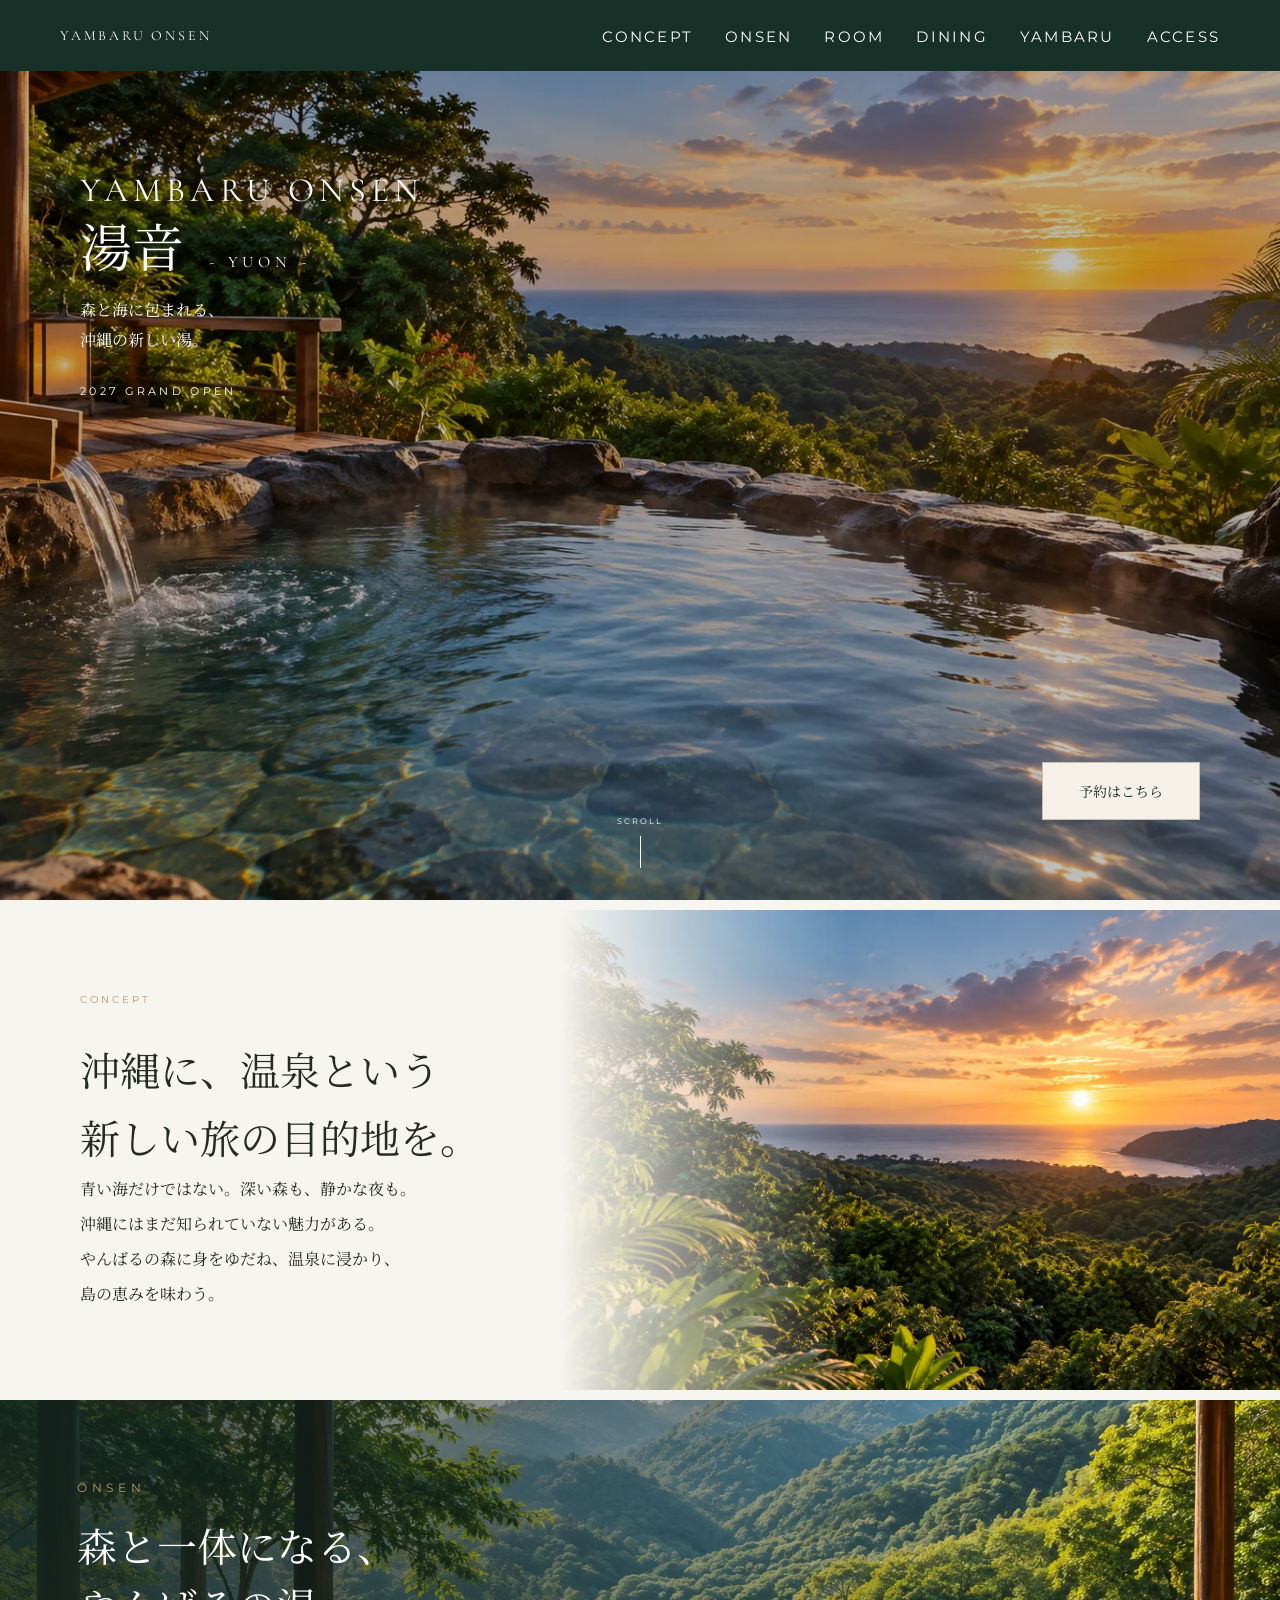
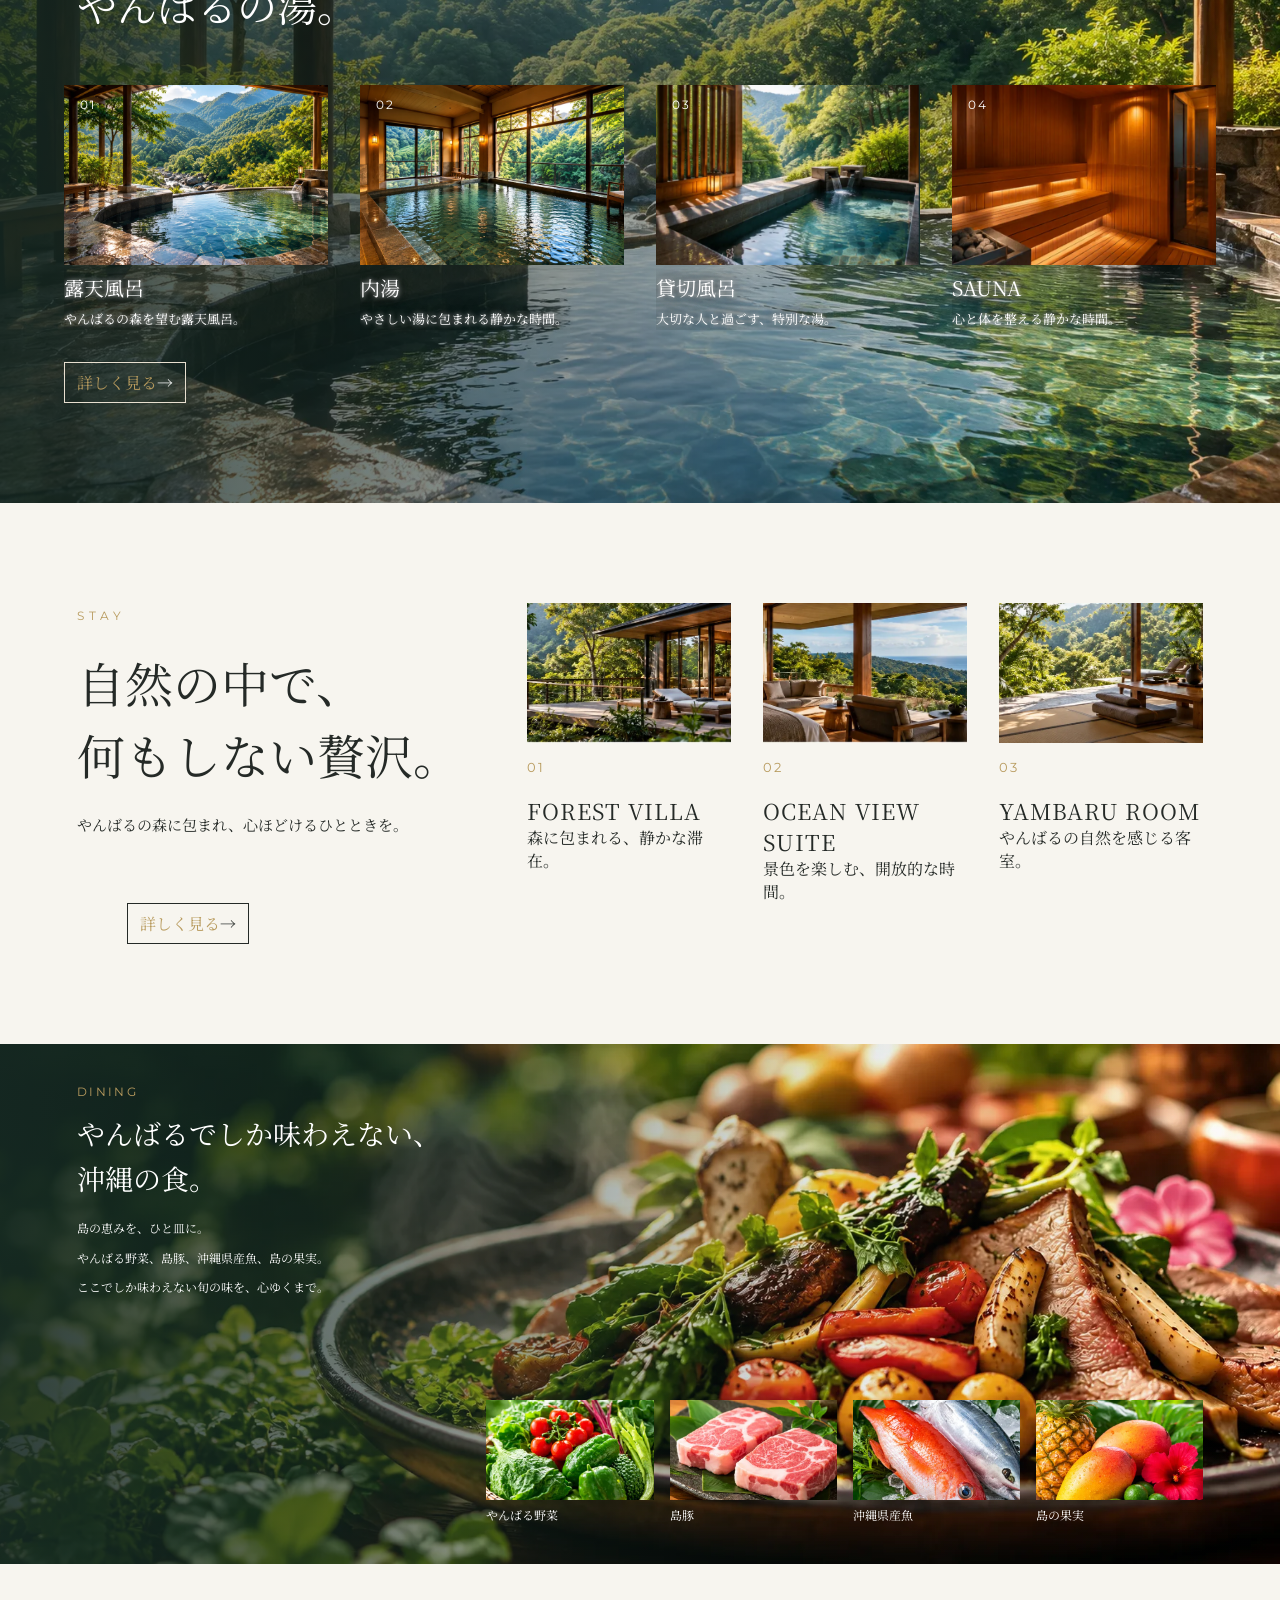
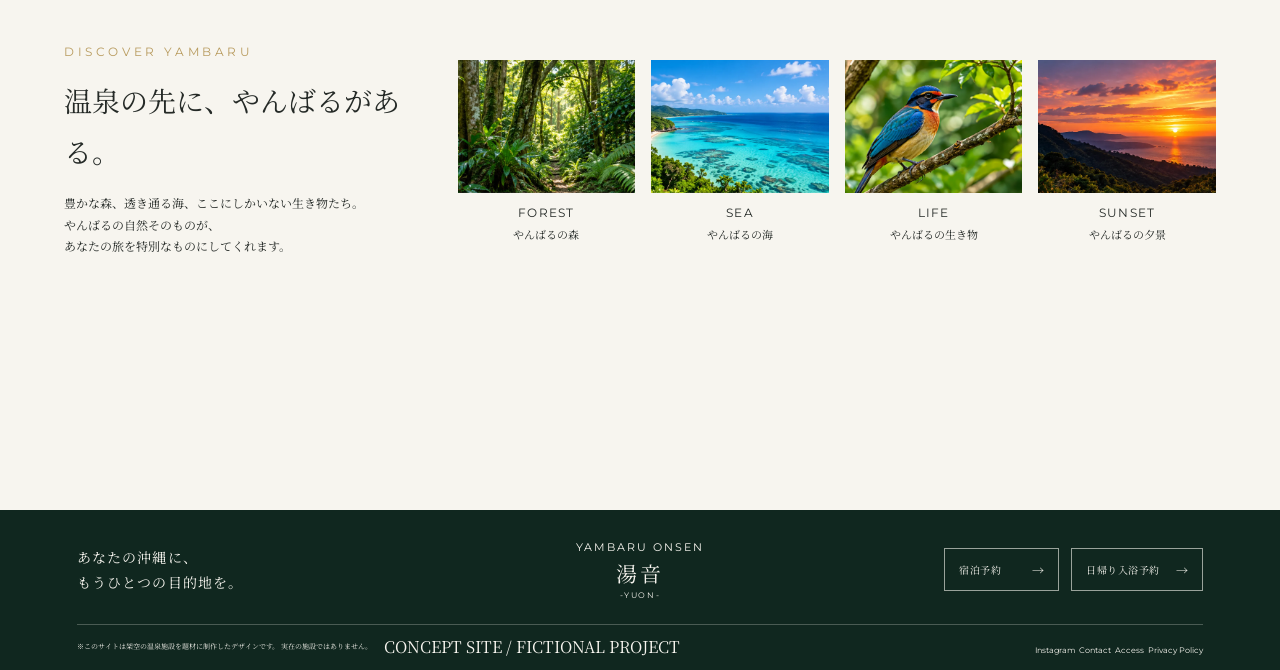
<file: index.html>
<!doctype html>
<html lang="ja">
  <head>
    <meta charset="UTF-8" />

    <meta name="viewport" content="width=device-width, initial-scale=1.0" />

    <title>YAMBARU ONSEN 湯音 -YUON-</title>

    <!-- Google Fonts -->
    <link rel="preconnect" href="https://fonts.googleapis.com" />
    <link rel="preconnect" href="https://fonts.gstatic.com" crossorigin />

    <link
      href="https://fonts.googleapis.com/css2?family=Cormorant+Garamond:wght@400;500;600&family=Montserrat:wght@400;500;600&family=Noto+Serif+JP:wght@400;500;600&display=swap"
      rel="stylesheet"
    />

    <link rel="stylesheet" href="css/style.css" />
  </head>

  <body>
    <header class="header">
      <div class="header__log"><a href="index.html">YAMBARU ONSEN</a></div>
      <button
        class="header__menu-button"
        type="button"
        aria-label="メニューを開く"
        aria-expanded="false"
        aria-controls="global-menu"
      >
        <span></span>
        <span></span>
        <span></span>
      </button>

      <nav class="header__nav" id="global-menu">
        <ul>
          <li>
            <a href="#concept">CONCEPT</a>
          </li>

          <!-- ONSEN -->

          <li class="header__item">
            <a href="#onsen">ONSEN</a>

            <ul class="header__submenu">
              <li><a href="onsen.html">温泉の魅力（一覧）</a></li>

              <li><a href="onsen_roten.html">露天風呂</a></li>

              <li><a href="onsen_uchiyu.html">内湯</a></li>

              <li><a href="onsen_private.html">貸切風呂</a></li>

              <li><a href="onsen_sauna.html">サウナ</a></li>
            </ul>
          </li>

          <!-- ROOM -->

          <li class="header__item">
            <a href="#room">ROOM</a>

            <ul class="header__submenu">
              <li><a href="room.html">客室の魅力（一覧）</a></li>

              <li><a href="room1.html">FOREST VILLA</a></li>

              <li><a href="room2.html">OCEAN VIEW SUITE</a></li>

              <li><a href="room3.html">YAMBARU ROOM</a></li>
            </ul>
          </li>

          <li><a href="#dining">DINING</a></li>

          <li><a href="#yambaru">YAMBARU</a></li>

          <li><a href="#access">ACCESS</a></li>
        </ul>
      </nav>
    </header>

    <main>
      <!-- HERO -->
      <section class="hero fadei">
        <div class="hero__content">
          <p class="hero__en">YAMBARU ONSEN</p>

          <h1 class="hero__title">
            湯音
            <span>- YUON -</span>
          </h1>

          <p class="hero__copy">
            森と海に包まれる、<br />
            沖縄の新しい湯。
          </p>

          <p class="hero__open">2027 GRAND OPEN</p>
        </div>

        <a
          href="https://www.agoda.com/ja-jp/pages/agoda/default/DestinationSearchResult.aspx?selectedproperty=687113&city=106957&hid=687113&site_id=1922867&tag=05ed04e0-a0e7-4f50-bb5f-e3014598de36&gad_source=1&gad_campaignid=23562232077&gbraid=0AAAAA9_WXQrrtv0fdSEYogsLzu8iJBW_f&gclid=CjwKCAjw56zWBhB0EiwAdPOQOb-vtrJ96b-fi80cAa1R2SsXJguCOoIe0drQt0l-YrTKf53rMDIokRoCJPkQAvD_BwE&ds=l0ASq1ZIo%2BGHrIRp&sort=agodaRecommended"
          class="hero__button"
        >
          予約はこちら
        </a>

        <div class="hero__scroll">
          SCROLL
          <span></span>
        </div>
      </section>

      <!-- CONCEPT -->
      <!-- CONCEPT -->
      <section id="concept" class="concept fadein">
        <div class="concept__inner">
          <div class="concept__content">
            <p>CONCEPT</p>

            <h2>
              沖縄に、温泉という<br />
              新しい旅の目的地を。
            </h2>

            <p>
              青い海だけではない。深い森も、静かな夜も。<br />
              沖縄にはまだ知られていない魅力がある。<br />
              やんばるの森に身をゆだね、温泉に浸かり、<br />
              島の恵みを味わう。
            </p>
          </div>

          <div class="concept__image">
            <img src="img/concept.webp" alt="やんばるの森" />
          </div>
        </div>
      </section>

      <!-- ONSEN -->
      <section id="onsen" class="onsen fadein">
        <div class="onsen__visual">
          <div class="onsen__main">
            <img src="img/03_onsen_main.webp" alt="やんばるの温泉" />
          </div>
          <div class="onsen__inner">
            <div class="onsen__header">
              <p>ONSEN</p>

              <h2>
                森と一体になる、<br />

                やんばるの湯。
              </h2>
            </div>
            <div class="onsen__content">
              <div class="onsen__cards">
                <article class="onsen__card">
                  <div class="onsen__image">
                    <a href="onsen_roten.html">
                      <img src="img/onsen-roten.webp" alt="露天風呂" />
                    </a>
                    <p class="onsen__number">01</p>
                  </div>
                  <h3>露天風呂</h3>
                  <p>やんばるの森を望む露天風呂。</p>
                </article>

                <article class="onsen__card">
                  <div class="onsen__image">
                    <a href="onsen_uchiyu.html">
                      <img src="img/onsen-uchiyu.webp" alt="内湯" />
                    </a>
                    <p class="onsen__number">02</p>
                  </div>
                  <h3>内湯</h3>
                  <p>やさしい湯に包まれる静かな時間。</p>
                </article>

                <article class="onsen__card">
                  <div class="onsen__image">
                    <a href="onsen_private.html">
                      <img src="img/onsen-kashikiri.webp" alt="貸切風呂" />
                    </a>
                    <p class="onsen__number">03</p>
                  </div>
                  <h3>貸切風呂</h3>
                  <p>大切な人と過ごす、特別な湯。</p>
                </article>

                <article class="onsen__card">
                  <div class="onsen__image">
                    <a href="onsen_sauna.html">
                      <img src="img/onsen-sauna.webp" alt="サウナ" />
                    </a>
                    <p class="onsen__number">04</p>
                  </div>
                  <h3>SAUNA</h3>
                  <p>心と体を整える静かな時間。</p>
                </article>
                <div class="more">
                  <a href="onsen.html">詳しく見る</a>
                  <p>→</p>
                </div>
              </div>
            </div>
          </div>
        </div>
      </section>
      <!-- STAY -->

      <section id="room" class="stay fadein">
        <div class="stay__inner">
          <div class="stay__header">
            <p>STAY</p>

            <h2>
              自然の中で、<br />

              何もしない贅沢。
            </h2>

            <p class="stay__lead">
              やんばるの森に包まれ、心ほどけるひとときを。
            </p>
          </div>

          <div class="stay__cards">
            <article class="stay__card">
              <div class="stay__image">
                <a href="room1.html">
                  <img
                    src="img/stay_forest_villa.webp"
                    alt="森に包まれたヴィラ"
                  />
                </a>
              </div>

              <p class="stay__number">01</p>

              <h3>FOREST VILLA</h3>

              <p>森に包まれる、静かな滞在。</p>
            </article>

            <article class="stay__card">
              <div class="stay__image">
                <a href="room2.html">
                  <img
                    src="img/stay_ocean_view_suite.webp"
                    alt="自然を望む開放的な客室"
                  />
                </a>
              </div>

              <p class="stay__number">02</p>

              <h3>OCEAN VIEW SUITE</h3>

              <p>景色を楽しむ、開放的な時間。</p>
            </article>

            <article class="stay__card">
              <div class="stay__image">
                <a href="room3.html">
                  <img
                    src="img/stay_yambaru_room.webp"
                    alt="木のぬくもりを感じる客室"
                  />
                </a>
              </div>

              <p class="stay__number">03</p>

              <h3>YAMBARU ROOM</h3>

              <p>やんばるの自然を感じる客室。</p>
            </article>
          </div>
        </div>
        <div class="more">
          <a href="room.html">詳しく見る</a>
          <p>→</p>
        </div>
      </section>
      <!-- DINING -->

      <section id="dining" class="dining fadein">
        <div class="dining__main">
          <img src="img/dining-main.webp" alt="沖縄の食材を使った料理" />
        </div>

        <div class="dining__overlay">
          <div class="dining__header">
            <p>DINING</p>

            <h2>
              やんばるでしか味わえない、<br />

              沖縄の食。
            </h2>

            <div class="dining__text">
              <p>島の恵みを、ひと皿に。</p>

              <p>やんばる野菜、島豚、沖縄県産魚、島の果実。</p>

              <p>ここでしか味わえない旬の味を、心ゆくまで。</p>
            </div>
          </div>

          <div class="dining__cards">
            <article class="dining__card">
              <img src="img/dining-vegetables.webp" alt="やんばる野菜" />

              <p>やんばる野菜</p>
            </article>

            <article class="dining__card">
              <img src="img/dining-pork.webp" alt="島豚" />

              <p>島豚</p>
            </article>

            <article class="dining__card">
              <img src="img/dining-fish.webp" alt="沖縄県産魚" />

              <p>沖縄県産魚</p>
            </article>

            <article class="dining__card">
              <img src="img/dining-fruit.webp" alt="島の果実" />

              <p>島の果実</p>
            </article>
          </div>
        </div>
      </section>

      <!-- YAMBARU -->

      <section id="yambaru" class="yambaru fadein">
        <div class="yambaru__header">
          <p>DISCOVER YAMBARU</p>

          <h2>温泉の先に、やんばるがある。</h2>

          <div class="yambaru__text">
            <p>豊かな森、透き通る海、ここにしかいない生き物たち。</p>

            <p>やんばるの自然そのものが、</p>

            <p>あなたの旅を特別なものにしてくれます。</p>
          </div>
        </div>

        <div class="yambaru__cards">
          <article class="yambaru__card">
            <img src="img/yambaru-forest.webp" alt="やんばるの森" />

            <h3>FOREST</h3>

            <p>やんばるの森</p>
          </article>

          <article class="yambaru__card">
            <img src="img/yambaru-sea.webp" alt="やんばるの海" />

            <h3>SEA</h3>

            <p>やんばるの海</p>
          </article>

          <article class="yambaru__card">
            <img src="img/yambaru-life.webp" alt="やんばるの生き物" />

            <h3>LIFE</h3>

            <p>やんばるの生き物</p>
          </article>

          <article class="yambaru__card">
            <img src="img/yambaru-sunset.webp" alt="やんばるの夕景" />

            <h3>SUNSET</h3>

            <p>やんばるの夕景</p>
          </article>
        </div>
      </section>

      <!-- NEWS / ACCESS -->

      <section id="access" class="information fadein">
        <!-- NEWS -->

        <div class="information__news">
          <div class="information__heading">
            <h2>NEWS</h2>

            <span></span>
          </div>

          <ul class="information__list">
            <li>
              <time datetime="2027-04-01">2027.04.01</time>

              <p>YAMBARU ONSEN 湯音 グランドオープンのお知らせ</p>
            </li>

            <li>
              <time datetime="2027-03-15">2027.03.15</time>

              <p>プレオープンの予約受付開始</p>
            </li>

            <li>
              <time datetime="2027-02-20">2027.02.20</time>

              <p>公式サイトをオープンしました</p>
            </li>
          </ul>

          <a href="#" class="information__button">
            一覧を見る

            <span>→</span>
          </a>
        </div>

        <!-- ACCESS -->

        <div class="information__access">
          <div class="information__heading">
            <h2>ACCESS</h2>

            <span></span>
          </div>

          <p class="information__address">📍 沖縄県国頭郡国頭村</p>

          <p class="information__route">🚘 那覇空港から車で約1時間30分</p>

          <a href="#" class="information__button">
            詳しく見る

            <span>→</span>
          </a>
        </div>

        <!-- MAP -->

        <div class="information__map">
          <iframe
            src="https://www.google.com/maps/embed?pb=!1m14!1m12!1m3!1d21592.784091579375!2d128.1802059432371!3d26.736724269587036!2m3!1f0!2f0!3f0!3m2!1i1024!2i768!4f13.1!5e0!3m2!1sja!2sjp!4v1792063720968!5m2!1sja!2sjp"
            width="600"
            height="450"
            style="border: 0"
            allowfullscreen=""
            loading="lazy"
            referrerpolicy="strict-origin-when-cross-origin"
          ></iframe>
        </div>
      </section>
    </main>

    <footer class="footer">
      <!-- メインエリア -->
      <div class="footer__main">
        <!-- 左側：キャッチコピー -->
        <div class="footer__message">
          <p>
            あなたの沖縄に、<br />
            もうひとつの目的地を。
          </p>
        </div>

        <!-- 中央：ロゴ -->
        <div class="footer__logo">
          <p class="footer__brand">YAMBARU ONSEN</p>
          <h2>湯音</h2>
          <span>-YUON-</span>
        </div>

        <!-- 右側：予約ボタン -->
        <div class="footer__buttons">
          <a href="#" class="footer__button"> 宿泊予約 <span>→</span> </a>

          <a href="#" class="footer__button"> 日帰り入浴予約 <span>→</span> </a>
        </div>
      </div>

      <!-- 下部エリア -->
      <div class="footer__bottom">
        <div class="footer__copyright">
          <p>
            ※このサイトは架空の温泉施設を題材に制作したデザインです。
            実在の施設ではありません。
          </p>
          <span>CONCEPT SITE / FICTIONAL PROJECT</span>
        </div>

        <nav class="footer__links">
          <a href="#">Instagram</a>
          <a href="#contact">Contact</a>
          <a href="#access">Access</a>
          <a href="#privacy">Privacy Policy</a>
        </nav>
      </div>
    </footer>
    <script src="https://ajax.googleapis.com/ajax/libs/jquery/3.5.1/jquery.min.js"></script>
    <script src="js/main.js"></script>
  </body>
</html>
</file>
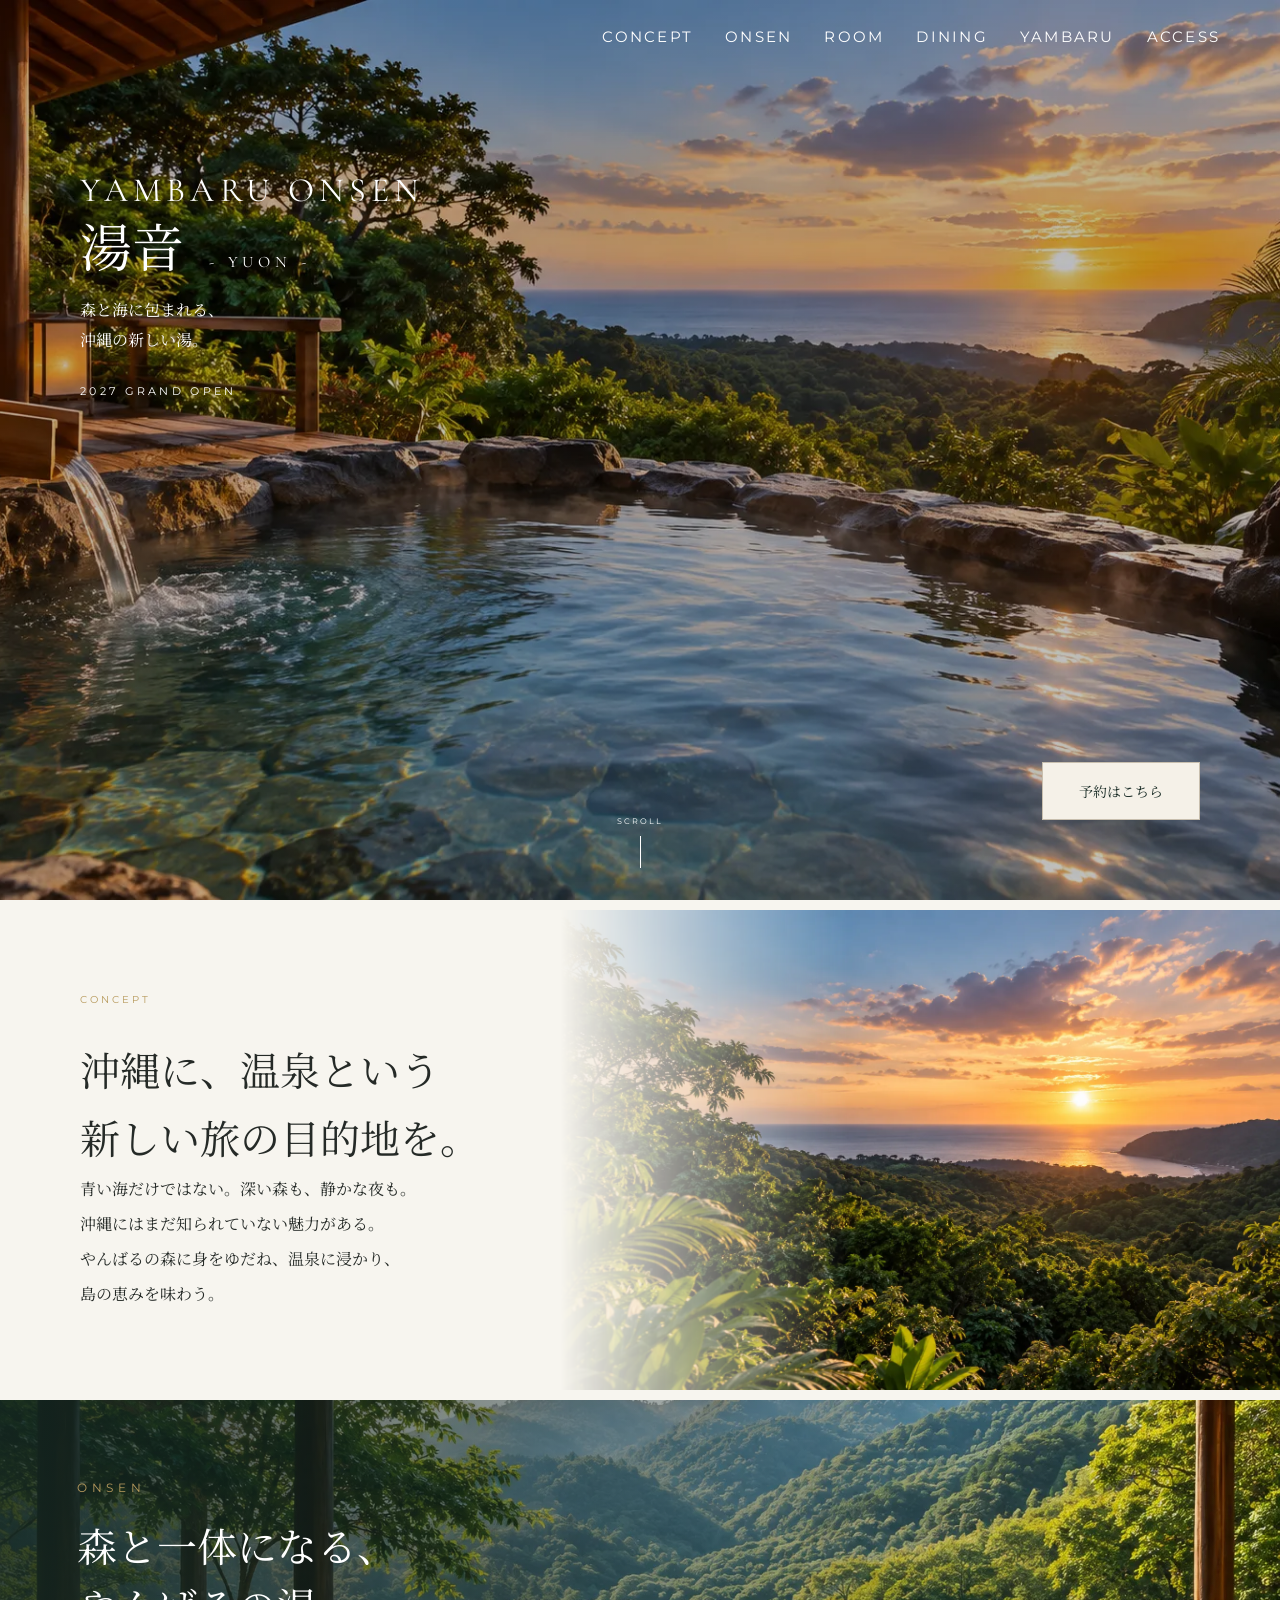
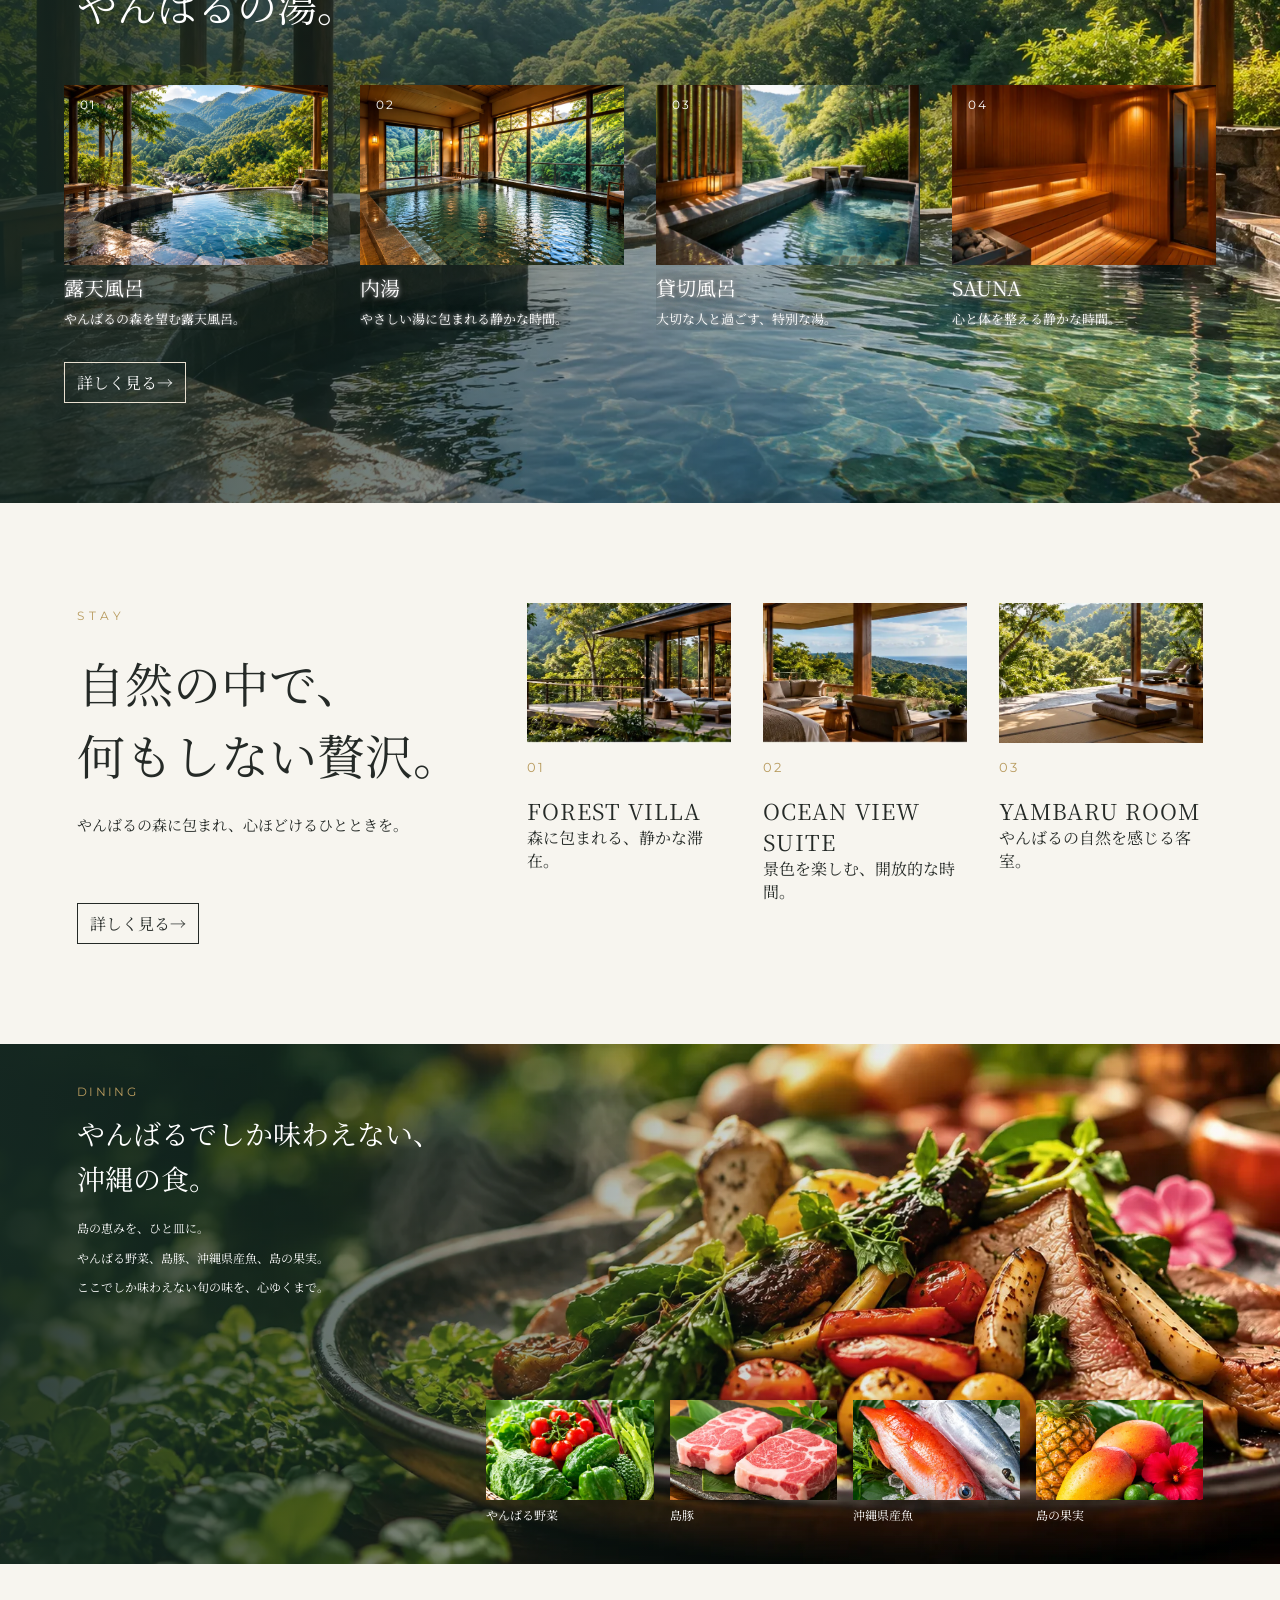
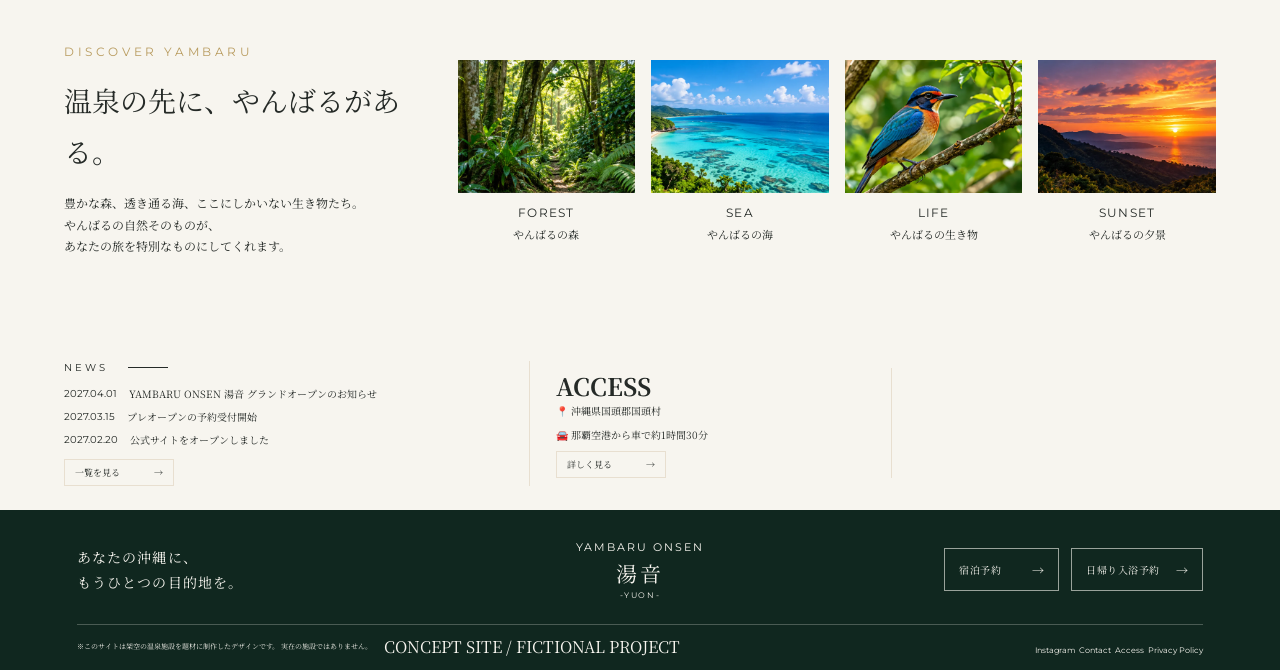
<file: ヤンバル温泉/index.html>
<!doctype html>
<html lang="ja">
  <head>
    <meta charset="UTF-8" />

    <meta name="viewport" content="width=device-width, initial-scale=1.0" />

    <title>YAMBARU ONSEN 湯音 -YUON-</title>

    <!-- Google Fonts -->
    <link rel="preconnect" href="https://fonts.googleapis.com" />
    <link rel="preconnect" href="https://fonts.gstatic.com" crossorigin />

    <link
      href="https://fonts.googleapis.com/css2?family=Cormorant+Garamond:wght@400;500;600&family=Montserrat:wght@400;500;600&family=Noto+Serif+JP:wght@400;500;600&display=swap"
      rel="stylesheet"
    />

    <link rel="stylesheet" href="css/style.css" />
  </head>

  <body>
    <header class="header">
      <!-- <div class="header__logo">YAMBARU ONSEN</div> -->
      <button
        class="header__menu-button"
        type="button"
        aria-label="メニューを開く"
        aria-expanded="false"
        aria-controls="global-menu"
      >
        <span></span>
        <span></span>
        <span></span>
      </button>

      <nav class="header__nav" id="global-menu">
        <ul>
          <li>
            <a href="#concept">CONCEPT</a>
          </li>

          <!-- ONSEN -->

          <li class="header__item">
            <a href="#onsen">ONSEN</a>

            <ul class="header__submenu">
              <li><a href="onsen.html">温泉の魅力（一覧）</a></li>

              <li><a href="onsen_roten.html">露天風呂</a></li>

              <li><a href="onsen_uchiyu.html">内湯</a></li>

              <li><a href="onsen_private.html">貸切風呂</a></li>

              <li><a href="onsen_sauna.html">サウナ</a></li>
            </ul>
          </li>

          <!-- ROOM -->

          <li class="header__item">
            <a href="#room">ROOM</a>

            <ul class="header__submenu">
              <li><a href="room.html">客室の魅力（一覧）</a></li>

              <li><a href="room1.html">FOREST VILLA</a></li>

              <li><a href="room2.html">OCEAN VIEW SUITE</a></li>

              <li><a href="room3.html">YAMBARU ROOM</a></li>
            </ul>
          </li>

          <li><a href="#dining">DINING</a></li>

          <li><a href="#yambaru">YAMBARU</a></li>

          <li><a href="#access">ACCESS</a></li>
        </ul>
      </nav>
    </header>

    <main>
      <!-- HERO -->
      <section class="hero">
        <div class="hero__content">
          <p class="hero__en">YAMBARU ONSEN</p>

          <h1 class="hero__title">
            湯音
            <span>- YUON -</span>
          </h1>

          <p class="hero__copy">
            森と海に包まれる、<br />
            沖縄の新しい湯。
          </p>

          <p class="hero__open">2027 GRAND OPEN</p>
        </div>

        <a
          href="https://www.agoda.com/ja-jp/pages/agoda/default/DestinationSearchResult.aspx?selectedproperty=687113&city=106957&hid=687113&site_id=1922867&tag=05ed04e0-a0e7-4f50-bb5f-e3014598de36&gad_source=1&gad_campaignid=23562232077&gbraid=0AAAAA9_WXQrrtv0fdSEYogsLzu8iJBW_f&gclid=CjwKCAjw56zWBhB0EiwAdPOQOb-vtrJ96b-fi80cAa1R2SsXJguCOoIe0drQt0l-YrTKf53rMDIokRoCJPkQAvD_BwE&ds=l0ASq1ZIo%2BGHrIRp&sort=agodaRecommended"
          class="hero__button"
        >
          予約はこちら
        </a>

        <div class="hero__scroll">
          SCROLL
          <span></span>
        </div>
      </section>

      <!-- CONCEPT -->
      <!-- CONCEPT -->
      <section id="concept" class="concept">
        <div class="concept__inner">
          <div class="concept__content">
            <p>CONCEPT</p>

            <h2>
              沖縄に、温泉という<br />
              新しい旅の目的地を。
            </h2>

            <p>
              青い海だけではない。深い森も、静かな夜も。<br />
              沖縄にはまだ知られていない魅力がある。<br />
              やんばるの森に身をゆだね、温泉に浸かり、<br />
              島の恵みを味わう。
            </p>
          </div>

          <div class="concept__image">
            <img src="img/concept.webp" alt="やんばるの森" />
          </div>
        </div>
      </section>

      <!-- ONSEN -->
      <section id="onsen" class="onsen">
        <div class="onsen__visual">
          <div class="onsen__main">
            <img src="img/03_onsen_main.webp" alt="やんばるの温泉" />
          </div>
          <div class="onsen__inner">
            <div class="onsen__header">
              <p>ONSEN</p>

              <h2>
                森と一体になる、<br />

                やんばるの湯。
              </h2>
            </div>
            <div class="onsen__content">
              <div class="onsen__cards">
                <article class="onsen__card">
                  <div class="onsen__image">
                    <a href="onsen_roten.html">
                      <img src="img/onsen-roten.webp" alt="露天風呂" />
                    </a>
                    <p class="onsen__number">01</p>
                  </div>
                  <h3>露天風呂</h3>
                  <p>やんばるの森を望む露天風呂。</p>
                </article>

                <article class="onsen__card">
                  <div class="onsen__image">
                    <a href="onsen_uchiyu.html">
                      <img src="img/onsen-uchiyu.webp" alt="内湯" />
                    </a>
                    <p class="onsen__number">02</p>
                  </div>
                  <h3>内湯</h3>
                  <p>やさしい湯に包まれる静かな時間。</p>
                </article>

                <article class="onsen__card">
                  <div class="onsen__image">
                    <a href="onsen_private.html">
                      <img src="img/onsen-kashikiri.webp" alt="貸切風呂" />
                    </a>
                    <p class="onsen__number">03</p>
                  </div>
                  <h3>貸切風呂</h3>
                  <p>大切な人と過ごす、特別な湯。</p>
                </article>

                <article class="onsen__card">
                  <div class="onsen__image">
                    <a href="onsen_sauna.html">
                      <img src="img/onsen-sauna.webp" alt="サウナ" />
                    </a>
                    <p class="onsen__number">04</p>
                  </div>
                  <h3>SAUNA</h3>
                  <p>心と体を整える静かな時間。</p>
                </article>
                <div class="more">
                  <a href="onsen.html">詳しく見る</a>
                  <p>→</p>
                </div>
              </div>
            </div>
          </div>
        </div>
      </section>
      <!-- STAY -->

      <section id="room" class="stay">
        <div class="stay__inner">
          <div class="stay__header">
            <p>STAY</p>

            <h2>
              自然の中で、<br />

              何もしない贅沢。
            </h2>

            <p class="stay__lead">
              やんばるの森に包まれ、心ほどけるひとときを。
            </p>
          </div>

          <div class="stay__cards">
            <article class="stay__card">
              <div class="stay__image">
                <a href="room1.html">
                  <img
                    src="img/stay_forest_villa.webp"
                    alt="森に包まれたヴィラ"
                  />
                </a>
              </div>

              <p class="stay__number">01</p>

              <h3>FOREST VILLA</h3>

              <p>森に包まれる、静かな滞在。</p>
            </article>

            <article class="stay__card">
              <div class="stay__image">
                <a href="room2.html">
                  <img
                    src="img/stay_ocean_view_suite.webp"
                    alt="自然を望む開放的な客室"
                  />
                </a>
              </div>

              <p class="stay__number">02</p>

              <h3>OCEAN VIEW SUITE</h3>

              <p>景色を楽しむ、開放的な時間。</p>
            </article>

            <article class="stay__card">
              <div class="stay__image">
                <a href="room3.html">
                  <img
                    src="img/stay_yambaru_room.webp"
                    alt="木のぬくもりを感じる客室"
                  />
                </a>
              </div>

              <p class="stay__number">03</p>

              <h3>YAMBARU ROOM</h3>

              <p>やんばるの自然を感じる客室。</p>
            </article>
          </div>
        </div>
        <div class="more">
          <a href="room.html">詳しく見る</a>
          <p>→</p>
        </div>
      </section>
      <!-- DINING -->

      <section id="dining" class="dining">
        <div class="dining__main">
          <img src="img/dining-main.webp" alt="沖縄の食材を使った料理" />
        </div>

        <div class="dining__overlay">
          <div class="dining__header">
            <p>DINING</p>

            <h2>
              やんばるでしか味わえない、<br />

              沖縄の食。
            </h2>

            <div class="dining__text">
              <p>島の恵みを、ひと皿に。</p>

              <p>やんばる野菜、島豚、沖縄県産魚、島の果実。</p>

              <p>ここでしか味わえない旬の味を、心ゆくまで。</p>
            </div>
          </div>

          <div class="dining__cards">
            <article class="dining__card">
              <img src="img/dining-vegetables.webp" alt="やんばる野菜" />

              <p>やんばる野菜</p>
            </article>

            <article class="dining__card">
              <img src="img/dining-pork.webp" alt="島豚" />

              <p>島豚</p>
            </article>

            <article class="dining__card">
              <img src="img/dining-fish.webp" alt="沖縄県産魚" />

              <p>沖縄県産魚</p>
            </article>

            <article class="dining__card">
              <img src="img/dining-fruit.webp" alt="島の果実" />

              <p>島の果実</p>
            </article>
          </div>
        </div>
      </section>

      <!-- YAMBARU -->

      <section id="yambaru" class="yambaru">
        <div class="yambaru__header">
          <p>DISCOVER YAMBARU</p>

          <h2>温泉の先に、やんばるがある。</h2>

          <div class="yambaru__text">
            <p>豊かな森、透き通る海、ここにしかいない生き物たち。</p>

            <p>やんばるの自然そのものが、</p>

            <p>あなたの旅を特別なものにしてくれます。</p>
          </div>
        </div>

        <div class="yambaru__cards">
          <article class="yambaru__card">
            <img src="img/yambaru-forest.webp" alt="やんばるの森" />

            <h3>FOREST</h3>

            <p>やんばるの森</p>
          </article>

          <article class="yambaru__card">
            <img src="img/yambaru-sea.webp" alt="やんばるの海" />

            <h3>SEA</h3>

            <p>やんばるの海</p>
          </article>

          <article class="yambaru__card">
            <img src="img/yambaru-life.webp" alt="やんばるの生き物" />

            <h3>LIFE</h3>

            <p>やんばるの生き物</p>
          </article>

          <article class="yambaru__card">
            <img src="img/yambaru-sunset.webp" alt="やんばるの夕景" />

            <h3>SUNSET</h3>

            <p>やんばるの夕景</p>
          </article>
        </div>
      </section>

      <!-- NEWS / ACCESS -->

      <section id="access" class="information">
        <!-- NEWS -->

        <div class="information__news">
          <div class="information__heading">
            <h2>NEWS</h2>

            <span></span>
          </div>

          <ul class="information__list">
            <li>
              <time datetime="2027-04-01">2027.04.01</time>

              <p>YAMBARU ONSEN 湯音 グランドオープンのお知らせ</p>
            </li>

            <li>
              <time datetime="2027-03-15">2027.03.15</time>

              <p>プレオープンの予約受付開始</p>
            </li>

            <li>
              <time datetime="2027-02-20">2027.02.20</time>

              <p>公式サイトをオープンしました</p>
            </li>
          </ul>

          <a href="#" class="information__button">
            一覧を見る

            <span>→</span>
          </a>
        </div>

        <!-- ACCESS -->

        <div class="information__access">
          <div class="information__heading">
            <h2>ACCESS</h2>

            <span></span>
          </div>

          <p class="information__address">📍 沖縄県国頭郡国頭村</p>

          <p class="information__route">🚘 那覇空港から車で約1時間30分</p>

          <a href="#" class="information__button">
            詳しく見る

            <span>→</span>
          </a>
        </div>

        <!-- MAP -->

        <div class="information__map">
          <iframe
            src="https://www.google.com/maps/embed?pb=!1m14!1m12!1m3!1d21592.784091579375!2d128.1802059432371!3d26.736724269587036!2m3!1f0!2f0!3f0!3m2!1i1024!2i768!4f13.1!5e0!3m2!1sja!2sjp!4v1792063720968!5m2!1sja!2sjp"
            width="600"
            height="450"
            style="border: 0"
            allowfullscreen=""
            loading="lazy"
            referrerpolicy="strict-origin-when-cross-origin"
          ></iframe>
        </div>
      </section>
    </main>

    <footer class="footer">
      <!-- メインエリア -->
      <div class="footer__main">
        <!-- 左側：キャッチコピー -->
        <div class="footer__message">
          <p>
            あなたの沖縄に、<br />
            もうひとつの目的地を。
          </p>
        </div>

        <!-- 中央：ロゴ -->
        <div class="footer__logo">
          <p class="footer__brand">YAMBARU ONSEN</p>
          <h2>湯音</h2>
          <span>-YUON-</span>
        </div>

        <!-- 右側：予約ボタン -->
        <div class="footer__buttons">
          <a href="#" class="footer__button"> 宿泊予約 <span>→</span> </a>

          <a href="#" class="footer__button"> 日帰り入浴予約 <span>→</span> </a>
        </div>
      </div>

      <!-- 下部エリア -->
      <div class="footer__bottom">
        <div class="footer__copyright">
          <p>
            ※このサイトは架空の温泉施設を題材に制作したデザインです。
            実在の施設ではありません。
          </p>
          <span>CONCEPT SITE / FICTIONAL PROJECT</span>
        </div>

        <nav class="footer__links">
          <a href="#">Instagram</a>
          <a href="#contact">Contact</a>
          <a href="#access">Access</a>
          <a href="#privacy">Privacy Policy</a>
        </nav>
      </div>
    </footer>
    <script src="js/main.js"></script>
  </body>
</html>
</file>
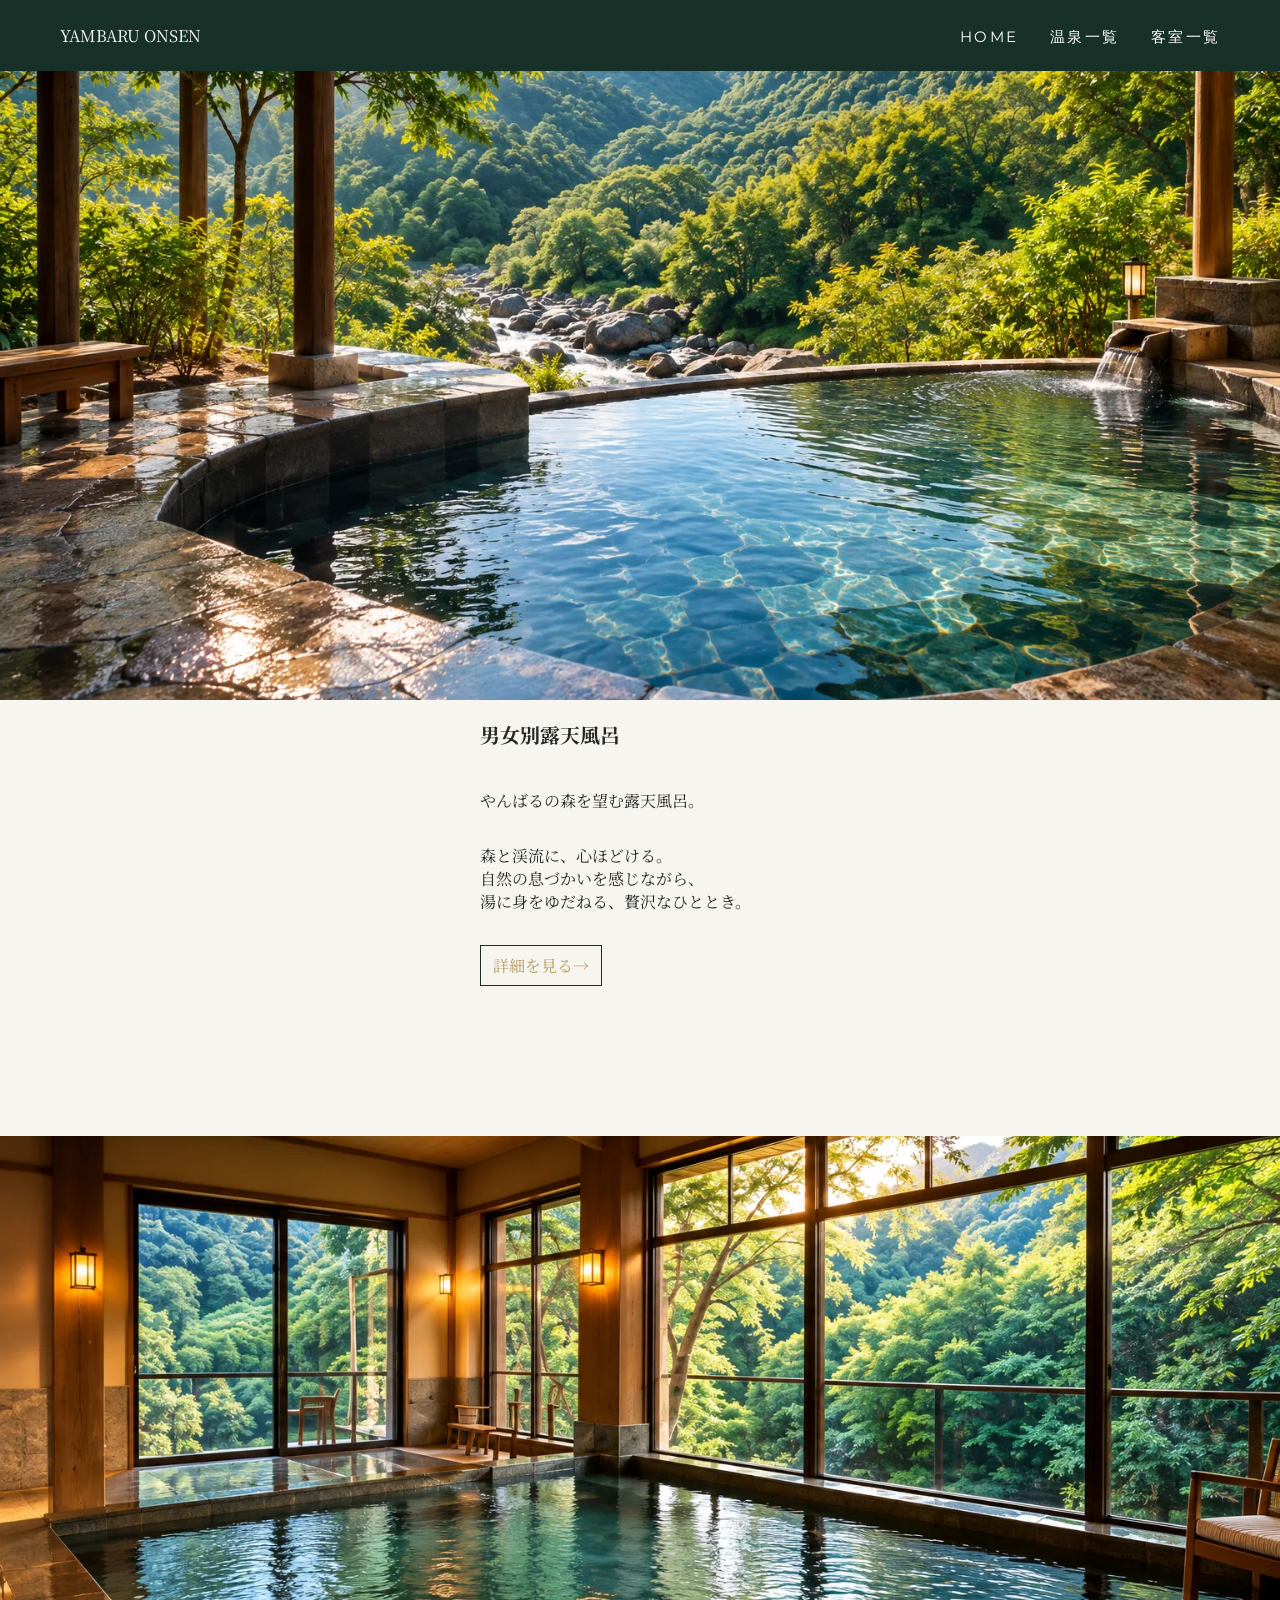
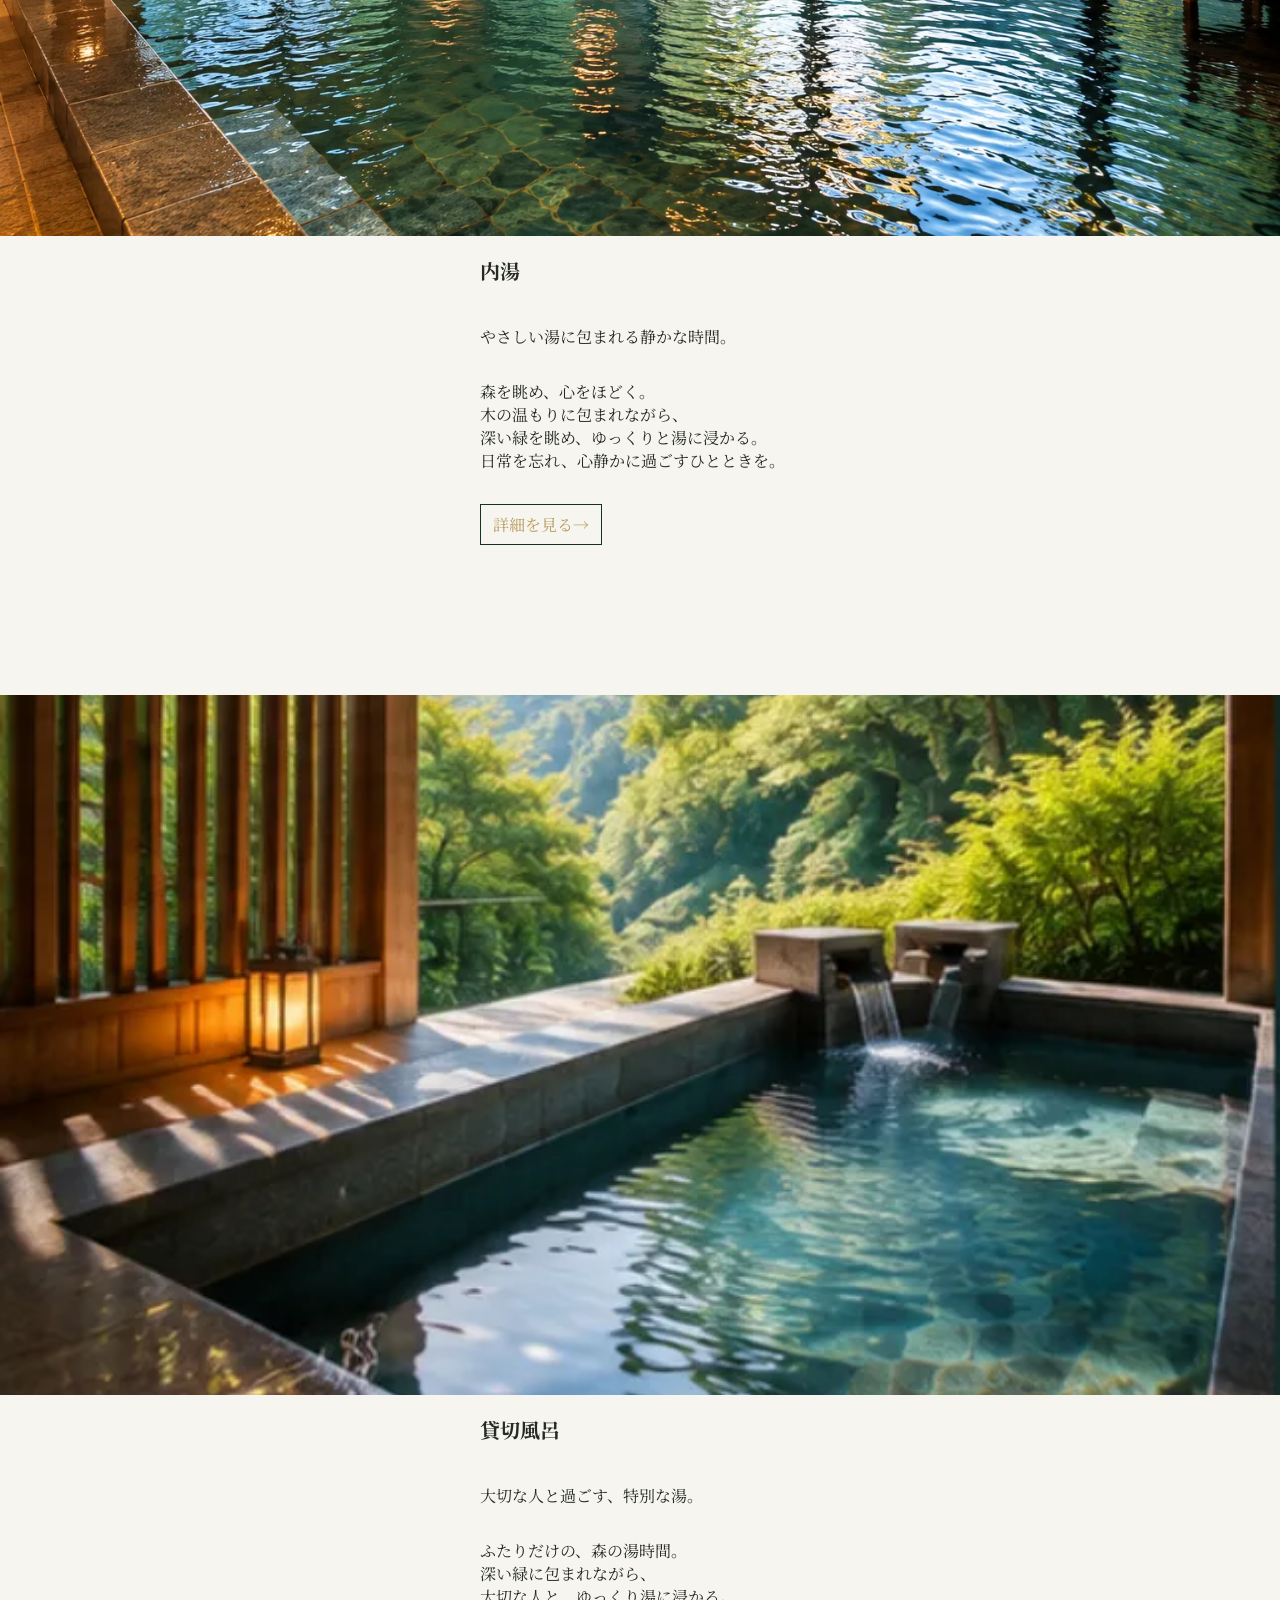
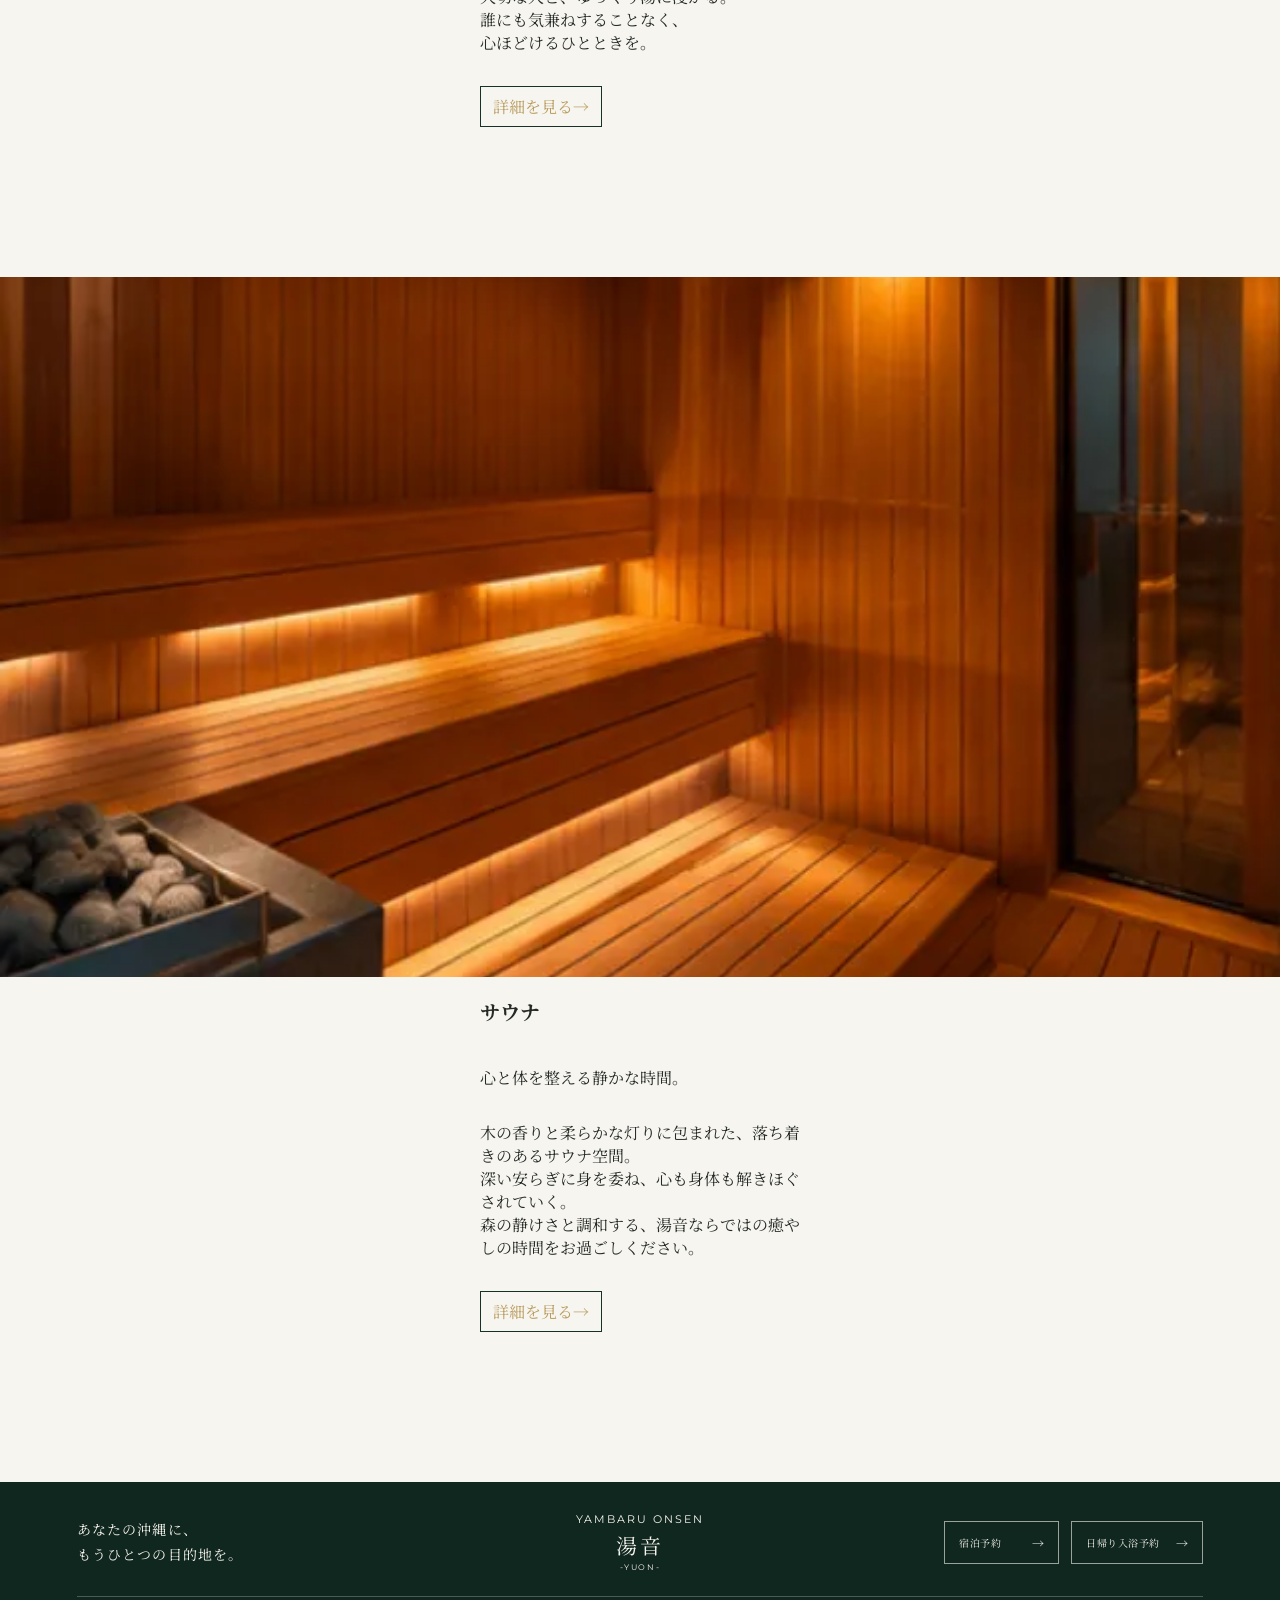
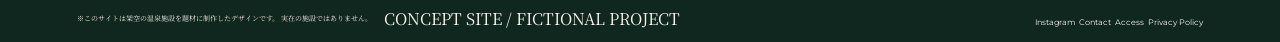
<file: onsen.html>
<!doctype html>
<html lang="ja">
  <head>
    <meta charset="UTF-8" />

    <meta name="viewport" content="width=device-width, initial-scale=1.0" />

    <title>YAMBARU ONSEN 湯音 -YUON-</title>

    <!-- Google Fonts -->
    <link rel="preconnect" href="https://fonts.googleapis.com" />
    <link rel="preconnect" href="https://fonts.gstatic.com" crossorigin />

    <link
      href="https://fonts.googleapis.com/css2?family=Cormorant+Garamond:wght@400;500;600&family=Montserrat:wght@400;500;600&family=Noto+Serif+JP:wght@400;500;600&display=swap"
      rel="stylesheet"
    />

    <link rel="stylesheet" href="css/style.css" />
  </head>

  <body>
    <header class="header header-detail" >
      <div class="header__logo"><a href="index.html">YAMBARU ONSEN</a></div>
      <button
        class="header__menu-button"
        type="button"
        aria-label="メニューを開く"
        aria-expanded="false"
        aria-controls="global-menu"
      >
        <span></span>
        <span></span>
        <span></span>
      </button>
            <nav class="header__nav" id="global-menu">
        <ul>
          <li><a href="index.html">HOME</a></li>
          <li><a href="onsen.html">温泉一覧</a></li>
          <li><a href="room.html">客室一覧</a></li>
        </ul>
        </nav>


    </header>
    <main>
      <!-- <h1 class="onsen1_title">温泉 ONSEN</h1> -->
      <section class="onsen1">
        <div class="onsen_visual">
          <img src="img/onsen-roten.webp" alt="" />
        </div>
        <div class="onsen_text fadein">
          <h2 class="sub_title">男女別露天風呂</h2>
          <p>やんばるの森を望む露天風呂。</p>
          <p>
            森と渓流に、心ほどける。<br />
            自然の息づかいを感じながら、<br />
            湯に身をゆだねる、贅沢なひととき。
          </p>
          <div class="more">
            <a href="onsen_roten.html">詳細を見る→</a>
          </div>
        </div>
      </section>
      <section class="onsen1">
        <div class="onsen_visual fadein">
          <img src="img/onsen-uchiyu.webp" alt="" />
        </div>
        <div class="onsen_text fadein">
          <h2 class="sub_title">内湯</h2>
          <p>やさしい湯に包まれる静かな時間。</p>
          <p>
            森を眺め、心をほどく。<br />
            木の温もりに包まれながら、<br />
            深い緑を眺め、ゆっくりと湯に浸かる。<br />
            日常を忘れ、心静かに過ごすひとときを。
          </p>
          <div class="more">
            <a href="onsen_uchiyu.html">詳細を見る→</a>
          </div>
        </div>
      </section>
      <section class="onsen1">
        <div class="onsen_visual fadein">
          <img src="img/onsen-kashikiri.webp" alt="" />
        </div>
        <div class="onsen_text fadein">
          <h2 class="sub_title">貸切風呂</h2>
          <p>大切な人と過ごす、特別な湯。</p>
          <p>
            ふたりだけの、森の湯時間。<br />
            深い緑に包まれながら、<br />
            大切な人と、ゆっくり湯に浸かる。<br />
            誰にも気兼ねすることなく、<br />
            心ほどけるひとときを。
          </p>
          <div class="more">
            <a href="onsen_private.html">詳細を見る→</a>
          </div>
        </div>
      </section>
      <section class="onsen1">
        <div class="onsen_visual fadein">
          <img src="img/onsen-sauna.webp" alt="" />
        </div>
        <div class="onsen_text fadein">
          <h2 class="sub_title">サウナ</h2>
          <p>心と体を整える静かな時間。</p>
          <p>
            木の香りと柔らかな灯りに包まれた、落ち着きのあるサウナ空間。<br />
            深い安らぎに身を委ね、心も身体も解きほぐされていく。<br />
            森の静けさと調和する、湯音ならではの癒やしの時間をお過ごしください。
          </p>
          <div class="more">
            <a href="onsen_sauna.html">詳細を見る→</a>
          </div>
        </div>
      </section>
    </main>
    <footer class="footer">
      <!-- メインエリア -->
      <div class="footer__main">
        <!-- 左側：キャッチコピー -->
        <div class="footer__message">
          <p>
            あなたの沖縄に、<br />
            もうひとつの目的地を。
          </p>
        </div>

        <!-- 中央：ロゴ -->
        <div class="footer__logo">
          <p class="footer__brand">YAMBARU ONSEN</p>
          <h2>湯音</h2>
          <span>-YUON-</span>
        </div>

        <!-- 右側：予約ボタン -->
        <div class="footer__buttons">
          <a href="#" class="footer__button"> 宿泊予約 <span>→</span> </a>

          <a href="#" class="footer__button"> 日帰り入浴予約 <span>→</span> </a>
        </div>
      </div>

      <!-- 下部エリア -->
      <div class="footer__bottom">
        <div class="footer__copyright">
          <p>
            ※このサイトは架空の温泉施設を題材に制作したデザインです。
            実在の施設ではありません。
          </p>
          <span>CONCEPT SITE / FICTIONAL PROJECT</span>
        </div>

        <nav class="footer__links">
          <a href="#">Instagram</a>
          <a href="#contact">Contact</a>
          <a href="#access">Access</a>
          <a href="#privacy">Privacy Policy</a>
        </nav>
      </div>
    </footer>
    <script src="https://ajax.googleapis.com/ajax/libs/jquery/3.5.1/jquery.min.js"></script>
    <script src="js/main.js"></script>
  </body>
</html>
</file>
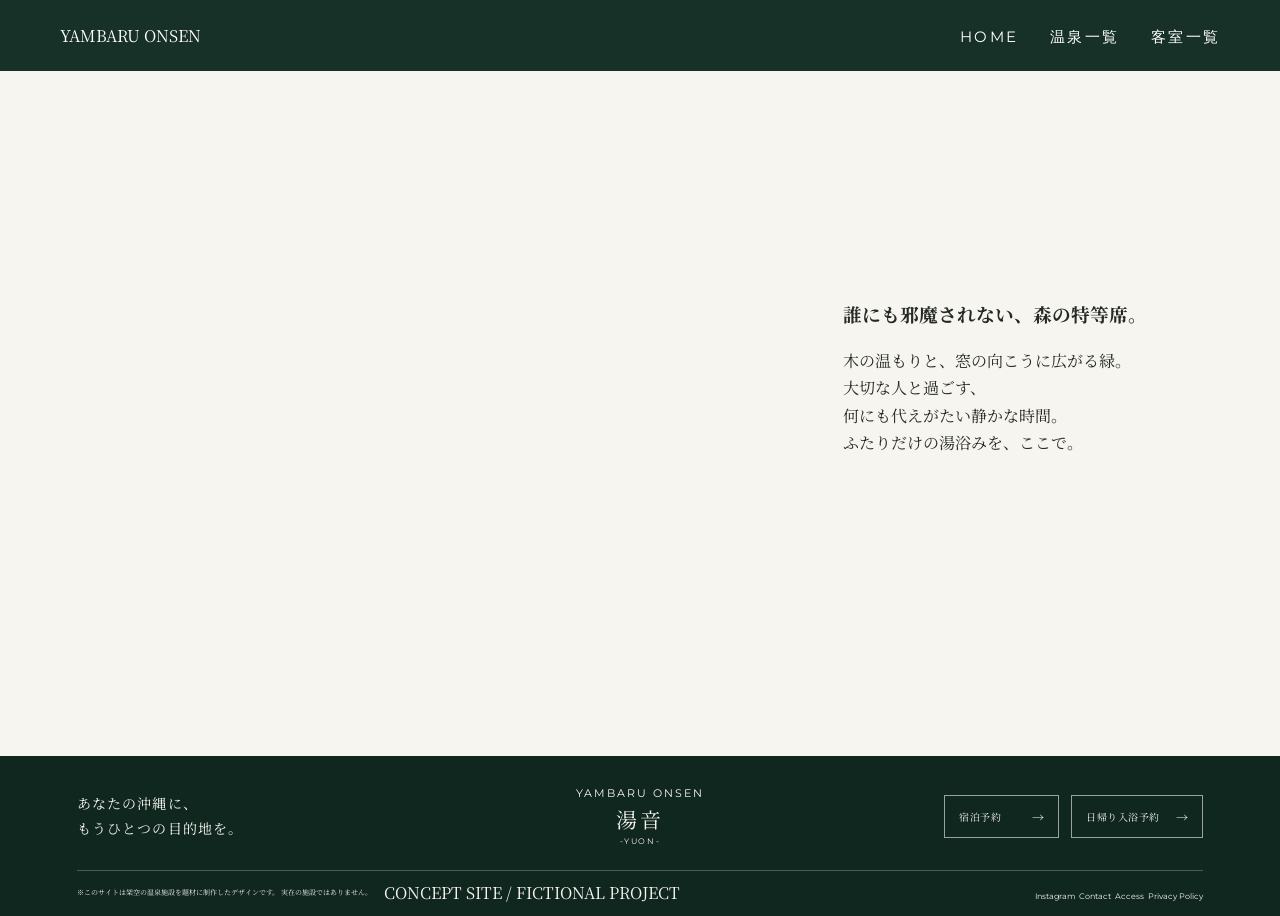
<file: onsen_private.html>
<!doctype html>
<html lang="ja">
  <head>
    <meta charset="UTF-8" />

    <meta name="viewport" content="width=device-width, initial-scale=1.0" />

    <title>YAMBARU ONSEN 湯音 -YUON-</title>

    <!-- Google Fonts -->
    <link rel="preconnect" href="https://fonts.googleapis.com" />
    <link rel="preconnect" href="https://fonts.gstatic.com" crossorigin />

    <link
      href="https://fonts.googleapis.com/css2?family=Cormorant+Garamond:wght@400;500;600&family=Montserrat:wght@400;500;600&family=Noto+Serif+JP:wght@400;500;600&display=swap"
      rel="stylesheet"
    />

    <link rel="stylesheet" href="css/style.css" />
  </head>
  <body>
    <header class="header header-detail" >
      <div class="header__logo"><a href="index.html">YAMBARU ONSEN</a></div>
      <button
        class="header__menu-button"
        type="button"
        aria-label="メニューを開く"
        aria-expanded="false"
        aria-controls="global-menu"
      >
        <span></span>
        <span></span>
        <span></span>
      </button>
            <nav class="header__nav" id="global-menu">
        <ul>
          <li><a href="index.html">HOME</a></li>
          <li><a href="onsen.html">温泉一覧</a></li>
          <li><a href="room.html">客室一覧</a></li>
        </ul>
        </nav>


    </header>
    <main>
      <!-- <h1 class="more_title">貸切風呂</h1> -->
      <div class="top">
        <div class="slideshow">
          <img src="img/kasikiri1.webp" alt="" class="slideimg" />
          <img src="img/kasikiri2.webp" alt="" class="slideimg" />
          <img src="img/kasikiri3.webp" alt="" class="slideimg" />
          <img src="img/onsen-kashikiri.webp" alt="" class="slideimg" />
          <img src="img/kasikiri4.webp" alt="" class="slideimg" />
        </div>
        <div class="visual_text">
          <h3>誰にも邪魔されない、森の特等席。</h3>
          <p>
           木の温もりと、窓の向こうに広がる緑。<br />
            大切な人と過ごす、<br />
            何にも代えがたい静かな時間。<br />
            ふたりだけの湯浴みを、ここで。
          </p>
        </div>
      </div>
    </main>
    <footer class="footer">
      <!-- メインエリア -->
      <div class="footer__main">
        <!-- 左側：キャッチコピー -->
        <div class="footer__message">
          <p>
            あなたの沖縄に、<br />
            もうひとつの目的地を。
          </p>
        </div>

        <!-- 中央：ロゴ -->
        <div class="footer__logo">
          <p class="footer__brand">YAMBARU ONSEN</p>
          <h2>湯音</h2>
          <span>-YUON-</span>
        </div>

        <!-- 右側：予約ボタン -->
        <div class="footer__buttons">
          <a href="#" class="footer__button"> 宿泊予約 <span>→</span> </a>

          <a href="#" class="footer__button"> 日帰り入浴予約 <span>→</span> </a>
        </div>
      </div>

      <!-- 下部エリア -->
      <div class="footer__bottom">
        <div class="footer__copyright">
          <p>
            ※このサイトは架空の温泉施設を題材に制作したデザインです。
            実在の施設ではありません。
          </p>
          <span>CONCEPT SITE / FICTIONAL PROJECT</span>
        </div>

        <nav class="footer__links">
          <a href="#">Instagram</a>
          <a href="#contact">Contact</a>
          <a href="#access">Access</a>
          <a href="#privacy">Privacy Policy</a>
        </nav>
      </div>
    </footer>
  </body>
  <script src="https://ajax.googleapis.com/ajax/libs/jquery/3.5.1/jquery.min.js"></script>
  <script src="js/main.js"></script>
</html>
</file>
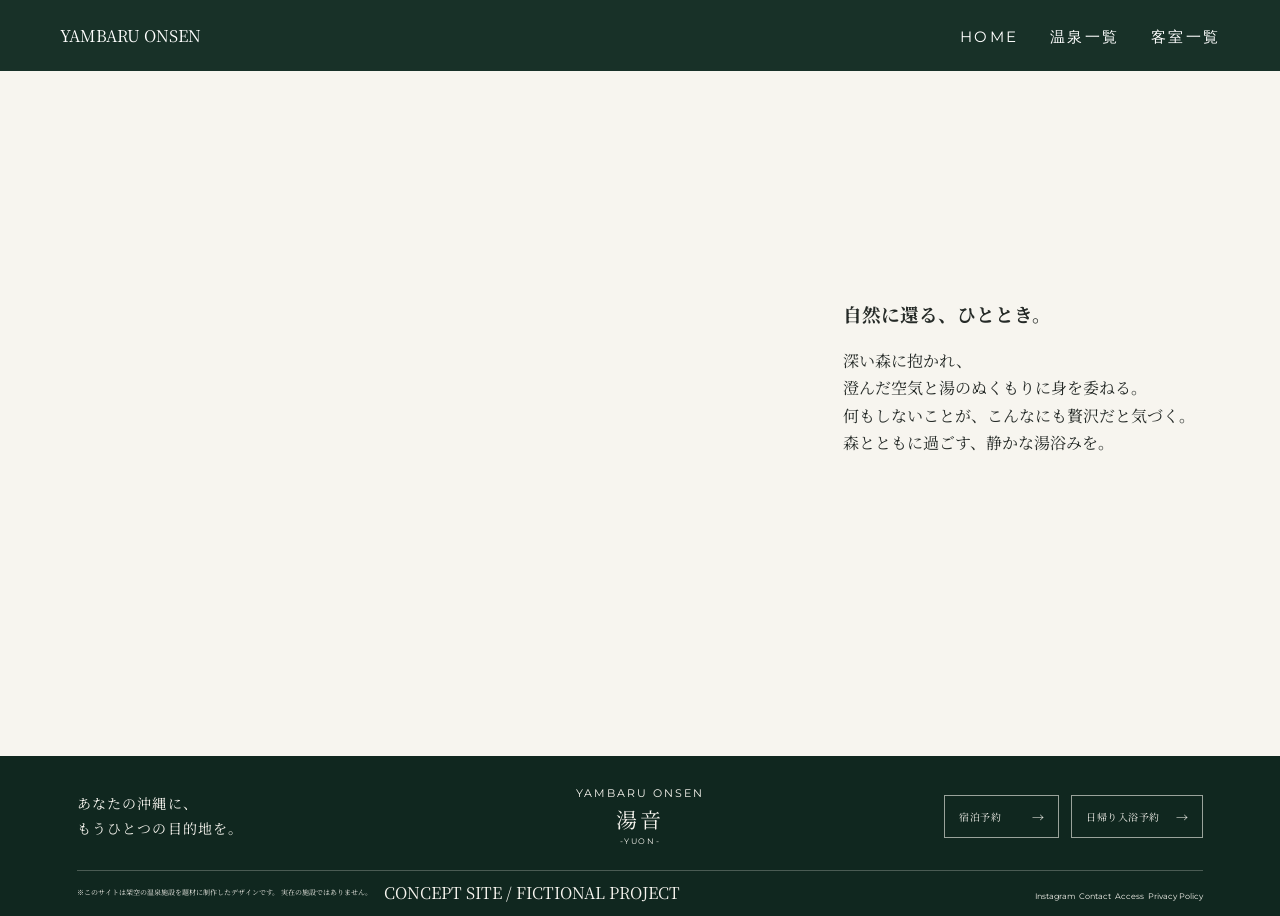
<file: onsen_roten.html>
<!doctype html>
<html lang="ja">
  <head>
    <meta charset="UTF-8" />

    <meta name="viewport" content="width=device-width, initial-scale=1.0" />

    <title>YAMBARU ONSEN 湯音 -YUON-</title>

    <!-- Google Fonts -->
    <link rel="preconnect" href="https://fonts.googleapis.com" />
    <link rel="preconnect" href="https://fonts.gstatic.com" crossorigin />

    <link
      href="https://fonts.googleapis.com/css2?family=Cormorant+Garamond:wght@400;500;600&family=Montserrat:wght@400;500;600&family=Noto+Serif+JP:wght@400;500;600&display=swap"
      rel="stylesheet"
    />

    <link rel="stylesheet" href="css/style.css" />
  </head>
  <body>
    <header class="header header-detail" >
      <div class="header__logo"><a href="index.html">YAMBARU ONSEN</a></div>
      <button
        class="header__menu-button"
        type="button"
        aria-label="メニューを開く"
        aria-expanded="false"
        aria-controls="global-menu"
      >
        <span></span>
        <span></span>
        <span></span>
      </button>
            <nav class="header__nav" id="global-menu">
        <ul>
          <li><a href="index.html">HOME</a></li>
          <li><a href="onsen.html">温泉一覧</a></li>
          <li><a href="room.html">客室一覧</a></li>
        </ul>
        </nav>


    </header>
    <main>
      <!-- <h1 class="more_title">男女別 露天風呂</h1> -->
      <div class="top">
        <div class="slideshow">
          <img src="img/roten1.webp" alt="" class="slideimg" />
          <img src="img/roten2.webp" alt="" class="slideimg" />
          <img src="img/roten3.webp" alt="" class="slideimg" />
          <img src="img/roten4.webp" alt="" class="slideimg" />
          <img src="img/onsen-roten.webp" alt="" class="slideimg" />
        </div>
        <div class="visual_text">
          <h3>自然に還る、ひととき。</h3>
          <p>
            深い森に抱かれ、<br> 澄んだ空気と湯のぬくもりに身を委ねる。<br>
            何もしないことが、こんなにも贅沢だと気づく。<br>
            森とともに過ごす、静かな湯浴みを。
          </p>
        </div>
      </div>
    </main>
    <footer class="footer">
      <!-- メインエリア -->
      <div class="footer__main">
        <!-- 左側：キャッチコピー -->
        <div class="footer__message">
          <p>
            あなたの沖縄に、<br />
            もうひとつの目的地を。
          </p>
        </div>

        <!-- 中央：ロゴ -->
        <div class="footer__logo">
          <p class="footer__brand">YAMBARU ONSEN</p>
          <h2>湯音</h2>
          <span>-YUON-</span>
        </div>

        <!-- 右側：予約ボタン -->
        <div class="footer__buttons">
          <a href="#" class="footer__button"> 宿泊予約 <span>→</span> </a>

          <a href="#" class="footer__button"> 日帰り入浴予約 <span>→</span> </a>
        </div>
      </div>

      <!-- 下部エリア -->
      <div class="footer__bottom">
        <div class="footer__copyright">
          <p>
            ※このサイトは架空の温泉施設を題材に制作したデザインです。
            実在の施設ではありません。
          </p>
          <span>CONCEPT SITE / FICTIONAL PROJECT</span>
        </div>

        <nav class="footer__links">
          <a href="#">Instagram</a>
          <a href="#contact">Contact</a>
          <a href="#access">Access</a>
          <a href="#privacy">Privacy Policy</a>
        </nav>
      </div>
    </footer>
  </body>
  <script src="https://ajax.googleapis.com/ajax/libs/jquery/3.5.1/jquery.min.js"></script>
  <script src="js/main.js"></script>
</html>
</file>
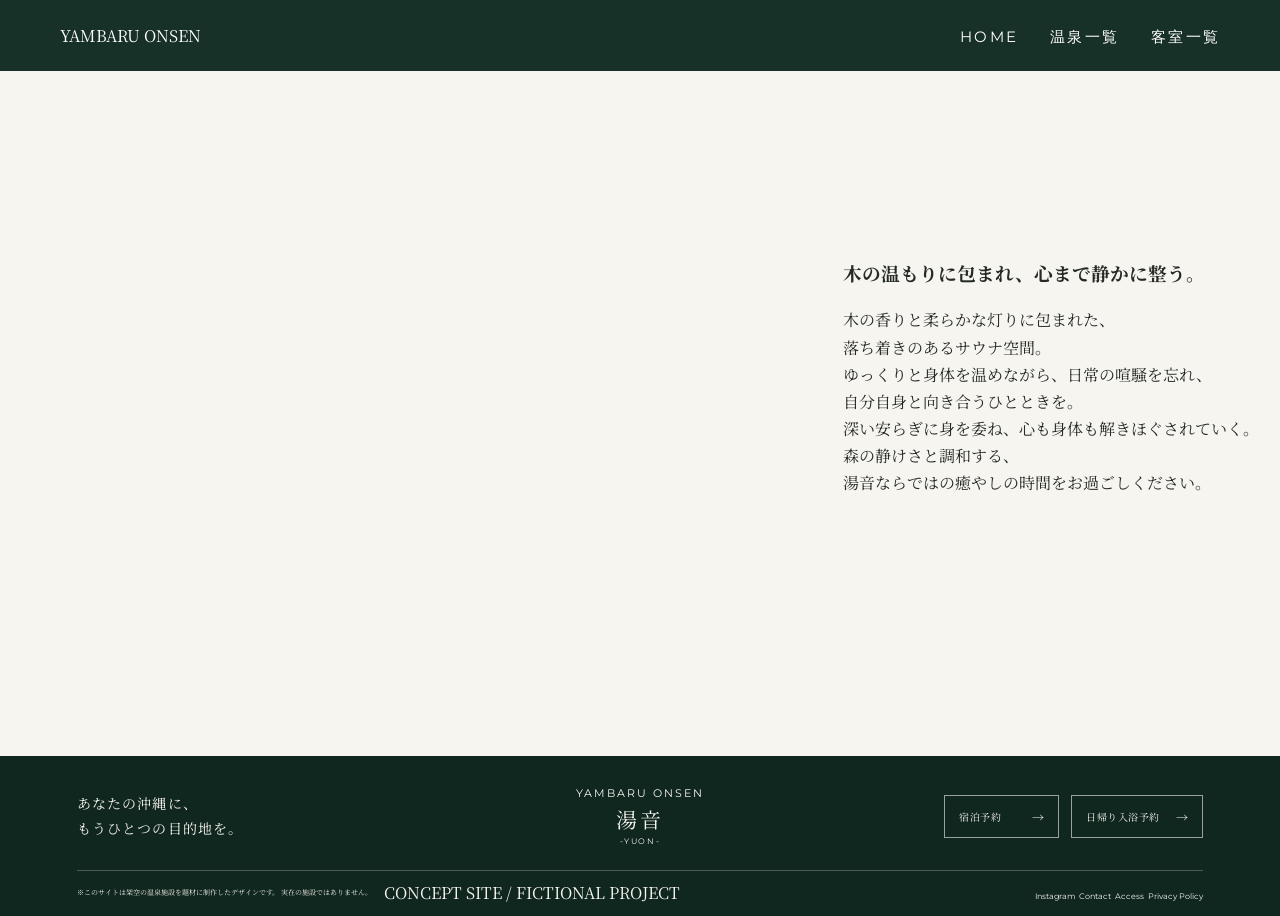
<file: onsen_sauna.html>
<!doctype html>
<html lang="ja">
  <head>
    <meta charset="UTF-8" />

    <meta name="viewport" content="width=device-width, initial-scale=1.0" />

    <title>YAMBARU ONSEN 湯音 -YUON-</title>

    <!-- Google Fonts -->
    <link rel="preconnect" href="https://fonts.googleapis.com" />
    <link rel="preconnect" href="https://fonts.gstatic.com" crossorigin />

    <link
      href="https://fonts.googleapis.com/css2?family=Cormorant+Garamond:wght@400;500;600&family=Montserrat:wght@400;500;600&family=Noto+Serif+JP:wght@400;500;600&display=swap"
      rel="stylesheet"
    />

    <link rel="stylesheet" href="css/style.css" />
  </head>
  <body>
    <header class="header header-detail" >
      <div class="header__logo"><a href="index.html">YAMBARU ONSEN</a></div>
      <button
        class="header__menu-button"
        type="button"
        aria-label="メニューを開く"
        aria-expanded="false"
        aria-controls="global-menu"
      >
        <span></span>
        <span></span>
        <span></span>
      </button>
            <nav class="header__nav" id="global-menu">
        <ul>
          <li><a href="index.html">HOME</a></li>
          <li><a href="onsen.html">温泉一覧</a></li>
          <li><a href="room.html">客室一覧</a></li>
        </ul>
        </nav>


    </header>
    <main>
      <!-- <h1 class="more_title">サウナ</h1> -->
      <div class="top">
        <div class="slideshow">
          <img src="img/onsen-sauna.webp" alt="" class="slideimg" />
          <img src="img/sauna1.webp" alt="" class="slideimg" />
          <img src="img/sauna2.webp" alt="" class="slideimg" />
          <img src="img/sauna3.webp" alt="" class="slideimg" />
          <img src="img/sauna4.webp" alt="" class="slideimg" />
        </div>
        <div class="visual_text">
          <h3>木の温もりに包まれ、心まで静かに整う。</h3>
          <p>
            木の香りと柔らかな灯りに包まれた、<br />
            落ち着きのあるサウナ空間。<br />
            ゆっくりと身体を温めながら、日常の喧騒を忘れ、<br />
            自分自身と向き合うひとときを。<br>
            深い安らぎに身を委ね、心も身体も解きほぐされていく。<br>
            森の静けさと調和する、<br>
            湯音ならではの癒やしの時間をお過ごしください。
          </p>
        </div>
      </div>
    </main>
    <footer class="footer">
      <!-- メインエリア -->
      <div class="footer__main">
        <!-- 左側：キャッチコピー -->
        <div class="footer__message">
          <p>
            あなたの沖縄に、<br />
            もうひとつの目的地を。
          </p>
        </div>

        <!-- 中央：ロゴ -->
        <div class="footer__logo">
          <p class="footer__brand">YAMBARU ONSEN</p>
          <h2>湯音</h2>
          <span>-YUON-</span>
        </div>

        <!-- 右側：予約ボタン -->
        <div class="footer__buttons">
          <a href="#" class="footer__button"> 宿泊予約 <span>→</span> </a>

          <a href="#" class="footer__button"> 日帰り入浴予約 <span>→</span> </a>
        </div>
      </div>

      <!-- 下部エリア -->
      <div class="footer__bottom">
        <div class="footer__copyright">
          <p>
            ※このサイトは架空の温泉施設を題材に制作したデザインです。
            実在の施設ではありません。
          </p>
          <span>CONCEPT SITE / FICTIONAL PROJECT</span>
        </div>

        <nav class="footer__links">
          <a href="#">Instagram</a>
          <a href="#contact">Contact</a>
          <a href="#access">Access</a>
          <a href="#privacy">Privacy Policy</a>
        </nav>
      </div>
    </footer>
  </body>
  <script src="https://ajax.googleapis.com/ajax/libs/jquery/3.5.1/jquery.min.js"></script>
  <script src="js/main.js"></script>
</html>
</file>
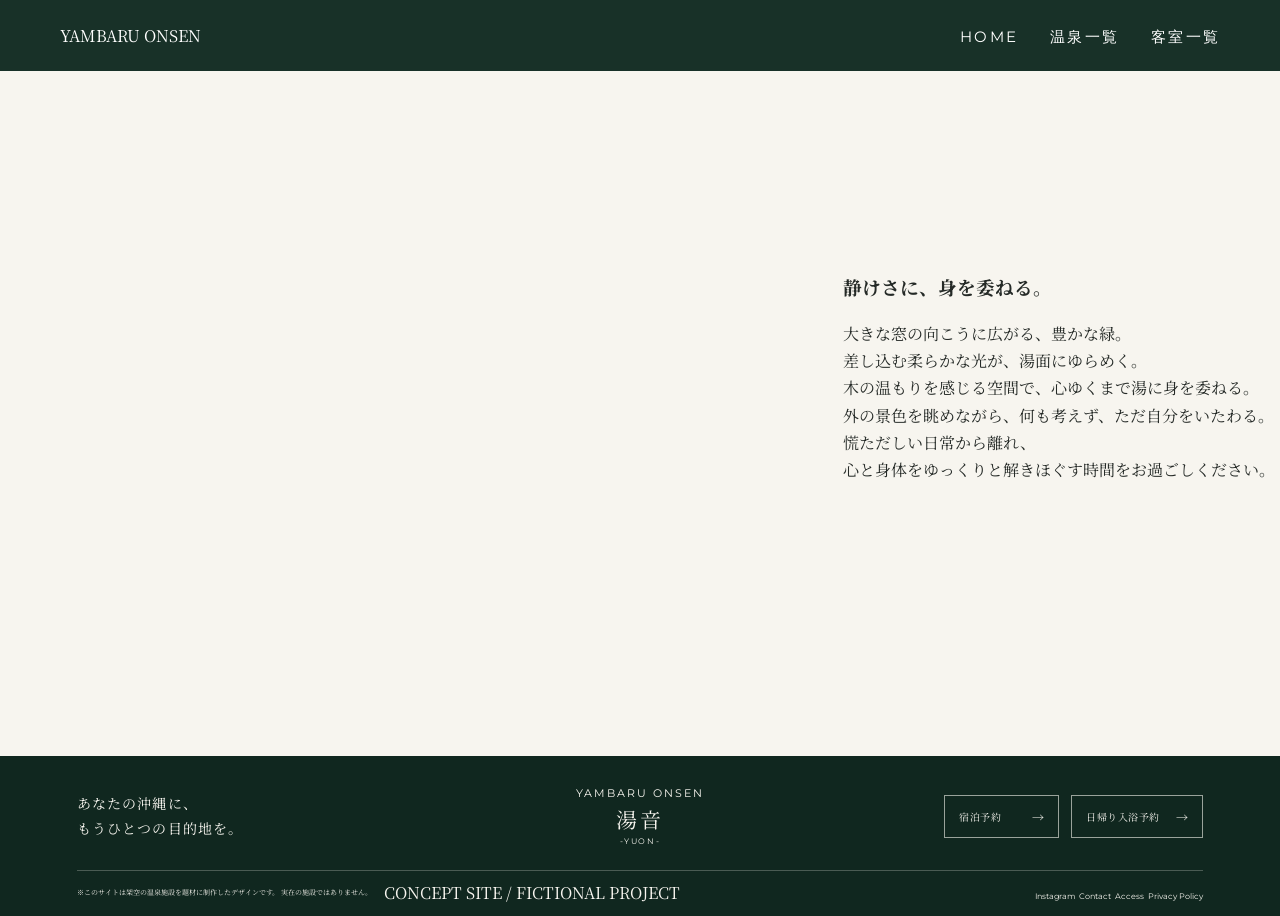
<file: onsen_uchiyu.html>
<!doctype html>
<html lang="ja">
  <head>
    <meta charset="UTF-8" />

    <meta name="viewport" content="width=device-width, initial-scale=1.0" />

    <title>YAMBARU ONSEN 湯音 -YUON-</title>

    <!-- Google Fonts -->
    <link rel="preconnect" href="https://fonts.googleapis.com" />
    <link rel="preconnect" href="https://fonts.gstatic.com" crossorigin />

    <link
      href="https://fonts.googleapis.com/css2?family=Cormorant+Garamond:wght@400;500;600&family=Montserrat:wght@400;500;600&family=Noto+Serif+JP:wght@400;500;600&display=swap"
      rel="stylesheet"
    />

    <link rel="stylesheet" href="css/style.css" />
  </head>
  <body>
    <header class="header header-detail" >
      <div class="header__logo"><a href="index.html">YAMBARU ONSEN</a></div>
      <button
        class="header__menu-button"
        type="button"
        aria-label="メニューを開く"
        aria-expanded="false"
        aria-controls="global-menu"
      >
        <span></span>
        <span></span>
        <span></span>
      </button>
            <nav class="header__nav" id="global-menu">
        <ul>
          <li><a href="index.html">HOME</a></li>
          <li><a href="onsen.html">温泉一覧</a></li>
          <li><a href="room.html">客室一覧</a></li>
        </ul>
        </nav>


    </header>
    <main>
      <!-- <h1 class="more_title">内湯</h1> -->
      <div class="top">
        <div class="slideshow">
          <img src="img/onsen-uchiyu.webp" alt="" class="slideimg" />
          <img src="img/uchiyu1.webp" alt="" class="slideimg" />
          <img src="img/uchiyu2.webp" alt="" class="slideimg" />
          <img src="img/uchiyu3.webp" alt="" class="slideimg" />
          <img src="img/uchiyu4.webp" alt="" class="slideimg" />
        </div>
        <div class="visual_text">
          <h3>静けさに、身を委ねる。</h3>
          <p>
            大きな窓の向こうに広がる、豊かな緑。<br />
            差し込む柔らかな光が、湯面にゆらめく。<br />
            木の温もりを感じる空間で、心ゆくまで湯に身を委ねる。<br />
            外の景色を眺めながら、何も考えず、ただ自分をいたわる。<br />
            慌ただしい日常から離れ、<br />
            心と身体をゆっくりと解きほぐす時間をお過ごしください。<br />
          </p>
        </div>
      </div>
    </main>
    <footer class="footer">
      <!-- メインエリア -->
      <div class="footer__main">
        <!-- 左側：キャッチコピー -->
        <div class="footer__message">
          <p>
            あなたの沖縄に、<br />
            もうひとつの目的地を。
          </p>
        </div>

        <!-- 中央：ロゴ -->
        <div class="footer__logo">
          <p class="footer__brand">YAMBARU ONSEN</p>
          <h2>湯音</h2>
          <span>-YUON-</span>
        </div>

        <!-- 右側：予約ボタン -->
        <div class="footer__buttons">
          <a href="#" class="footer__button"> 宿泊予約 <span>→</span> </a>

          <a href="#" class="footer__button"> 日帰り入浴予約 <span>→</span> </a>
        </div>
      </div>

      <!-- 下部エリア -->
      <div class="footer__bottom">
        <div class="footer__copyright">
          <p>
            ※このサイトは架空の温泉施設を題材に制作したデザインです。
            実在の施設ではありません。
          </p>
          <span>CONCEPT SITE / FICTIONAL PROJECT</span>
        </div>

        <nav class="footer__links">
          <a href="#">Instagram</a>
          <a href="#contact">Contact</a>
          <a href="#access">Access</a>
          <a href="#privacy">Privacy Policy</a>
        </nav>
      </div>
    </footer>
  </body>
  <script src="https://ajax.googleapis.com/ajax/libs/jquery/3.5.1/jquery.min.js"></script>
  <script src="js/main.js"></script>
</html>
</file>
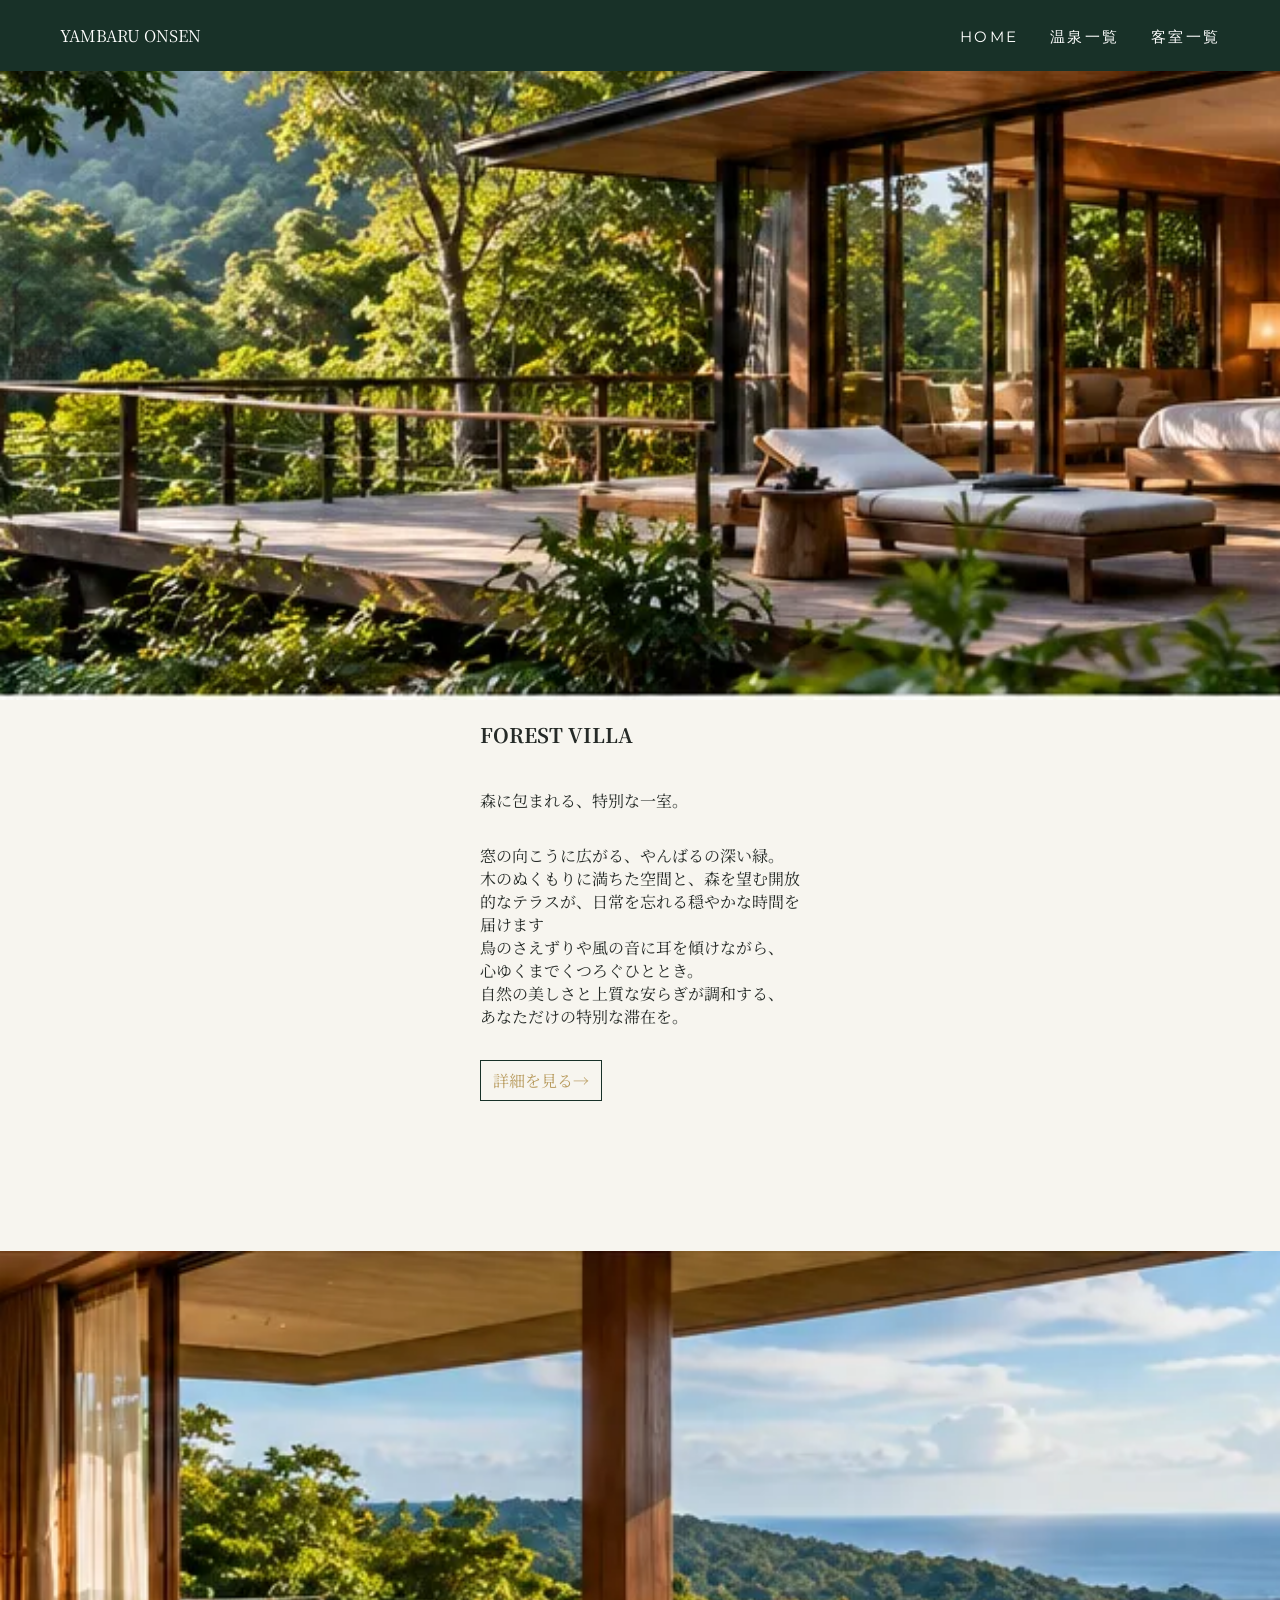
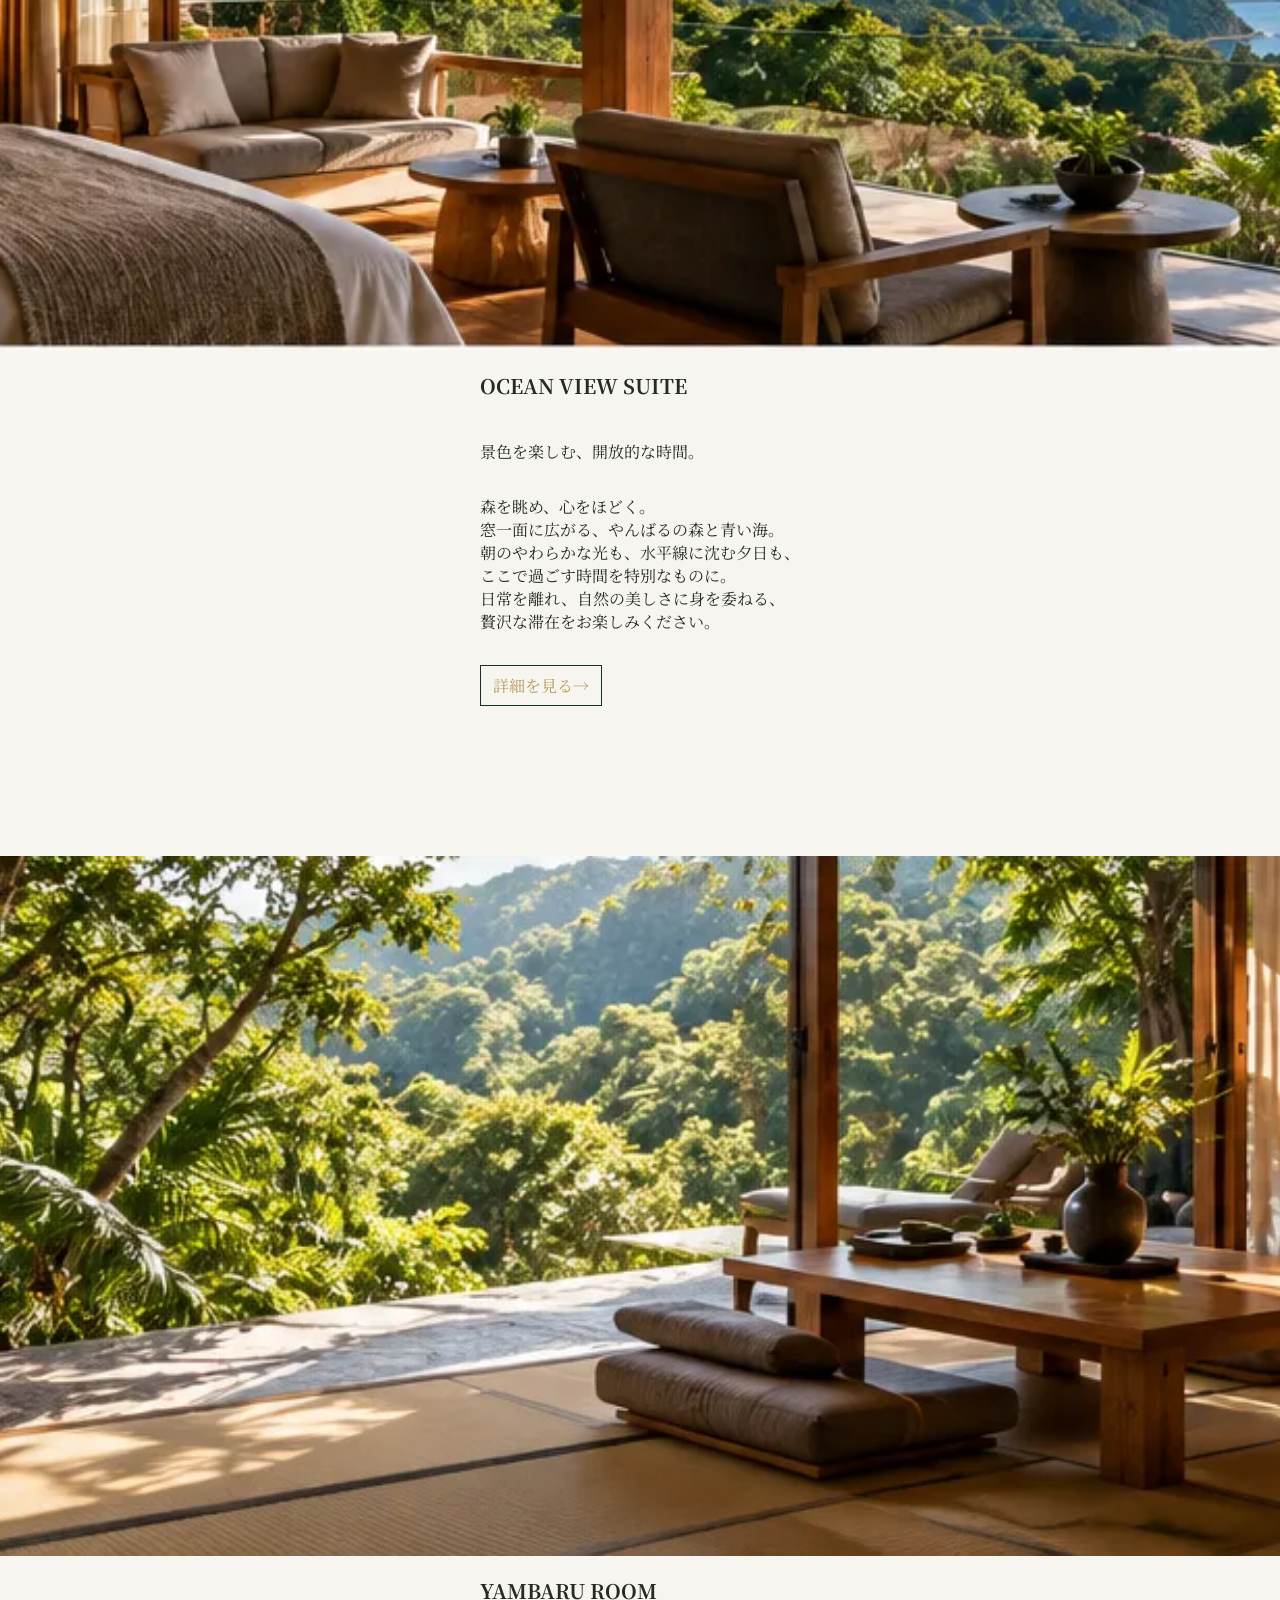
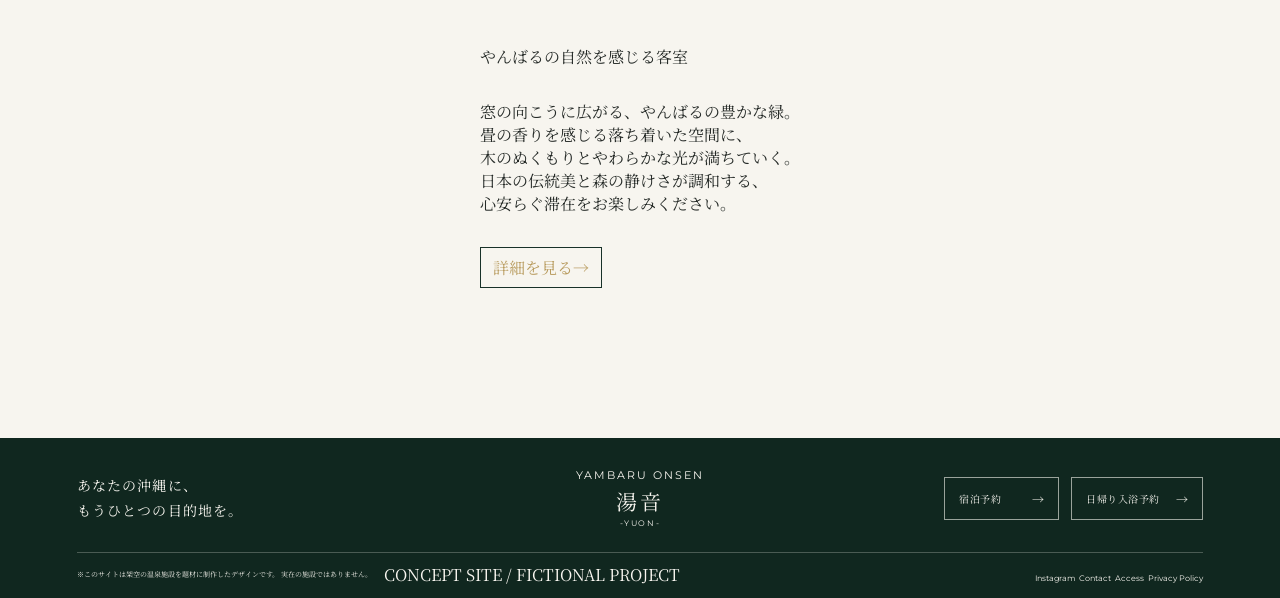
<file: room.html>
<!doctype html>
<html lang="ja">
  <head>
    <meta charset="UTF-8" />

    <meta name="viewport" content="width=device-width, initial-scale=1.0" />

    <title>YAMBARU ONSEN 湯音 -YUON-</title>

    <!-- Google Fonts -->
    <link rel="preconnect" href="https://fonts.googleapis.com" />
    <link rel="preconnect" href="https://fonts.gstatic.com" crossorigin />

    <link
      href="https://fonts.googleapis.com/css2?family=Cormorant+Garamond:wght@400;500;600&family=Montserrat:wght@400;500;600&family=Noto+Serif+JP:wght@400;500;600&display=swap"
      rel="stylesheet"
    />

    <link rel="stylesheet" href="css/style.css" />
  </head>

  <body>
    <header class="header header-detail" >
      <div class="header__logo"><a href="index.html">YAMBARU ONSEN</a></div>
      <button
        class="header__menu-button"
        type="button"
        aria-label="メニューを開く"
        aria-expanded="false"
        aria-controls="global-menu"
      >
        <span></span>
        <span></span>
        <span></span>
      </button>
            <nav class="header__nav" id="global-menu">
        <ul>
          <li><a href="index.html">HOME</a></li>
          <li><a href="onsen.html">温泉一覧</a></li>
          <li><a href="room.html">客室一覧</a></li>
        </ul>
        </nav>


    </header>
    <main>
      <!-- <h1 class="onsen1_title">客室 ROOM</h1> -->
      <section class="onsen1">
        <div class="onsen_visual">
          <img src="img/stay_forest_villa.webp" alt="" />
        </div>
        <div class="onsen_text fadein">
          <h2 class="sub_title">FOREST VILLA</h2>
          <p>森に包まれる、特別な一室。</p>
          <p>
            窓の向こうに広がる、やんばるの深い緑。<br />
            木のぬくもりに満ちた空間と、森を望む開放的なテラスが、日常を忘れる穏やかな時間を届けます<br />
            鳥のさえずりや風の音に耳を傾けながら、<br />心ゆくまでくつろぐひととき。<br />
            自然の美しさと上質な安らぎが調和する、<br />あなただけの特別な滞在を。
          </p>
          <div class="more">
            <a href="room1.html">詳細を見る→</a>
          </div>
        </div>
      </section>
      <section class="onsen1">
        <div class="onsen_visual fadein">
          <img src="img/stay_ocean_view_suite.webp" alt="" />
        </div>
        <div class="onsen_text fadein">
          <h2 class="sub_title">OCEAN VIEW SUITE</h2>
          <p>景色を楽しむ、開放的な時間。</p>
          <p>
            森を眺め、心をほどく。<br />
            窓一面に広がる、やんばるの森と青い海。<br />
            朝のやわらかな光も、水平線に沈む夕日も、ここで過ごす時間を特別なものに。<br />
            日常を離れ、自然の美しさに身を委ねる、贅沢な滞在をお楽しみください。
          </p>
          <div class="more">
            <a href="room2.html">詳細を見る→</a>
          </div>
        </div>
      </section>
      <section class="onsen1">
        <div class="onsen_visual fadein">
          <img src="img/stay_yambaru_room.webp" alt="" />
        </div>
        <div class="onsen_text fadein">
          <h2 class="sub_title">YAMBARU ROOM</h2>
          <p>やんばるの自然を感じる客室</p>
          <p>
            窓の向こうに広がる、やんばるの豊かな緑。<br />
            畳の香りを感じる落ち着いた空間に、<br />
            木のぬくもりとやわらかな光が満ちていく。<br />
            日本の伝統美と森の静けさが調和する、<br />
            心安らぐ滞在をお楽しみください。
          </p>
          <div class="more">
            <a href="room3.html">詳細を見る→</a>
          </div>
        </div>
      </section>
    </main>
    <footer class="footer">
      <!-- メインエリア -->
      <div class="footer__main">
        <!-- 左側：キャッチコピー -->
        <div class="footer__message">
          <p>
            あなたの沖縄に、<br />
            もうひとつの目的地を。
          </p>
        </div>

        <!-- 中央：ロゴ -->
        <div class="footer__logo">
          <p class="footer__brand">YAMBARU ONSEN</p>
          <h2>湯音</h2>
          <span>-YUON-</span>
        </div>

        <!-- 右側：予約ボタン -->
        <div class="footer__buttons">
          <a href="#" class="footer__button"> 宿泊予約 <span>→</span> </a>

          <a href="#" class="footer__button"> 日帰り入浴予約 <span>→</span> </a>
        </div>
      </div>

      <!-- 下部エリア -->
      <div class="footer__bottom">
        <div class="footer__copyright">
          <p>
            ※このサイトは架空の温泉施設を題材に制作したデザインです。
            実在の施設ではありません。
          </p>
          <span>CONCEPT SITE / FICTIONAL PROJECT</span>
        </div>

        <nav class="footer__links">
          <a href="#">Instagram</a>
          <a href="#contact">Contact</a>
          <a href="#access">Access</a>
          <a href="#privacy">Privacy Policy</a>
        </nav>
      </div>
    </footer>
    <script src="https://ajax.googleapis.com/ajax/libs/jquery/3.5.1/jquery.min.js"></script>
    <script src="js/main.js"></script>
  </body>
</html>
</file>
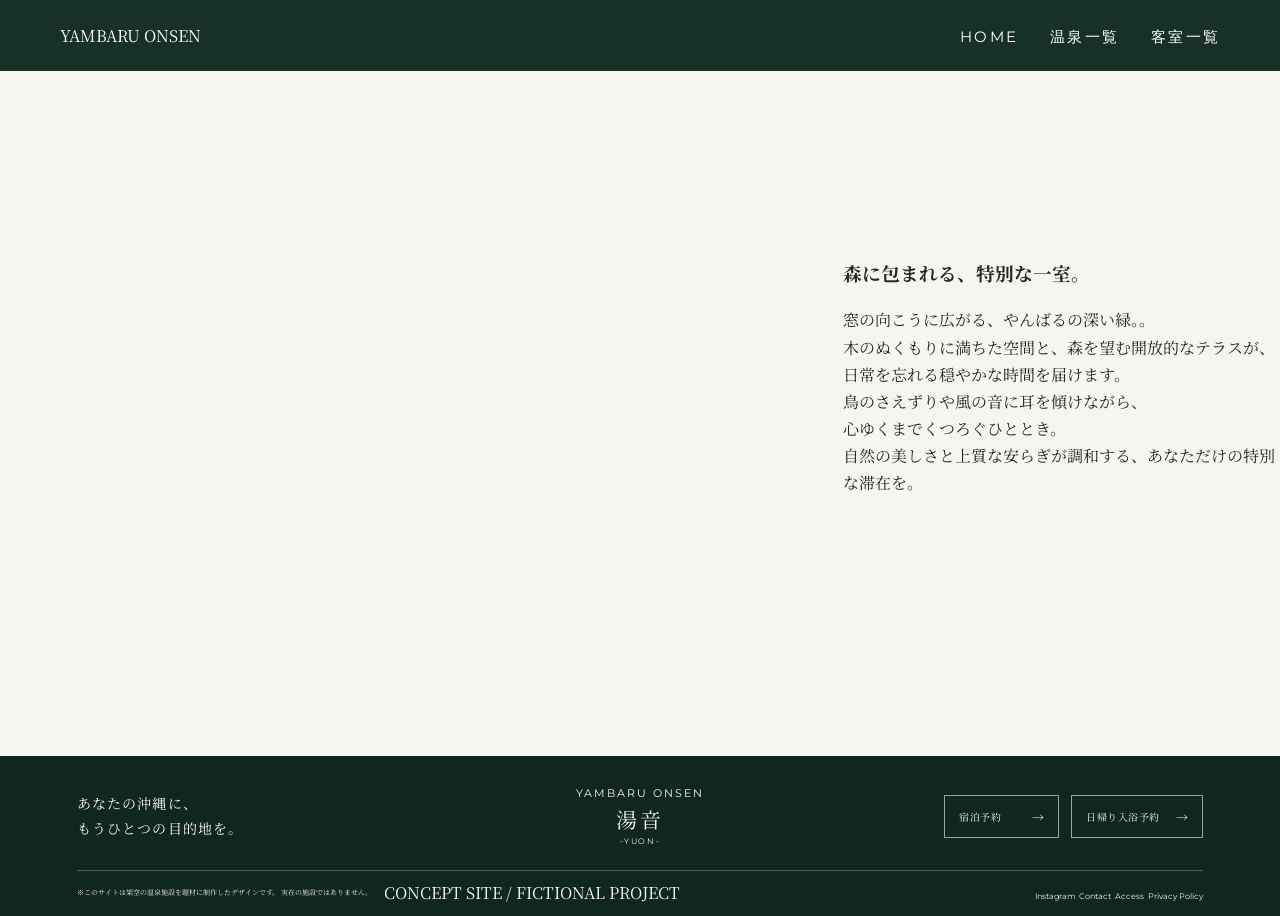
<file: room1.html>
<!doctype html>
<html lang="ja">
  <head>
    <meta charset="UTF-8" />

    <meta name="viewport" content="width=device-width, initial-scale=1.0" />

    <title>YAMBARU ONSEN 湯音 -YUON-</title>

    <!-- Google Fonts -->
    <link rel="preconnect" href="https://fonts.googleapis.com" />
    <link rel="preconnect" href="https://fonts.gstatic.com" crossorigin />

    <link
      href="https://fonts.googleapis.com/css2?family=Cormorant+Garamond:wght@400;500;600&family=Montserrat:wght@400;500;600&family=Noto+Serif+JP:wght@400;500;600&display=swap"
      rel="stylesheet"
    />

    <link rel="stylesheet" href="css/style.css" />
  </head>
  <body>
    <header class="header header-detail" >
      <div class="header__logo"><a href="index.html">YAMBARU ONSEN</a></div>
      <button
        class="header__menu-button"
        type="button"
        aria-label="メニューを開く"
        aria-expanded="false"
        aria-controls="global-menu"
      >
        <span></span>
        <span></span>
        <span></span>
      </button>
            <nav class="header__nav" id="global-menu">
        <ul>
          <li><a href="index.html">HOME</a></li>
          <li><a href="onsen.html">温泉一覧</a></li>
          <li><a href="room.html">客室一覧</a></li>
        </ul>
        </nav>


    </header>
    <main>
      <!-- <h1 class="more_title">FOREST VILLA</h1> -->
      <div class="top">
        <div class="slideshow">
          <img src="img/stay_forest_villa.webp" alt="" class="slideimg" />
          <img src="img/FOREST1.webp" alt="" class="slideimg" />
          <img src="img/FOREST2.webp" alt="" class="slideimg" />
          <img src="img/FOREST3.webp" alt="" class="slideimg" />
          <img src="img/FOREST4.webp" alt="" class="slideimg" />
        </div>
        <div class="visual_text">
          <h3>森に包まれる、特別な一室。</h3>
          <p>
            窓の向こうに広がる、やんばるの深い緑。。<br />
            木のぬくもりに満ちた空間と、森を望む開放的なテラスが、<br />
            日常を忘れる穏やかな時間を届けます。<br />
            鳥のさえずりや風の音に耳を傾けながら、<br />
            心ゆくまでくつろぐひととき。<br />
            自然の美しさと上質な安らぎが調和する、あなただけの特別な滞在を。<br />
          </p>
        </div>
      </div>
    </main>
    <footer class="footer">
      <!-- メインエリア -->
      <div class="footer__main">
        <!-- 左側：キャッチコピー -->
        <div class="footer__message">
          <p>
            あなたの沖縄に、<br />
            もうひとつの目的地を。
          </p>
        </div>

        <!-- 中央：ロゴ -->
        <div class="footer__logo">
          <p class="footer__brand">YAMBARU ONSEN</p>
          <h2>湯音</h2>
          <span>-YUON-</span>
        </div>

        <!-- 右側：予約ボタン -->
        <div class="footer__buttons">
          <a href="#" class="footer__button"> 宿泊予約 <span>→</span> </a>

          <a href="#" class="footer__button"> 日帰り入浴予約 <span>→</span> </a>
        </div>
      </div>

      <!-- 下部エリア -->
      <div class="footer__bottom">
        <div class="footer__copyright">
          <p>
            ※このサイトは架空の温泉施設を題材に制作したデザインです。
            実在の施設ではありません。
          </p>
          <span>CONCEPT SITE / FICTIONAL PROJECT</span>
        </div>

        <nav class="footer__links">
          <a href="#">Instagram</a>
          <a href="#contact">Contact</a>
          <a href="#access">Access</a>
          <a href="#privacy">Privacy Policy</a>
        </nav>
      </div>
    </footer>
  </body>
  <script src="https://ajax.googleapis.com/ajax/libs/jquery/3.5.1/jquery.min.js"></script>
  <script src="js/main.js"></script>
</html>
</file>
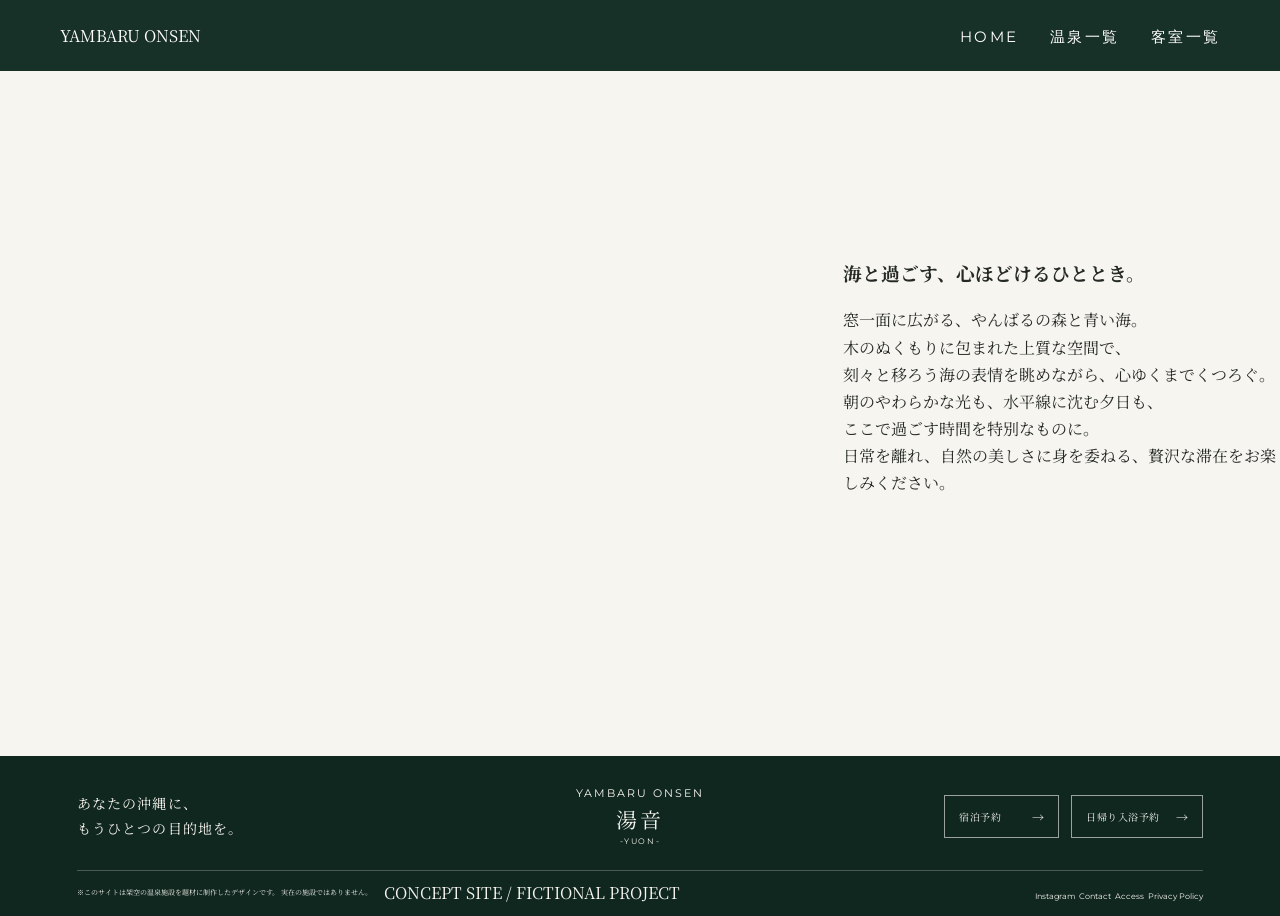
<file: room2.html>
<!doctype html>
<html lang="ja">
  <head>
    <meta charset="UTF-8" />

    <meta name="viewport" content="width=device-width, initial-scale=1.0" />

    <title>YAMBARU ONSEN 湯音 -YUON-</title>

    <!-- Google Fonts -->
    <link rel="preconnect" href="https://fonts.googleapis.com" />
    <link rel="preconnect" href="https://fonts.gstatic.com" crossorigin />

    <link
      href="https://fonts.googleapis.com/css2?family=Cormorant+Garamond:wght@400;500;600&family=Montserrat:wght@400;500;600&family=Noto+Serif+JP:wght@400;500;600&display=swap"
      rel="stylesheet"
    />

    <link rel="stylesheet" href="css/style.css" />
  </head>
  <body>
    <header class="header header-detail" >
      <div class="header__logo"><a href="index.html">YAMBARU ONSEN</a></div>
      <button
        class="header__menu-button"
        type="button"
        aria-label="メニューを開く"
        aria-expanded="false"
        aria-controls="global-menu"
      >
        <span></span>
        <span></span>
        <span></span>
      </button>
            <nav class="header__nav" id="global-menu">
        <ul>
          <li><a href="index.html">HOME</a></li>
          <li><a href="onsen.html">温泉一覧</a></li>
          <li><a href="room.html">客室一覧</a></li>
        </ul>
        </nav>


    </header>
    <main>
      <!-- <h1 class="more_title">OCEAN VIEW SUITE</h1> -->
      <div class="top">
        <div class="slideshow">
          <img src="img/stay_ocean_view_suite.webp" alt="" class="slideimg" />
          <img src="img/ocean1.webp" alt="" class="slideimg" />
          <img src="img/ocean2.webp" alt="" class="slideimg" />
          <img src="img/ocean3.webp" alt="" class="slideimg" />
          <img src="img/ocean4.webp" alt="" class="slideimg" />
        </div>
        <div class="visual_text">
          <h3>海と過ごす、心ほどけるひととき。</h3>
          <p>
            窓一面に広がる、やんばるの森と青い海。<br />
            木のぬくもりに包まれた上質な空間で、<br />
            刻々と移ろう海の表情を眺めながら、心ゆくまでくつろぐ。<br />
            朝のやわらかな光も、水平線に沈む夕日も、<br />
            ここで過ごす時間を特別なものに。<br />
            日常を離れ、自然の美しさに身を委ねる、贅沢な滞在をお楽しみください。<br />
          </p>
        </div>
      </div>
    </main>
    <footer class="footer">
      <!-- メインエリア -->
      <div class="footer__main">
        <!-- 左側：キャッチコピー -->
        <div class="footer__message">
          <p>
            あなたの沖縄に、<br />
            もうひとつの目的地を。
          </p>
        </div>

        <!-- 中央：ロゴ -->
        <div class="footer__logo">
          <p class="footer__brand">YAMBARU ONSEN</p>
          <h2>湯音</h2>
          <span>-YUON-</span>
        </div>

        <!-- 右側：予約ボタン -->
        <div class="footer__buttons">
          <a href="#" class="footer__button"> 宿泊予約 <span>→</span> </a>

          <a href="#" class="footer__button"> 日帰り入浴予約 <span>→</span> </a>
        </div>
      </div>

      <!-- 下部エリア -->
      <div class="footer__bottom">
        <div class="footer__copyright">
          <p>
            ※このサイトは架空の温泉施設を題材に制作したデザインです。
            実在の施設ではありません。
          </p>
          <span>CONCEPT SITE / FICTIONAL PROJECT</span>
        </div>

        <nav class="footer__links">
          <a href="#">Instagram</a>
          <a href="#contact">Contact</a>
          <a href="#access">Access</a>
          <a href="#privacy">Privacy Policy</a>
        </nav>
      </div>
    </footer>
  </body>
  <script src="https://ajax.googleapis.com/ajax/libs/jquery/3.5.1/jquery.min.js"></script>
  <script src="js/main.js"></script>
</html>
</file>
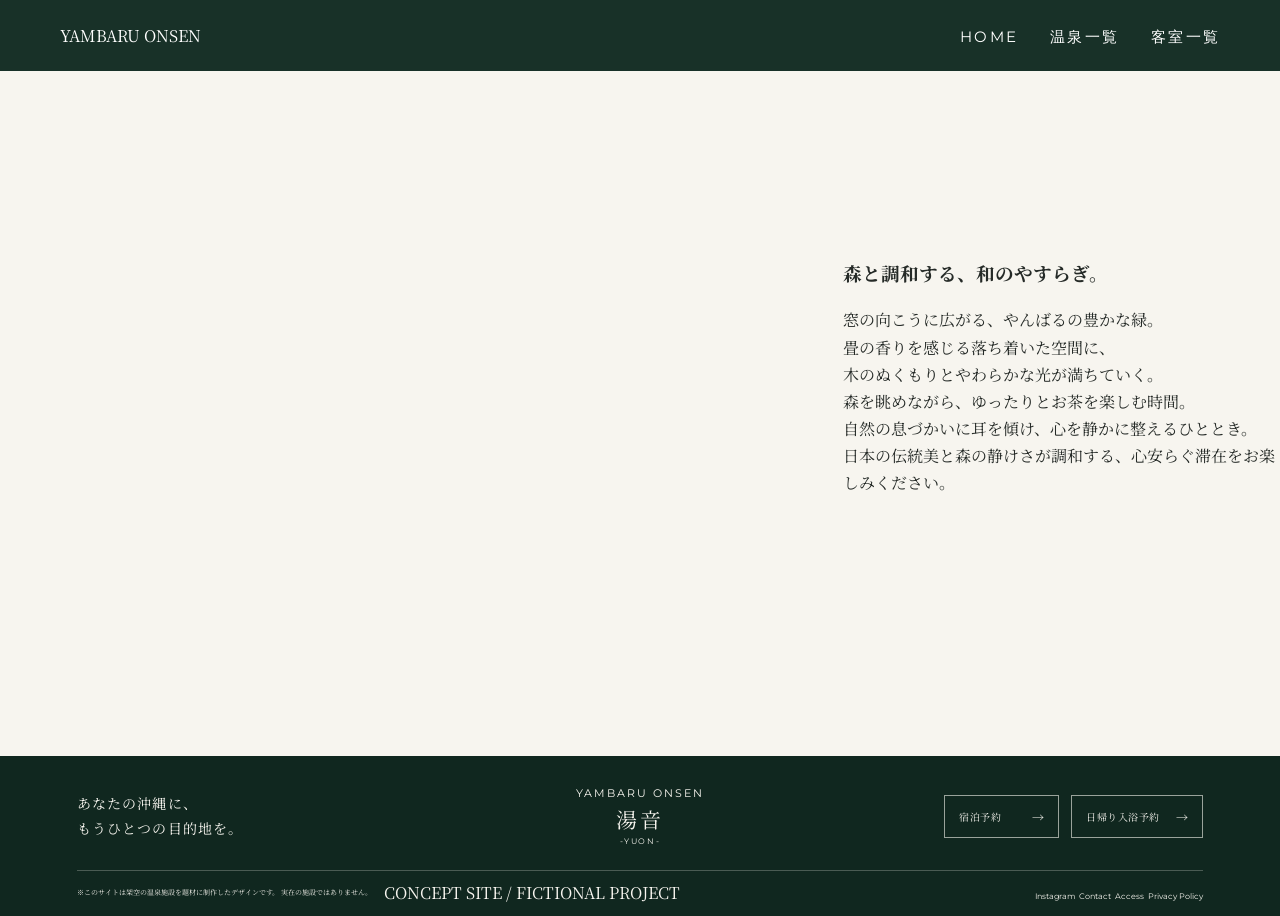
<file: room3.html>
<!doctype html>
<html lang="ja">
  <head>
    <meta charset="UTF-8" />

    <meta name="viewport" content="width=device-width, initial-scale=1.0" />

    <title>YAMBARU ONSEN 湯音 -YUON-</title>

    <!-- Google Fonts -->
    <link rel="preconnect" href="https://fonts.googleapis.com" />
    <link rel="preconnect" href="https://fonts.gstatic.com" crossorigin />

    <link
      href="https://fonts.googleapis.com/css2?family=Cormorant+Garamond:wght@400;500;600&family=Montserrat:wght@400;500;600&family=Noto+Serif+JP:wght@400;500;600&display=swap"
      rel="stylesheet"
    />

    <link rel="stylesheet" href="css/style.css" />
  </head>
  <body>
    <header class="header header-detail" >
      <div class="header__logo"><a href="index.html">YAMBARU ONSEN</a></div>
      <button
        class="header__menu-button"
        type="button"
        aria-label="メニューを開く"
        aria-expanded="false"
        aria-controls="global-menu"
      >
        <span></span>
        <span></span>
        <span></span>
      </button>
            <nav class="header__nav" id="global-menu">
        <ul>
          <li><a href="index.html">HOME</a></li>
          <li><a href="onsen.html">温泉一覧</a></li>
          <li><a href="room.html">客室一覧</a></li>
        </ul>
        </nav>


    </header>
    <main>
      <!-- <h1 class="more_title">YAMBARU ROOM</h1> -->
      <div class="top">
        <div class="slideshow">
          <img src="img/stay_yambaru_room.webp" alt="" class="slideimg" />
          <img src="img/yambaru1.webp" alt="" class="slideimg" />
          <img src="img/yambaru2.webp" alt="" class="slideimg" />
          <img src="img/yambaru3.webp" alt="" class="slideimg" />
          <img src="img/yambaru4.webp" alt="" class="slideimg" />
        </div>
        <div class="visual_text">
          <h3>森と調和する、和のやすらぎ。</h3>
          <p>
            窓の向こうに広がる、やんばるの豊かな緑。<br />
            畳の香りを感じる落ち着いた空間に、<br />
            木のぬくもりとやわらかな光が満ちていく。<br />
            森を眺めながら、ゆったりとお茶を楽しむ時間。<br />
            自然の息づかいに耳を傾け、心を静かに整えるひととき。<br />
            日本の伝統美と森の静けさが調和する、心安らぐ滞在をお楽しみください。<br />
          </p>
        </div>
      </div>
    </main>
    <footer class="footer">
      <!-- メインエリア -->
      <div class="footer__main">
        <!-- 左側：キャッチコピー -->
        <div class="footer__message">
          <p>
            あなたの沖縄に、<br />
            もうひとつの目的地を。
          </p>
        </div>

        <!-- 中央：ロゴ -->
        <div class="footer__logo">
          <p class="footer__brand">YAMBARU ONSEN</p>
          <h2>湯音</h2>
          <span>-YUON-</span>
        </div>

        <!-- 右側：予約ボタン -->
        <div class="footer__buttons">
          <a href="#" class="footer__button"> 宿泊予約 <span>→</span> </a>

          <a href="#" class="footer__button"> 日帰り入浴予約 <span>→</span> </a>
        </div>
      </div>

      <!-- 下部エリア -->
      <div class="footer__bottom">
        <div class="footer__copyright">
          <p>
            ※このサイトは架空の温泉施設を題材に制作したデザインです。
            実在の施設ではありません。
          </p>
          <span>CONCEPT SITE / FICTIONAL PROJECT</span>
        </div>

        <nav class="footer__links">
          <a href="#">Instagram</a>
          <a href="#contact">Contact</a>
          <a href="#access">Access</a>
          <a href="#privacy">Privacy Policy</a>
        </nav>
      </div>
    </footer>
  </body>
  <script src="https://ajax.googleapis.com/ajax/libs/jquery/3.5.1/jquery.min.js"></script>
  <script src="js/main.js"></script>
</html>
</file>
<file: css/style.css>
@charset "UTF-8";
:root {
  --forest-dark: #162923;
  --forest: #253a32;
  --cream: #f7f5ef;
  --sand: #e8dfd0;
  --gold: #b89b5e;
  --white: #ffffff;
  --text-dark: #252a27;
}

* {
  margin: 0;
  padding: 0;
  box-sizing: border-box;
}

html {
  scroll-behavior: smooth;
}

body {
  font-family: "Noto Serif JP", serif;
  color: #252a27;
  background-color: #f7f5ef;
  width: 100%;
  font-family: "Noto Serif JP", serif;
  color: #252a27;
  background-color: #f7f5ef;
  width: 100%;
  margin: 0;
  overflow-x: hidden;
}

a {
  text-decoration: none;
}

main {
  width: 100%;
}

.fadein {
  opacity: 0;
  transform: translateY(30px);
  transition: all 2s;
}

.header {
  top: 0;
  left: 0;
  width: 100%;
  display: flex;
  align-items: center;
  padding: 24px 60px;
  color: var(--white);
  z-index: 10;
  background-color: #183128;
  position: fixed;
}
@media (max-width: 800px) {
  .header {
    padding: 13px 24px;
    justify-content: space-between;
  }
  .header.is-open .header__nav {
    transform: translateX(0);
    visibility: visible;
  }
}
.header .header__item {
  position: relative;
}
.header .header__submenu {
  position: absolute;
  top: 100%;
  left: 50%;
  transform: translateX(-50%);
  width: 220px;
  padding: 12px 0;
  background-color: #f7f5ef;
  list-style: none;
  opacity: 0;
  visibility: hidden;
  transition: opacity 0.3 ease, visibility 0s linear 0.3s;
  display: block;
}
@media (max-width: 800px) {
  .header .header__submenu {
    width: 100px;
  }
}
.header .header__submenu li {
  width: 100%;
  display: block;
}
.header .header__submenu a {
  display: block;
  white-space: nowrap;
  padding: 12px 20px;
  color: #183128;
  font-size: 10px;
  letter-spacing: 0.08em;
  text-decoration: none;
  transition: background-color 0.3s ease;
  font-size: 12px;
}
@media (max-width: 800px) {
  .header .header__submenu a {
    font-size: 6px;
  }
}
.header .header__submenu a:hover {
  background-color: #e9e5d9;
}
.header__item:hover .header__submenu, .header__item:focus-within .header__submenu {
  opacity: 1;
  visibility: visible;
}
.header .header__menu-button {
  display: none;
  width: 40px;
  height: 40px;
  padding: 8px;
  border: none;
  background: transparent;
  cursor: pointer;
  z-index: 1001;
}
@media (max-width: 800px) {
  .header .header__menu-button {
    display: block;
  }
}
.header .header__menu-button span {
  display: block;
  width: 24px;
  height: 1px;
  margin: 6px auto;
  background-color: var(--white);
  transition: transform 0.3s ease;
}

.header__log {
  font-family: "Cormorant Garamond", serif;
  font-size: 14px;
  letter-spacing: 0.2em;
  position: absolute;
  z-index: 20;
}
.header__log a {
  color: #fff;
}
@media (max-width: 800px) {
  .header__log {
    font-size: 8px;
    position: static;
  }
}

.header__nav {
  margin-left: auto;
}
@media (max-width: 800px) {
  .header__nav {
    position: fixed;
    top: 0;
    right: 0;
    height: 100vh;
    padding: 100px 30px 40px;
    background-color: #183128;
    z-index: 1000;
    transform: translateX(100%);
    visibility: hidden;
    transition: transform 0.3s ease, visibility 0.3s ease;
  }
}
.header__nav ul {
  display: flex;
  gap: 32px;
  list-style: none;
}
@media (max-width: 800px) {
  .header__nav ul {
    display: flex;
    flex-direction: column;
    align-items: flex-start;
    gap: 24px;
  }
}

.header__nav a {
  font-family: "Montserrat", sans-serif;
  font-size: 15px;
  letter-spacing: 0.15em;
  transition: 0.5s ease;
  color: #fff;
}
.header__nav a:hover {
  color: var(--gold);
}

.header__reservation {
  margin-left: 40px;
  padding: 12px 20px;
  border: 1px solid rgba(255, 255, 255, 0.7);
  font-family: "Montserrat", sans-serif;
  font-size: 9px;
  letter-spacing: 0.15em;
  transition: background-color 0.3s ease;
}
.header__reservation:hover {
  background-color: var(--sand);
  color: var(--text-dark);
}

.hero {
  position: relative;
  width: 100%;
  min-height: 100vh;
  display: block;
  padding: 0;
  color: var(--white);
  background-color: var(--forest-dark);
  background-image: linear-gradient(rgba(0, 0, 0, 0.25), rgba(0, 0, 0, 0.25)), url("../img/hero.webp");
  background-size: cover;
  background-position: center;
}
@media (max-width: 800px) {
  .hero {
    min-height: 100svh;
    background-position: 65% center;
  }
}

.hero__content {
  position: absolute;
  left: 80px;
  top: 170px;
  z-index: 2;
}
@media (max-width: 800px) {
  .hero__content {
    font-size: 24px;
    letter-spacing: 0.1em;
    left: 24px;
    right: 24px;
    top: 140px;
  }
}

.hero__en {
  font-family: "Cormorant Garamond", serif;
  font-size: 34px;
  letter-spacing: 0.15em;
}
@media (max-width: 800px) {
  .hero__en {
    font-size: 18px;
    letter-spacing: 0.08em;
  }
}

.hero__title {
  margin-top: 8px;
  font-family: "Noto Serif JP", serif;
  font-size: 52px;
  font-weight: 400;
  line-height: 1;
}
@media (max-width: 800px) {
  .hero__title {
    font-size: 40px;
  }
}

.hero__title span {
  margin-left: 12px;
  font-family: "Cormorant Garamond", serif;
  font-size: 16px;
  letter-spacing: 0.3em;
}
@media (max-width: 800px) {
  .hero__title span {
    font-size: 14px;
    margin-left: 8px;
  }
}

.hero__copy {
  margin-top: 24px;
  font-size: 16px;
  line-height: 1.9;
}
@media (max-width: 800px) {
  .hero__copy {
    margin-top: 20px;
    font-size: 10px;
    line-height: 1.9;
  }
}

.hero__open {
  margin-top: 28px;
  font-family: "Montserrat", sans-serif;
  font-size: 11px;
  letter-spacing: 0.3em;
}
@media (max-width: 800px) {
  .hero__open {
    margin-top: 24px;
    font-size: 8px;
  }
}

.hero__button {
  position: absolute;
  right: 80px;
  bottom: 80px;
  z-index: 2;
  padding: 18px 36px;
  color: var(--forest-dark);
  background: #f5f1e8;
  border: 1px solid #c8bfae;
  font-family: "Noto Serif JP", serif;
  font-size: 14px;
  transition: 0.5s ease;
}
.hero__button:hover {
  opacity: 0.8;
}
@media (max-width: 800px) {
  .hero__button {
    bottom: 70px;
    right: 24px;
    padding: 12px 16px;
    font-size: 10px;
  }
}

.hero__scroll {
  position: absolute;
  left: 50%;
  bottom: 32px;
  transform: translateX(-50%);
  z-index: 2;
  font-family: "Montserrat", sans-serif;
  font-size: 8px;
  letter-spacing: 0.25em;
  text-align: center;
}

.hero__scroll span {
  display: block;
  width: 1px;
  height: 32px;
  margin: 10px auto 0;
  background: var(--white);
}
@media (max-width: 800px) {
  .hero__scroll span {
    height: 24px;
  }
}

.concept {
  padding: 10px 0;
  background: var(--cream);
}
@media (max-width: 800px) {
  .concept {
    padding: 20px 0px;
  }
}
.concept .concept__inner {
  display: flex;
  justify-content: space-between;
  align-items: center;
  max-width: 1900px;
  margin: 0 auto;
}
@media (max-width: 800px) {
  .concept .concept__inner {
    display: block;
  }
}
.concept .concept__inner .concept__content {
  width: 40%;
  margin-left: 80px;
}
@media (max-width: 800px) {
  .concept .concept__inner .concept__content {
    position: relative;
    z-index: 2;
    width: auto;
    margin-left: 30px;
    margin-bottom: 80px;
    color: #fff;
  }
}
.concept .concept__inner .concept__content p {
  line-height: 2.2;
}
@media (max-width: 800px) {
  .concept .concept__inner .concept__content p {
    font-size: 11px;
  }
}
.concept .concept__inner .concept__image {
  width: 60%;
}
@media (max-width: 800px) {
  .concept .concept__inner .concept__image {
    width: 100%;
    position: relative;
    margin-top: -330px;
    height: 350px;
  }
}
.concept .concept__inner .concept__image img {
  width: 100%;
  height: 100%;
  -o-object-fit: cover;
     object-fit: cover;
  display: block;
  mask-image: linear-gradient(to left, #000 60%, transparent 100%);
  -webkit-mask-image: linear-gradient(to left, #000 60%, transparent 100%);
}
@media (max-width: 800px) {
  .concept .concept__inner .concept__image img {
    mask-image: none;
    width: 100%;
    -o-object-fit: cover;
       object-fit: cover;
    -webkit-mask-image: none;
  }
}

.concept__content > p:first-child {
  font-family: "Montserrat", sans-serif;
  font-size: 10px;
  letter-spacing: 0.3em;
  color: var(--gold);
}

.concept h2 {
  margin-top: 24px;
  font-size: 40px;
  font-weight: 400;
  line-height: 1.7;
}
@media (max-width: 800px) {
  .concept h2 {
    font-size: 24px;
    margin-top: 40px;
  }
}

.concept > p:last-child {
  margin-top: 28px;
  font-size: 14px;
  line-height: 2.2;
}
@media (max-width: 800px) {
  .concept > p:last-child {
    font-size: 9px;
  }
}

.footer {
  background-color: #10271f;
  color: #f7f5ef;
  padding: 24px 6% 12px;
}
.footer .footer__main {
  display: flex;
  justify-content: space-between;
  align-items: center;
  position: relative;
  min-height: 72px;
}
@media (max-width: 800px) {
  .footer .footer__main {
    flex-direction: column;
    align-items: stretch;
    gap: 32px;
    min-height: auto;
  }
}
.footer .footer__main .footer__message {
  flex: 1;
}
.footer .footer__main .footer__message p {
  font-size: 14px;
  line-height: 1.8;
  letter-spacing: 0.08em;
  margin: 0;
}
@media (max-width: 800px) {
  .footer .footer__main .footer__message {
    width: 100%;
    flex: none;
    text-align: center;
  }
}
.footer .footer__main .footer__logo {
  position: absolute;
  left: 50%;
  transform: translateX(-50%);
  text-align: center;
}
@media (max-width: 800px) {
  .footer .footer__main .footer__logo {
    position: static;
    transform: none;
  }
}
.footer .footer__main .footer__logo .footer__brand {
  font-family: "Montserrat", sans-serif;
  font-size: 11px;
  letter-spacing: 0.18em;
  margin: 0 0 4px;
}
.footer .footer__main .footer__logo h2 {
  font-size: 21px;
  font-weight: 400;
  letter-spacing: 0.15em;
  margin: 0;
}
.footer .footer__main .footer__logo span {
  display: block;
  font-family: "Montserrat", sans-serif;
  font-size: 8px;
  letter-spacing: 0.2em;
  margin-top: 2px;
}
.footer .footer__main .footer__buttons {
  display: flex;
  gap: 12px;
  justify-content: flex-end;
  flex: 1;
}
@media (max-width: 800px) {
  .footer .footer__main .footer__buttons {
    justify-content: center;
    width: 100%;
  }
}
.footer .footer__main .footer__buttons .footer__button {
  display: flex;
  justify-content: space-between;
  align-items: center;
  gap: 16px;
  min-width: 115px;
  padding: 12px 14px;
  border: 1px solid rgba(247, 245, 239, 0.6);
  color: #f7f5ef;
  text-decoration: none;
  font-size: 10px;
  letter-spacing: 0.05em;
  transition: background-color 0.3s;
}
.footer .footer__main .footer__buttons .footer__button span {
  font-size: 12px;
}
.footer .footer__main .footer__buttons .footer__button:hover {
  background-color: rgba(247, 245, 239, 0.12);
}
.footer .footer__bottom {
  display: flex;
  justify-content: space-between;
  align-items: center;
  gap: 24px;
  border-top: 1px solid rgba(247, 245, 239, 0.25);
  margin-top: 18px;
  padding-top: 10px;
}
@media (max-width: 800px) {
  .footer .footer__bottom {
    flex-direction: column;
  }
}
.footer .footer__bottom .footer__copyright {
  display: flex;
  align-items: center;
  gap: 12px;
}
.footer .footer__bottom .footer__copyright p {
  font-size: 7px;
  line-height: 1.6;
  margin: 0;
}
.footer .footer__bottom .footer__copyright .footer__copyright span {
  white-space: nowrap;
  font-size: 7px;
  line-height: 1.6;
  margin: 0;
}
.footer .footer__bottom .footer__links a {
  color: #f7f5ef;
  text-decoration: none;
  font-family: "Montserrat", sans-serif;
  font-size: 8px;
  transition: color 0.3s;
}
.footer .footer__bottom .footer__links a:hover {
  color: #b89b5e;
}

.onsen {
  background-color: var(--forest-dark);
  color: var(--white);
}
.onsen .onsen__inner {
  max-width: 1800px;
  margin: 0 auto;
}
.onsen .onsen__inner .onsen__header {
  margin-bottom: 60px;
}
.onsen .onsen__inner .onsen__header p {
  font-size: 12px;
  letter-spacing: 0.3rem;
  color: var(--gold);
}
.onsen .onsen__inner .onsen__header h2 {
  margin-top: 20px;
  font-size: 40px;
  font-weight: 400;
  line-height: 1.5;
}
@media (max-width: 800px) {
  .onsen .onsen__inner .onsen__header h2 {
    font-size: 22px;
  }
}
.onsen .onsen__inner .onsen__cards {
  display: grid;
  grid-template-columns: repeat(4, 1fr);
  gap: 32px;
}
@media (max-width: 800px) {
  .onsen .onsen__inner .onsen__cards {
    display: flex;
    flex-direction: column;
  }
}
.onsen .onsen__inner .onsen__cards .onsen__card {
  min-width: 0;
  overflow: hidden;
}
.onsen .onsen__inner .onsen__cards .onsen__card .onsen__image {
  position: relative;
}
.onsen .onsen__inner .onsen__cards .onsen__card .onsen__image img {
  display: block;
  width: 100%;
  height: 180px;
  -o-object-fit: cover;
     object-fit: cover;
  transition: transform 0.6s ease, filter 0.6s ease;
}
@media (max-width: 800px) {
  .onsen .onsen__inner .onsen__cards .onsen__card .onsen__image img {
    height: 120px;
  }
}
.onsen .onsen__inner .onsen__cards .onsen__card .onsen__image img:hover {
  transform: scale(1.05);
  filter: brightness(0.8);
}
.onsen .onsen__inner .onsen__cards .onsen__card .onsen__image .onsen__number {
  position: absolute;
  top: 12px;
  left: 16px;
  font-family: "Montserrat", sans-serif;
  font-size: 12px;
  font-weight: 400;
  letter-spacing: 0.15em;
  color: var(--white);
}
.onsen .onsen__inner .onsen__cards .onsen__card h3 {
  margin-top: 8px;
  font-size: 20px;
  font-weight: 400;
  line-height: 1.5;
}
.onsen .onsen__inner .onsen__cards .onsen__card > p:last-child {
  margin-top: 4px;
  font-size: 13px;
  line-height: 1.8;
}

.onsen {
  position: relative;
  overflow: hidden;
}
.onsen__visual {
  position: relative;
  min-height: 650px;
}
.onsen__visual .more {
  border: 1px solid var(--sand);
  display: flex;
  padding: 8px 12px;
  width: -moz-fit-content;
  width: fit-content;
  transition: background-color 0.8s ease;
}
.onsen__visual .more a {
  color: var(--gold);
}
@media (max-width: 800px) {
  .onsen__visual .more {
    font-size: 10px;
  }
}
.onsen__visual .more:hover {
  background-color: var(--sand);
  color: var(--text-dark);
}
.onsen__main {
  position: absolute;
  inset: 0;
}
.onsen__main img {
  display: block;
  width: 100%;
  height: 100%;
  -o-object-fit: cover;
     object-fit: cover;
}
.onsen__main::after {
  content: "";
  position: absolute;
  inset: 0;
  background: linear-gradient(to right, rgba(22, 41, 35, 0.85) 0%, rgba(22, 41, 35, 0.45) 45%, transparent 100%);
}
.onsen__header {
  position: relative;
  z-index: 2;
  padding: 80px 6% 150px;
}
.onsen__header p {
  font-family: "Montserrat", sans-serif;
  font-size: 12px;
  letter-spacing: 0.3em;
  color: var(--gold);
}
.onsen__header h2 {
  margin-top: 24px;
  font-size: 52px;
  font-weight: 400;
  line-height: 1.5;
  color: var(--white);
}
.onsen__content {
  position: relative;
  z-index: 3;
  margin-top: -160px;
  padding: 0 5% 100px;
}
.onsen__cards {
  display: grid;
  grid-template-columns: repeat(4, minmax(0, 1fr));
  gap: 24px;
}
.onsen__card {
  min-width: 0;
  color: var(--white);
}
.onsen__card h3 {
  margin-top: 12px;
  font-size: 24px;
  font-weight: 400;
  line-height: 1.5;
  text-shadow: 0 0 5px #fff, 0 0 10px #000, 0 0 20px #000;
}
.onsen__card > p {
  margin-top: 8px;
  font-size: 14px;
  line-height: 1.8;
  text-shadow: 0 0 5px #fff, 0 0 10px #000, 0 0 20px #000;
}
.onsen__image {
  position: relative;
}
.onsen__image img {
  display: block;
  width: 100%;
  height: 220px;
  -o-object-fit: cover;
     object-fit: cover;
}
.onsen__number {
  position: absolute;
  top: 12px;
  left: 16px;
  font-family: "Montserrat", sans-serif;
  font-size: 16px;
  color: var(--white);
}

.onsen1_title {
  text-align: center;
  font-size: 20px;
  font-weight: 400;
}
@media (max-width: 800px) {
  .onsen1_title {
    display: none;
  }
}

.onsen1 {
  margin-bottom: 150px;
}
.onsen1 .onsen_visual {
  width: 100%;
  height: 700px;
  margin-bottom: 20px;
}
@media (max-width: 800px) {
  .onsen1 .onsen_visual {
    height: 400px;
    margin-top: 60px;
  }
}
.onsen1 .onsen_visual img {
  width: 100%;
  height: 700px;
  -o-object-fit: cover;
     object-fit: cover;
  -o-object-position: center 80%;
     object-position: center 80%;
}
@media (max-width: 800px) {
  .onsen1 .onsen_visual img {
    height: 400px;
  }
}
.onsen1 .onsen_text {
  max-width: 320px;
  margin: 0 auto;
}
@media (max-width: 800px) {
  .onsen1 .onsen_text {
    margin: 0;
  }
}
.onsen1 .onsen_text h2 {
  width: 320px;
  font-size: 20px;
  margin: 0px auto 2em;
}
@media (max-width: 800px) {
  .onsen1 .onsen_text h2 {
    width: calc(100% - 40px);
  }
}
.onsen1 .onsen_text p {
  width: 320px;
  margin: 0px auto 2em;
}
@media (max-width: 800px) {
  .onsen1 .onsen_text p {
    width: calc(100% - 40px);
  }
}
.onsen1 .onsen_text .more {
  color: var(--gold);
}
@media (max-width: 800px) {
  .onsen1 .onsen_text .more {
    margin: 20px;
  }
}
.onsen1 .onsen_text .more a {
  display: block;
  border: 1px solid #183128;
  padding: 8px 12px;
  width: -moz-fit-content;
  width: fit-content;
  color: var(--gold);
}
.onsen1 .onsen_text .more a:hover {
  background-color: var(--sand);
  color: var(--text-dark);
}

.stay {
  background-color: var(--cream);
  color: var(--text-dark);
  padding: 100px 6%;
}
.stay .stay__inner {
  max-width: 1600px;
  margin: 0 auto;
  display: flex;
  justify-content: space-between;
  align-items: center;
}
@media (max-width: 800px) {
  .stay .stay__inner {
    flex-direction: column;
    align-items: flex-start;
  }
}
.stay .stay__inner .stay__header {
  margin-bottom: 60px;
}
.stay .stay__inner .stay__header > p:first-child {
  font-family: "Montserrat", sans-serif;
  font-size: 12px;
  letter-spacing: 0.3rem;
  color: var(--gold);
  width: 40%;
}
.stay .stay__inner .stay__header h2 {
  margin-top: 24px;
  font-size: 48px;
  font-weight: 400;
  line-height: 1.5;
}
@media (max-width: 800px) {
  .stay .stay__inner .stay__header h2 {
    font-size: 22px;
  }
}
.stay .stay__inner .stay__header .stay__lead {
  margin-top: 20px;
  font-size: 15px;
  line-height: 1.8;
}
@media (max-width: 800px) {
  .stay .stay__inner .stay__header .stay__lead {
    font-size: 11px;
  }
}
.stay .stay__inner .stay__cards {
  display: grid;
  grid-template-columns: repeat(3, minmax(0, 1fr));
  gap: 32px;
  width: 60%;
}
@media (max-width: 800px) {
  .stay .stay__inner .stay__cards {
    display: flex;
    flex-direction: column;
    width: 100%;
  }
}
.stay .stay__inner .stay__cards .stay__card {
  min-width: 0;
}
.stay .stay__inner .stay__cards .stay__card h3 {
  margin-top: 20px;
  font-size: 22px;
  font-weight: 400;
  letter-spacing: 0.04em;
}
@media (max-width: 800px) {
  .stay .stay__inner .stay__cards .stay__card h3 {
    margin-top: 5px;
  }
}
.stay .stay__inner .stay__cards .stay__card > p:first-child {
  margin-top: 8px;
  font-size: 14px;
  line-height: 1.8;
}
.stay .stay__inner .stay__cards .stay__card .stay__image {
  overflow: hidden;
  width: 100%;
}
.stay .stay__inner .stay__cards .stay__card .stay__image img {
  display: block;
  width: 100%;
  height: 140px;
  -o-object-fit: cover;
     object-fit: cover;
  transition: transform 0.6s ease;
}
.stay .stay__inner .stay__cards .stay__card .stay__image img:hover {
  transform: scale(1.04);
}
.stay .stay__inner .stay__cards .stay__card .stay__number {
  margin-top: 16px;
  font-family: "Montserrat", sans-serif;
  font-size: 13px;
  letter-spacing: 0.15em;
  color: var(--gold);
}
@media (max-width: 800px) {
  .stay .stay__inner .stay__cards .stay__card .stay__number {
    margin-top: 0px;
  }
}
.stay .more {
  border: 1px solid var(--text-dark);
  display: flex;
  padding: 8px 12px;
  transition: background 0.8s ease;
  width: -moz-fit-content;
  width: fit-content;
  margin-left: 50px;
}
.stay .more a {
  color: var(--gold);
}
@media (max-width: 800px) {
  .stay .more {
    font-size: 10px;
    margin-top: 40px;
    margin-left: 0;
  }
}
.stay .more:hover {
  background-color: var(--text-dark);
  color: var(--sand);
}

.dining {
  position: relative;
  min-height: 520px;
  overflow: hidden;
  color: var(--white);
}
.dining .dining__main {
  position: absolute;
  inset: 0;
}
.dining .dining__main img {
  display: block;
  width: 100%;
  height: 100%;
  -o-object-fit: cover;
     object-fit: cover;
}
.dining::after {
  content: "";
  position: absolute;
  inset: 0;
  background: linear-gradient(to right, rgba(22, 41, 35, 0.9) 0%, rgba(22, 41, 35, 0.6) 30%, rgba(22, 41, 35, 0.1) 65%, transparent 100%);
}
.dining .dining__overlay {
  position: relative;
  z-index: 1;
  min-height: 520px;
  padding: 40px 6%;
}
.dining .dining__overlay .dining__header {
  max-width: 380px;
}
.dining .dining__overlay .dining__header > p {
  margin-bottom: 12px;
  font-family: "Montserrat", sans-serif;
  font-size: 12px;
  letter-spacing: 0.2em;
  color: var(--gold);
}
.dining .dining__overlay .dining__header h2 {
  margin: 0 0 16px;
  font-size: 28px;
  font-weight: 400;
  line-height: 1.6;
}
@media (max-width: 800px) {
  .dining .dining__overlay .dining__header h2 {
    font-size: 22px;
  }
}
.dining .dining__overlay .dining__header .dining__text p {
  margin: 8px 0;
  font-size: 12px;
  line-height: 1.8;
}
@media (max-width: 800px) {
  .dining .dining__overlay .dining__header .dining__text p {
    font-size: 9px;
  }
}
.dining .dining__overlay .dining__cards {
  position: absolute;
  left: 38%;
  right: 6%;
  bottom: 40px;
  display: grid;
  grid-template-columns: repeat(4, minmax(0, 1fr));
  gap: 16px;
}
@media (max-width: 800px) {
  .dining .dining__overlay .dining__cards {
    position: relative;
    left: auto;
    right: auto;
    bottom: auto;
    grid-template-columns: repeat(2, minmax(0, 1fr));
    gap: 20px 12px;
    margin-top: 32px;
  }
}
.dining .dining__overlay .dining__cards .dining__card {
  min-width: 0;
}
.dining .dining__overlay .dining__cards .dining__card img {
  display: block;
  width: 100%;
  height: 100px;
  -o-object-fit: cover;
     object-fit: cover;
}
.dining .dining__overlay .dining__cards .dining__card p {
  margin-top: 6px;
  font-size: 12px;
  line-height: 1.5;
}

.yambaru {
  display: flex;
  align-items: center;
  gap: 48px;
  padding: 80px 5%;
  background-color: var(--cream);
  color: var(--text);
}
@media (max-width: 800px) {
  .yambaru {
    display: block;
    padding: 48px 6%;
  }
}
.yambaru .yambaru__header {
  flex: 0 0 30%;
}
@media (max-width: 800px) {
  .yambaru .yambaru__header {
    width: 100%;
    padding-bottom: 10px;
  }
}
.yambaru .yambaru__header > p {
  font-family: "Montserrat", sans-serif;
  font-size: 12px;
  letter-spacing: 0.3em;
  color: var(--gold);
}
.yambaru .yambaru__header h2 {
  margin-top: 16px;
  font-size: 28px;
  font-weight: 400;
  line-height: 1.8;
}
@media (max-width: 800px) {
  .yambaru .yambaru__header h2 {
    font-size: 24px;
    line-height: 1.7;
  }
}
.yambaru .yambaru__header .yambaru__text {
  margin-top: 16px;
  font-size: 12px;
  line-height: 1.8;
}
.yambaru .yambaru__cards {
  flex: 1;
  display: grid;
  grid-template-columns: repeat(4, minmax(0, 1fr));
  gap: 16px;
}
@media (max-width: 800px) {
  .yambaru .yambaru__cards {
    grid-template-columns: repeat(2, minmax(0, 1fr));
  }
}
.yambaru .yambaru__cards .yambaru__card {
  min-height: 0;
  text-align: center;
}
.yambaru .yambaru__cards .yambaru__card img {
  display: block;
  width: 100%;
  aspect-ratio: 4/3;
  -o-object-fit: cover;
     object-fit: cover;
}
.yambaru .yambaru__cards .yambaru__card h3 {
  margin-top: 12px;
  font-family: "Montserrat", sans-serif;
  font-size: 12px;
  font-weight: 400;
  letter-spacing: 0.1em;
}
@media (max-width: 800px) {
  .yambaru .yambaru__cards .yambaru__card h3 {
    margin-top: 7px;
  }
}
.yambaru .yambaru__cards .yambaru__card p {
  margin-top: 6px;
  font-size: 11px;
}

.information {
  display: grid;
  grid-template-columns: 1.25fr 0.9fr 0.8fr;
  align-items: center;
  gap: 26px;
  padding: 24px 5%;
  background-color: var(--cream);
  color: var(--text-dark);
}
@media (max-width: 800px) {
  .information {
    display: flex;
    flex-direction: column;
    align-items: flex-start;
  }
}
.information .information__news {
  padding-right: 26px;
  border-right: 1px solid var(--sand);
}
@media (max-width: 800px) {
  .information .information__news {
    border-right: none;
    width: 100%;
  }
}
.information .information__news .information__heading {
  display: flex;
  align-items: center;
  gap: 20px;
  margin-bottom: 12px;
}
@media (max-width: 800px) {
  .information .information__news .information__heading {
    width: 100%;
  }
}
.information .information__news .information__heading h2 {
  font-family: "Montserrat", sans-serif;
  font-size: 10px;
  font-weight: 400;
  letter-spacing: 0.3em;
}
.information .information__news .information__heading span {
  display: block;
  width: 40px;
  height: 1px;
  background-color: var(--text-dark);
}
.information .information__news .information__list {
  list-style: none;
  padding: 0;
  margin: 0 0 12px;
}
.information .information__news .information__list li {
  display: flex;
  align-items: center;
  gap: 12px;
  margin-bottom: 8px;
  font-size: 10px;
}
.information .information__news .information__list li time {
  flex-shrink: 0;
  font-family: "Montserrat", sans-serif;
  font-size: 10px;
}
.information .information__news .information__list li p {
  margin: 0;
  font-size: 10px;
}
.information .information__access {
  padding-right: 26px;
  border-right: 1px solid var(--sand);
}
@media (max-width: 800px) {
  .information .information__access {
    border-right: none;
  }
}
.information .information__access .information__address {
  margin: 0 0 8px;
  font-size: 10px;
  line-height: 1.6;
}
.information .information__access .information__route {
  margin: 0 0 8px;
  font-size: 10px;
  line-height: 1.6;
}
.information .information__button {
  display: flex;
  align-items: center;
  justify-content: space-between;
  width: 110px;
  padding: 6px 10px;
  border: 1px solid var(--sand);
  color: var(--text-dark);
  text-decoration: none;
  font-size: 9px;
  transition: background-color 0.3s ease;
}
.information .information__button:hover {
  background-color: var(--sand);
}
.information .information__map {
  width: 100%;
  min-height: 0;
  height: 108px;
  overflow: hidden;
}
.information .information__map iframe {
  display: block;
  width: 100%;
  height: 100%;
  border: 0;
}

.header-detail {
  position: relative;
  width: 100%;
  display: flex !important;
  justify-content: space-between !important;
  align-items: center !important;
  box-sizing: border-box;
  color: #183128;
  z-index: 10;
  position: fixed;
  top: 0;
  left: 0;
  margin-bottom: 30px;
  padding: 24px 60px;
}
@media (max-width: 800px) {
  .header-detail {
    padding: 13px 24px;
  }
  .header-detail .header__nav ul li a {
    color: #fff;
  }
}
@media (max-width: 800px) and (max-width: 800px) {
  .header-detail .header__nav {
    display: none;
  }
}
@media (max-width: 800px) {
  .header-detail.is-open .header__nav {
    display: block;
  }
  .header-detail .header__menu-button {
    display: none;
    width: 40px;
    height: 40px;
    padding: 8px;
    border: none;
    background: transparent;
    cursor: pointer;
    z-index: 1001;
  }
}
@media (max-width: 800px) and (max-width: 800px) {
  .header-detail .header__menu-button {
    display: block;
  }
}
@media (max-width: 800px) {
  .header-detail .header__menu-button span {
    display: block;
    width: 24px;
    height: 1px;
    margin: 6px auto;
    background-color: var(--white);
    transition: transform 0.3s ease;
  }
}
.header-detail .header__logo a {
  display: block;
  margin-right: auto !important;
  color: #fff;
}
@media (max-width: 800px) {
  .header-detail .header__logo a {
    color: #fff;
    font-size: 8px;
  }
}
.header-detail .header__home a {
  margin-left: auto !important;
  color: #fff;
}
@media (max-width: 800px) {
  .header-detail .header__home a {
    color: #fff;
    font-size: 8px;
  }
}

.onsen_title {
  text-align: center;
  font-family: "Noto Serif JP", serif;
  font-weight: 400;
  margin: 10px auto 100px;
}
@media (max-width: 800px) {
  .onsen_title {
    display: none;
  }
}

.top {
  min-height: 84vh;
  display: flex;
  align-items: center;
  gap: 30px;
}
@media (max-width: 800px) {
  .top {
    flex-direction: column;
    min-height: auto;
    gap: 0;
  }
}
.top .slideshow {
  position: relative;
  width: 65%;
  height: 84vh;
  overflow: hidden;
}
@media (max-width: 800px) {
  .top .slideshow {
    width: 100%;
    height: 60svh;
  }
}
.top .slideimg {
  position: absolute;
  top: 0;
  left: 0;
  width: 100%;
  height: 100%;
  -o-object-fit: cover;
     object-fit: cover;
  opacity: 0;
  animation: fadeInOut 20s infinite;
}
.top {
  /* 画像ごとの表示タイミングを遅らせる */
}
.top .slideimg:nth-child(1) {
  animation-delay: 0s;
}
.top .slideimg:nth-child(2) {
  animation-delay: 4s;
}
.top .slideimg:nth-child(3) {
  animation-delay: 8s;
}
.top .slideimg:nth-child(4) {
  animation-delay: 12s;
}
.top .slideimg:nth-child(5) {
  animation-delay: 16s;
}
@keyframes fadeInOut {
  0% {
    opacity: 0;
  }
  10% {
    opacity: 1;
  }
  35% {
    opacity: 1;
  }
  45% {
    opacity: 0;
  }
  100% {
    opacity: 0;
  }
}
.top .visual_text {
  width: 35%;
}
@media (max-width: 800px) {
  .top .visual_text {
    padding-left: 30px;
    width: 100%;
    padding-bottom: 30px;
  }
}
.top .visual_text h3 {
  padding-bottom: 20px;
}
@media (max-width: 800px) {
  .top .visual_text h3 {
    font-size: 15px;
    padding-top: 30px;
  }
}
.top .visual_text p {
  line-height: 1.7;
}
@media (max-width: 800px) {
  .top .visual_text p {
    font-size: 10px;
  }
}/*# sourceMappingURL=style.css.map */
</file>
<file: ヤンバル温泉/css/style.css>
:root {
  --forest-dark: #162923;
  --forest: #253a32;
  --cream: #f7f5ef;
  --sand: #e8dfd0;
  --gold: #b89b5e;
  --white: #ffffff;
  --text-dark: #252a27;
}

* {
  margin: 0;
  padding: 0;
  box-sizing: border-box;
}

html {
  scroll-behavior: smooth;
}

body {
  font-family: "Noto Serif JP", serif;
  color: #252a27;
  background-color: #f7f5ef;
  width: 100%;
  font-family: "Noto Serif JP", serif;
  color: #252a27;
  background-color: #f7f5ef;
  width: 100%;
  margin: 0;
  overflow-x: hidden;
}

a {
  color: inherit;
  text-decoration: none;
}

main {
  width: 100%;
}

.header {
  position: absolute;
  top: 0;
  left: 0;
  width: 100%;
  display: flex;
  align-items: center;
  padding: 24px 60px;
  color: var(--white);
  z-index: 10;
}
@media (max-width: 800px) {
  .header {
    padding: 20px 24px;
    justify-content: space-between;
  }
  .header.is-open .header__nav {
    transform: translateX(0);
    visibility: visible;
  }
}
.header .header__item {
  position: relative;
}
.header .header__submenu {
  position: absolute;
  top: 100%;
  left: 50%;
  transform: translateX(-50%);
  width: 220px;
  padding: 12px 0;
  background-color: #f7f5ef;
  list-style: none;
  opacity: 0;
  visibility: hidden;
  transition: opacity 0.3 ease, visibility 0s linear 0.3s;
  display: block;
}
.header .header__submenu li {
  width: 100%;
  display: block;
}
.header .header__submenu a {
  display: block;
  white-space: nowrap;
  padding: 12px 20px;
  color: #183128;
  font-size: 12px;
  letter-spacing: 0.08em;
  text-decoration: none;
  transition: background-color 0.3s ease;
}
.header .header__submenu a:hover {
  background-color: #e9e5d9;
}
.header__item:hover .header__submenu, .header__item:focus-within .header__submenu {
  opacity: 1;
  visibility: visible;
}
.header .header__menu-button {
  display: none;
  width: 40px;
  height: 40px;
  padding: 8px;
  border: none;
  background: transparent;
  cursor: pointer;
  z-index: 1001;
}
@media (max-width: 800px) {
  .header .header__menu-button {
    display: block;
  }
}
.header .header__menu-button span {
  display: block;
  width: 24px;
  height: 1px;
  margin: 6px auto;
  background-color: var(--white);
  transition: transform 0.3s ease;
}

.header__logo {
  font-family: "Cormorant Garamond", serif;
  font-size: 14px;
  letter-spacing: 0.2em;
}

.header__nav {
  margin-left: auto;
}
@media (max-width: 800px) {
  .header__nav {
    position: fixed;
    top: 0;
    right: 0;
    height: 100vh;
    padding: 100px 30px 40px;
    background-color: #183128;
    z-index: 1000;
    transform: translateX(100%);
    visibility: hidden;
    transition: transform 0.3s ease, visibility 0.3s ease;
  }
}
.header__nav ul {
  display: flex;
  gap: 32px;
  list-style: none;
}
@media (max-width: 800px) {
  .header__nav ul {
    display: flex;
    flex-direction: column;
    align-items: flex-start;
    gap: 24px;
  }
}

.header__nav a {
  font-family: "Montserrat", sans-serif;
  font-size: 15px;
  letter-spacing: 0.15em;
  transition: 0.5s ease;
}
.header__nav a:hover {
  color: var(--gold);
}

.header__reservation {
  margin-left: 40px;
  padding: 12px 20px;
  border: 1px solid rgba(255, 255, 255, 0.7);
  font-family: "Montserrat", sans-serif;
  font-size: 9px;
  letter-spacing: 0.15em;
  transition: background-color 0.3s ease;
}
.header__reservation:hover {
  background-color: var(--sand);
  color: var(--text-dark);
}

.hero {
  position: relative;
  width: 100%;
  min-height: 100vh;
  display: block;
  padding: 0;
  color: var(--white);
  background-color: var(--forest-dark);
  background-image: linear-gradient(rgba(0, 0, 0, 0.25), rgba(0, 0, 0, 0.25)), url("../img/hero.webp");
  background-size: cover;
  background-position: center;
}
@media (max-width: 800px) {
  .hero {
    min-height: 100svh;
    background-position: 65% center;
  }
}

.hero__content {
  position: absolute;
  left: 80px;
  top: 170px;
  z-index: 2;
}
@media (max-width: 800px) {
  .hero__content {
    font-size: 24px;
    letter-spacing: 0.1em;
    left: 24px;
    right: 24px;
    top: 140px;
  }
}

.hero__en {
  font-family: "Cormorant Garamond", serif;
  font-size: 34px;
  letter-spacing: 0.15em;
}
@media (max-width: 800px) {
  .hero__en {
    font-size: 20px;
    letter-spacing: 0.08em;
  }
}

.hero__title {
  margin-top: 8px;
  font-family: "Noto Serif JP", serif;
  font-size: 52px;
  font-weight: 400;
  line-height: 1;
}
@media (max-width: 800px) {
  .hero__title {
    font-size: 44px;
  }
}

.hero__title span {
  margin-left: 12px;
  font-family: "Cormorant Garamond", serif;
  font-size: 16px;
  letter-spacing: 0.3em;
}
@media (max-width: 800px) {
  .hero__title span {
    font-size: 14px;
    margin-left: 8px;
  }
}

.hero__copy {
  margin-top: 24px;
  font-size: 16px;
  line-height: 1.9;
}
@media (max-width: 800px) {
  .hero__copy {
    margin-top: 20px;
    font-size: 14px;
    line-height: 1.9;
  }
}

.hero__open {
  margin-top: 28px;
  font-family: "Montserrat", sans-serif;
  font-size: 11px;
  letter-spacing: 0.3em;
}
@media (max-width: 800px) {
  .hero__open {
    margin-top: 24px;
    font-size: 10px;
  }
}

.hero__button {
  position: absolute;
  right: 80px;
  bottom: 80px;
  z-index: 2;
  padding: 18px 36px;
  color: var(--forest-dark);
  background: #f5f1e8;
  border: 1px solid #c8bfae;
  font-family: "Noto Serif JP", serif;
  font-size: 14px;
  transition: 0.5s ease;
}
.hero__button:hover {
  opacity: 0.8;
}
@media (max-width: 800px) {
  .hero__button {
    bottom: 70px;
    right: 24px;
    padding: 12px 16px;
    font-size: 11px;
  }
}

.hero__scroll {
  position: absolute;
  left: 50%;
  bottom: 32px;
  transform: translateX(-50%);
  z-index: 2;
  font-family: "Montserrat", sans-serif;
  font-size: 8px;
  letter-spacing: 0.25em;
  text-align: center;
}

.hero__scroll span {
  display: block;
  width: 1px;
  height: 32px;
  margin: 10px auto 0;
  background: var(--white);
}
@media (max-width: 800px) {
  .hero__scroll span {
    height: 24px;
  }
}

.concept {
  padding: 10px 0;
  background: var(--cream);
}
@media (max-width: 800px) {
  .concept {
    padding: 20px 0px;
  }
}
.concept .concept__inner {
  display: flex;
  justify-content: space-between;
  align-items: center;
  max-width: 1900px;
  margin: 0 auto;
}
@media (max-width: 800px) {
  .concept .concept__inner {
    display: block;
  }
}
.concept .concept__inner .concept__content {
  width: 40%;
  margin-left: 80px;
}
@media (max-width: 800px) {
  .concept .concept__inner .concept__content {
    position: relative;
    z-index: 2;
    width: auto;
    margin-left: 30px;
    margin-bottom: 80px;
    color: #fff;
  }
}
.concept .concept__inner .concept__content p {
  line-height: 2.2;
}
@media (max-width: 800px) {
  .concept .concept__inner .concept__content p {
    font-size: 11px;
  }
}
.concept .concept__inner .concept__image {
  width: 60%;
}
@media (max-width: 800px) {
  .concept .concept__inner .concept__image {
    width: 100%;
    position: relative;
    margin-top: -330px;
    height: 350px;
  }
}
.concept .concept__inner .concept__image img {
  width: 100%;
  height: 100%;
  -o-object-fit: cover;
     object-fit: cover;
  display: block;
  mask-image: linear-gradient(to left, #000 60%, transparent 100%);
  -webkit-mask-image: linear-gradient(to left, #000 60%, transparent 100%);
}
@media (max-width: 800px) {
  .concept .concept__inner .concept__image img {
    mask-image: none;
    width: 100%;
    -o-object-fit: cover;
       object-fit: cover;
    -webkit-mask-image: none;
  }
}

.concept__content > p:first-child {
  font-family: "Montserrat", sans-serif;
  font-size: 10px;
  letter-spacing: 0.3em;
  color: var(--gold);
}

.concept h2 {
  margin-top: 24px;
  font-size: 40px;
  font-weight: 400;
  line-height: 1.7;
}
@media (max-width: 800px) {
  .concept h2 {
    font-size: 24px;
    margin-top: 40px;
  }
}

.concept > p:last-child {
  margin-top: 28px;
  font-size: 14px;
  line-height: 2.2;
}
@media (max-width: 800px) {
  .concept > p:last-child {
    font-size: 9px;
  }
}

.footer {
  background-color: #10271f;
  color: #f7f5ef;
  padding: 24px 6% 12px;
}
.footer .footer__main {
  display: flex;
  justify-content: space-between;
  align-items: center;
  position: relative;
  min-height: 72px;
}
@media (max-width: 800px) {
  .footer .footer__main {
    flex-direction: column;
    align-items: stretch;
    gap: 32px;
    min-height: auto;
  }
}
.footer .footer__main .footer__message {
  flex: 1;
}
.footer .footer__main .footer__message p {
  font-size: 14px;
  line-height: 1.8;
  letter-spacing: 0.08em;
  margin: 0;
}
@media (max-width: 800px) {
  .footer .footer__main .footer__message {
    width: 100%;
    flex: none;
    text-align: center;
  }
}
.footer .footer__main .footer__logo {
  position: absolute;
  left: 50%;
  transform: translateX(-50%);
  text-align: center;
}
@media (max-width: 800px) {
  .footer .footer__main .footer__logo {
    position: static;
    transform: none;
  }
}
.footer .footer__main .footer__logo .footer__brand {
  font-family: "Montserrat", sans-serif;
  font-size: 11px;
  letter-spacing: 0.18em;
  margin: 0 0 4px;
}
.footer .footer__main .footer__logo h2 {
  font-size: 21px;
  font-weight: 400;
  letter-spacing: 0.15em;
  margin: 0;
}
.footer .footer__main .footer__logo span {
  display: block;
  font-family: "Montserrat", sans-serif;
  font-size: 8px;
  letter-spacing: 0.2em;
  margin-top: 2px;
}
.footer .footer__main .footer__buttons {
  display: flex;
  gap: 12px;
  justify-content: flex-end;
  flex: 1;
}
@media (max-width: 800px) {
  .footer .footer__main .footer__buttons {
    justify-content: center;
    width: 100%;
  }
}
.footer .footer__main .footer__buttons .footer__button {
  display: flex;
  justify-content: space-between;
  align-items: center;
  gap: 16px;
  min-width: 115px;
  padding: 12px 14px;
  border: 1px solid rgba(247, 245, 239, 0.6);
  color: #f7f5ef;
  text-decoration: none;
  font-size: 10px;
  letter-spacing: 0.05em;
  transition: background-color 0.3s;
}
.footer .footer__main .footer__buttons .footer__button span {
  font-size: 12px;
}
.footer .footer__main .footer__buttons .footer__button:hover {
  background-color: rgba(247, 245, 239, 0.12);
}
.footer .footer__bottom {
  display: flex;
  justify-content: space-between;
  align-items: center;
  gap: 24px;
  border-top: 1px solid rgba(247, 245, 239, 0.25);
  margin-top: 18px;
  padding-top: 10px;
}
@media (max-width: 800px) {
  .footer .footer__bottom {
    flex-direction: column;
  }
}
.footer .footer__bottom .footer__copyright {
  display: flex;
  align-items: center;
  gap: 12px;
}
.footer .footer__bottom .footer__copyright p {
  font-size: 7px;
  line-height: 1.6;
  margin: 0;
}
.footer .footer__bottom .footer__copyright .footer__copyright span {
  white-space: nowrap;
  font-size: 7px;
  line-height: 1.6;
  margin: 0;
}
.footer .footer__bottom .footer__links a {
  color: #f7f5ef;
  text-decoration: none;
  font-family: "Montserrat", sans-serif;
  font-size: 8px;
  transition: color 0.3s;
}
.footer .footer__bottom .footer__links a:hover {
  color: #b89b5e;
}

.onsen {
  background-color: var(--forest-dark);
  color: var(--white);
}
.onsen .onsen__inner {
  max-width: 1800px;
  margin: 0 auto;
}
.onsen .onsen__inner .onsen__header {
  margin-bottom: 60px;
}
.onsen .onsen__inner .onsen__header p {
  font-size: 12px;
  letter-spacing: 0.3rem;
  color: var(--gold);
}
.onsen .onsen__inner .onsen__header h2 {
  margin-top: 20px;
  font-size: 40px;
  font-weight: 400;
  line-height: 1.5;
}
@media (max-width: 800px) {
  .onsen .onsen__inner .onsen__header h2 {
    font-size: 22px;
  }
}
.onsen .onsen__inner .onsen__cards {
  display: grid;
  grid-template-columns: repeat(4, 1fr);
  gap: 32px;
}
@media (max-width: 800px) {
  .onsen .onsen__inner .onsen__cards {
    display: flex;
    flex-direction: column;
  }
}
.onsen .onsen__inner .onsen__cards .onsen__card {
  min-width: 0;
  overflow: hidden;
}
.onsen .onsen__inner .onsen__cards .onsen__card .onsen__image {
  position: relative;
}
.onsen .onsen__inner .onsen__cards .onsen__card .onsen__image img {
  display: block;
  width: 100%;
  height: 180px;
  -o-object-fit: cover;
     object-fit: cover;
  transition: transform 0.6s ease, filter 0.6s ease;
}
@media (max-width: 800px) {
  .onsen .onsen__inner .onsen__cards .onsen__card .onsen__image img {
    height: 120px;
  }
}
.onsen .onsen__inner .onsen__cards .onsen__card .onsen__image img:hover {
  transform: scale(1.05);
  filter: brightness(0.8);
}
.onsen .onsen__inner .onsen__cards .onsen__card .onsen__image .onsen__number {
  position: absolute;
  top: 12px;
  left: 16px;
  font-family: "Montserrat", sans-serif;
  font-size: 12px;
  font-weight: 400;
  letter-spacing: 0.15em;
  color: var(--white);
}
.onsen .onsen__inner .onsen__cards .onsen__card h3 {
  margin-top: 8px;
  font-size: 20px;
  font-weight: 400;
  line-height: 1.5;
}
.onsen .onsen__inner .onsen__cards .onsen__card > p:last-child {
  margin-top: 4px;
  font-size: 13px;
  line-height: 1.8;
}

.onsen {
  position: relative;
  overflow: hidden;
}
.onsen__visual {
  position: relative;
  min-height: 650px;
}
.onsen__visual .more {
  border: 1px solid var(--sand);
  display: flex;
  padding: 8px 12px;
  width: -moz-fit-content;
  width: fit-content;
  transition: background-color 0.8s ease;
}
.onsen__visual .more:hover {
  background-color: var(--sand);
  color: var(--text-dark);
}
.onsen__main {
  position: absolute;
  inset: 0;
}
.onsen__main img {
  display: block;
  width: 100%;
  height: 100%;
  -o-object-fit: cover;
     object-fit: cover;
}
.onsen__main::after {
  content: "";
  position: absolute;
  inset: 0;
  background: linear-gradient(to right, rgba(22, 41, 35, 0.85) 0%, rgba(22, 41, 35, 0.45) 45%, transparent 100%);
}
.onsen__header {
  position: relative;
  z-index: 2;
  padding: 80px 6% 150px;
}
.onsen__header p {
  font-family: "Montserrat", sans-serif;
  font-size: 12px;
  letter-spacing: 0.3em;
  color: var(--gold);
}
.onsen__header h2 {
  margin-top: 24px;
  font-size: 52px;
  font-weight: 400;
  line-height: 1.5;
  color: var(--white);
}
.onsen__content {
  position: relative;
  z-index: 3;
  margin-top: -160px;
  padding: 0 5% 100px;
}
.onsen__cards {
  display: grid;
  grid-template-columns: repeat(4, minmax(0, 1fr));
  gap: 24px;
}
.onsen__card {
  min-width: 0;
  color: var(--white);
}
.onsen__card h3 {
  margin-top: 12px;
  font-size: 24px;
  font-weight: 400;
  line-height: 1.5;
  text-shadow: 0 0 5px #fff, 0 0 10px #000, 0 0 20px #000;
}
.onsen__card > p {
  margin-top: 8px;
  font-size: 14px;
  line-height: 1.8;
  text-shadow: 0 0 5px #fff, 0 0 10px #000, 0 0 20px #000;
}
.onsen__image {
  position: relative;
}
.onsen__image img {
  display: block;
  width: 100%;
  height: 220px;
  -o-object-fit: cover;
     object-fit: cover;
}
.onsen__number {
  position: absolute;
  top: 12px;
  left: 16px;
  font-family: "Montserrat", sans-serif;
  font-size: 16px;
  color: var(--white);
}

.stay {
  background-color: var(--cream);
  color: var(--text-dark);
  padding: 100px 6%;
}
.stay .stay__inner {
  max-width: 1600px;
  margin: 0 auto;
  display: flex;
  justify-content: space-between;
  align-items: center;
}
@media (max-width: 800px) {
  .stay .stay__inner {
    flex-direction: column;
  }
}
.stay .stay__inner .stay__header {
  margin-bottom: 60px;
}
.stay .stay__inner .stay__header > p:first-child {
  font-family: "Montserrat", sans-serif;
  font-size: 12px;
  letter-spacing: 0.3rem;
  color: var(--gold);
  width: 40%;
}
.stay .stay__inner .stay__header h2 {
  margin-top: 24px;
  font-size: 48px;
  font-weight: 400;
  line-height: 1.5;
}
@media (max-width: 800px) {
  .stay .stay__inner .stay__header h2 {
    font-size: 22px;
  }
}
.stay .stay__inner .stay__header .stay__lead {
  margin-top: 20px;
  font-size: 15px;
  line-height: 1.8;
}
@media (max-width: 800px) {
  .stay .stay__inner .stay__header .stay__lead {
    font-size: 11px;
  }
}
.stay .stay__inner .stay__cards {
  display: grid;
  grid-template-columns: repeat(3, minmax(0, 1fr));
  gap: 32px;
  width: 60%;
}
@media (max-width: 800px) {
  .stay .stay__inner .stay__cards {
    display: flex;
    flex-direction: column;
  }
}
.stay .stay__inner .stay__cards .stay__card {
  min-width: 0;
}
.stay .stay__inner .stay__cards .stay__card h3 {
  margin-top: 20px;
  font-size: 22px;
  font-weight: 400;
  letter-spacing: 0.04em;
}
@media (max-width: 800px) {
  .stay .stay__inner .stay__cards .stay__card h3 {
    margin-top: 5px;
  }
}
.stay .stay__inner .stay__cards .stay__card > p:first-child {
  margin-top: 8px;
  font-size: 14px;
  line-height: 1.8;
}
.stay .stay__inner .stay__cards .stay__card .stay__image {
  overflow: hidden;
}
.stay .stay__inner .stay__cards .stay__card .stay__image img {
  display: block;
  width: 100%;
  height: 140px;
  -o-object-fit: cover;
     object-fit: cover;
  transition: transform 0.6s ease;
}
.stay .stay__inner .stay__cards .stay__card .stay__image img:hover {
  transform: scale(1.04);
}
.stay .stay__inner .stay__cards .stay__card .stay__number {
  margin-top: 16px;
  font-family: "Montserrat", sans-serif;
  font-size: 13px;
  letter-spacing: 0.15em;
  color: var(--gold);
}
@media (max-width: 800px) {
  .stay .stay__inner .stay__cards .stay__card .stay__number {
    margin-top: 0px;
  }
}
.stay .more {
  border: 1px solid var(--text-dark);
  display: flex;
  padding: 8px 12px;
  transition: background 0.8s ease;
  width: -moz-fit-content;
  width: fit-content;
}
@media (max-width: 800px) {
  .stay .more {
    font-size: 10px;
    max-width: auto;
    margin: 0 auto;
    margin-top: 40px;
  }
}
.stay .more:hover {
  background-color: var(--text-dark);
  color: var(--sand);
}

.dining {
  position: relative;
  min-height: 520px;
  overflow: hidden;
  color: var(--white);
}
.dining .dining__main {
  position: absolute;
  inset: 0;
}
.dining .dining__main img {
  display: block;
  width: 100%;
  height: 100%;
  -o-object-fit: cover;
     object-fit: cover;
}
.dining::after {
  content: "";
  position: absolute;
  inset: 0;
  background: linear-gradient(to right, rgba(22, 41, 35, 0.9) 0%, rgba(22, 41, 35, 0.6) 30%, rgba(22, 41, 35, 0.1) 65%, transparent 100%);
}
.dining .dining__overlay {
  position: relative;
  z-index: 1;
  min-height: 520px;
  padding: 40px 6%;
}
.dining .dining__overlay .dining__header {
  max-width: 380px;
}
.dining .dining__overlay .dining__header > p {
  margin-bottom: 12px;
  font-family: "Montserrat", sans-serif;
  font-size: 12px;
  letter-spacing: 0.2em;
  color: var(--gold);
}
.dining .dining__overlay .dining__header h2 {
  margin: 0 0 16px;
  font-size: 28px;
  font-weight: 400;
  line-height: 1.6;
}
@media (max-width: 800px) {
  .dining .dining__overlay .dining__header h2 {
    font-size: 22px;
  }
}
.dining .dining__overlay .dining__header .dining__text p {
  margin: 8px 0;
  font-size: 12px;
  line-height: 1.8;
}
@media (max-width: 800px) {
  .dining .dining__overlay .dining__header .dining__text p {
    font-size: 9px;
  }
}
.dining .dining__overlay .dining__cards {
  position: absolute;
  left: 38%;
  right: 6%;
  bottom: 40px;
  display: grid;
  grid-template-columns: repeat(4, minmax(0, 1fr));
  gap: 16px;
}
@media (max-width: 800px) {
  .dining .dining__overlay .dining__cards {
    position: relative;
    left: auto;
    right: auto;
    bottom: auto;
    grid-template-columns: repeat(2, minmax(0, 1fr));
    gap: 20px 12px;
    margin-top: 32px;
  }
}
.dining .dining__overlay .dining__cards .dining__card {
  min-width: 0;
}
.dining .dining__overlay .dining__cards .dining__card img {
  display: block;
  width: 100%;
  height: 100px;
  -o-object-fit: cover;
     object-fit: cover;
}
.dining .dining__overlay .dining__cards .dining__card p {
  margin-top: 6px;
  font-size: 12px;
  line-height: 1.5;
}

.yambaru {
  display: flex;
  align-items: center;
  gap: 48px;
  padding: 80px 5%;
  background-color: var(--cream);
  color: var(--text);
}
@media (max-width: 800px) {
  .yambaru {
    display: block;
    padding: 48px 6%;
  }
}
.yambaru .yambaru__header {
  flex: 0 0 30%;
}
@media (max-width: 800px) {
  .yambaru .yambaru__header {
    width: 100%;
    padding-bottom: 10px;
  }
}
.yambaru .yambaru__header > p {
  font-family: "Montserrat", sans-serif;
  font-size: 12px;
  letter-spacing: 0.3em;
  color: var(--gold);
}
.yambaru .yambaru__header h2 {
  margin-top: 16px;
  font-size: 28px;
  font-weight: 400;
  line-height: 1.8;
}
@media (max-width: 800px) {
  .yambaru .yambaru__header h2 {
    font-size: 24px;
    line-height: 1.7;
  }
}
.yambaru .yambaru__header .yambaru__text {
  margin-top: 16px;
  font-size: 12px;
  line-height: 1.8;
}
.yambaru .yambaru__cards {
  flex: 1;
  display: grid;
  grid-template-columns: repeat(4, minmax(0, 1fr));
  gap: 16px;
}
@media (max-width: 800px) {
  .yambaru .yambaru__cards {
    grid-template-columns: repeat(2, minmax(0, 1fr));
  }
}
.yambaru .yambaru__cards .yambaru__card {
  min-height: 0;
  text-align: center;
}
.yambaru .yambaru__cards .yambaru__card img {
  display: block;
  width: 100%;
  aspect-ratio: 4/3;
  -o-object-fit: cover;
     object-fit: cover;
}
.yambaru .yambaru__cards .yambaru__card h3 {
  margin-top: 12px;
  font-family: "Montserrat", sans-serif;
  font-size: 12px;
  font-weight: 400;
  letter-spacing: 0.1em;
}
@media (max-width: 800px) {
  .yambaru .yambaru__cards .yambaru__card h3 {
    margin-top: 7px;
  }
}
.yambaru .yambaru__cards .yambaru__card p {
  margin-top: 6px;
  font-size: 11px;
}

.information {
  display: grid;
  grid-template-columns: 1.25fr 0.9fr 0.8fr;
  align-items: center;
  gap: 26px;
  padding: 24px 5%;
  background-color: var(--cream);
  color: var(--text-dark);
}
@media (max-width: 800px) {
  .information {
    display: flex;
    flex-direction: column;
    align-items: flex-start;
  }
}
.information .information__news {
  padding-right: 26px;
  border-right: 1px solid var(--sand);
}
@media (max-width: 800px) {
  .information .information__news {
    border-right: none;
    width: 100%;
  }
}
.information .information__news .information__heading {
  display: flex;
  align-items: center;
  gap: 20px;
  margin-bottom: 12px;
}
@media (max-width: 800px) {
  .information .information__news .information__heading {
    width: 100%;
  }
}
.information .information__news .information__heading h2 {
  font-family: "Montserrat", sans-serif;
  font-size: 10px;
  font-weight: 400;
  letter-spacing: 0.3em;
}
.information .information__news .information__heading span {
  display: block;
  width: 40px;
  height: 1px;
  background-color: var(--text-dark);
}
.information .information__news .information__list {
  list-style: none;
  padding: 0;
  margin: 0 0 12px;
}
.information .information__news .information__list li {
  display: flex;
  align-items: center;
  gap: 12px;
  margin-bottom: 8px;
  font-size: 10px;
}
.information .information__news .information__list li time {
  flex-shrink: 0;
  font-family: "Montserrat", sans-serif;
  font-size: 10px;
}
.information .information__news .information__list li p {
  margin: 0;
  font-size: 10px;
}
.information .information__access {
  padding-right: 26px;
  border-right: 1px solid var(--sand);
}
@media (max-width: 800px) {
  .information .information__access {
    border-right: none;
  }
}
.information .information__access .information__address {
  margin: 0 0 8px;
  font-size: 10px;
  line-height: 1.6;
}
.information .information__access .information__route {
  margin: 0 0 8px;
  font-size: 10px;
  line-height: 1.6;
}
.information .information__button {
  display: flex;
  align-items: center;
  justify-content: space-between;
  width: 110px;
  padding: 6px 10px;
  border: 1px solid var(--sand);
  color: var(--text-dark);
  text-decoration: none;
  font-size: 9px;
  transition: background-color 0.3s ease;
}
.information .information__button:hover {
  background-color: var(--sand);
}
.information .information__map {
  width: 100%;
  min-height: 0;
  height: 108px;
  overflow: hidden;
}
.information .information__map iframe {
  display: block;
  width: 100%;
  height: 100%;
  border: 0;
}/*# sourceMappingURL=style.css.map */
</file>
